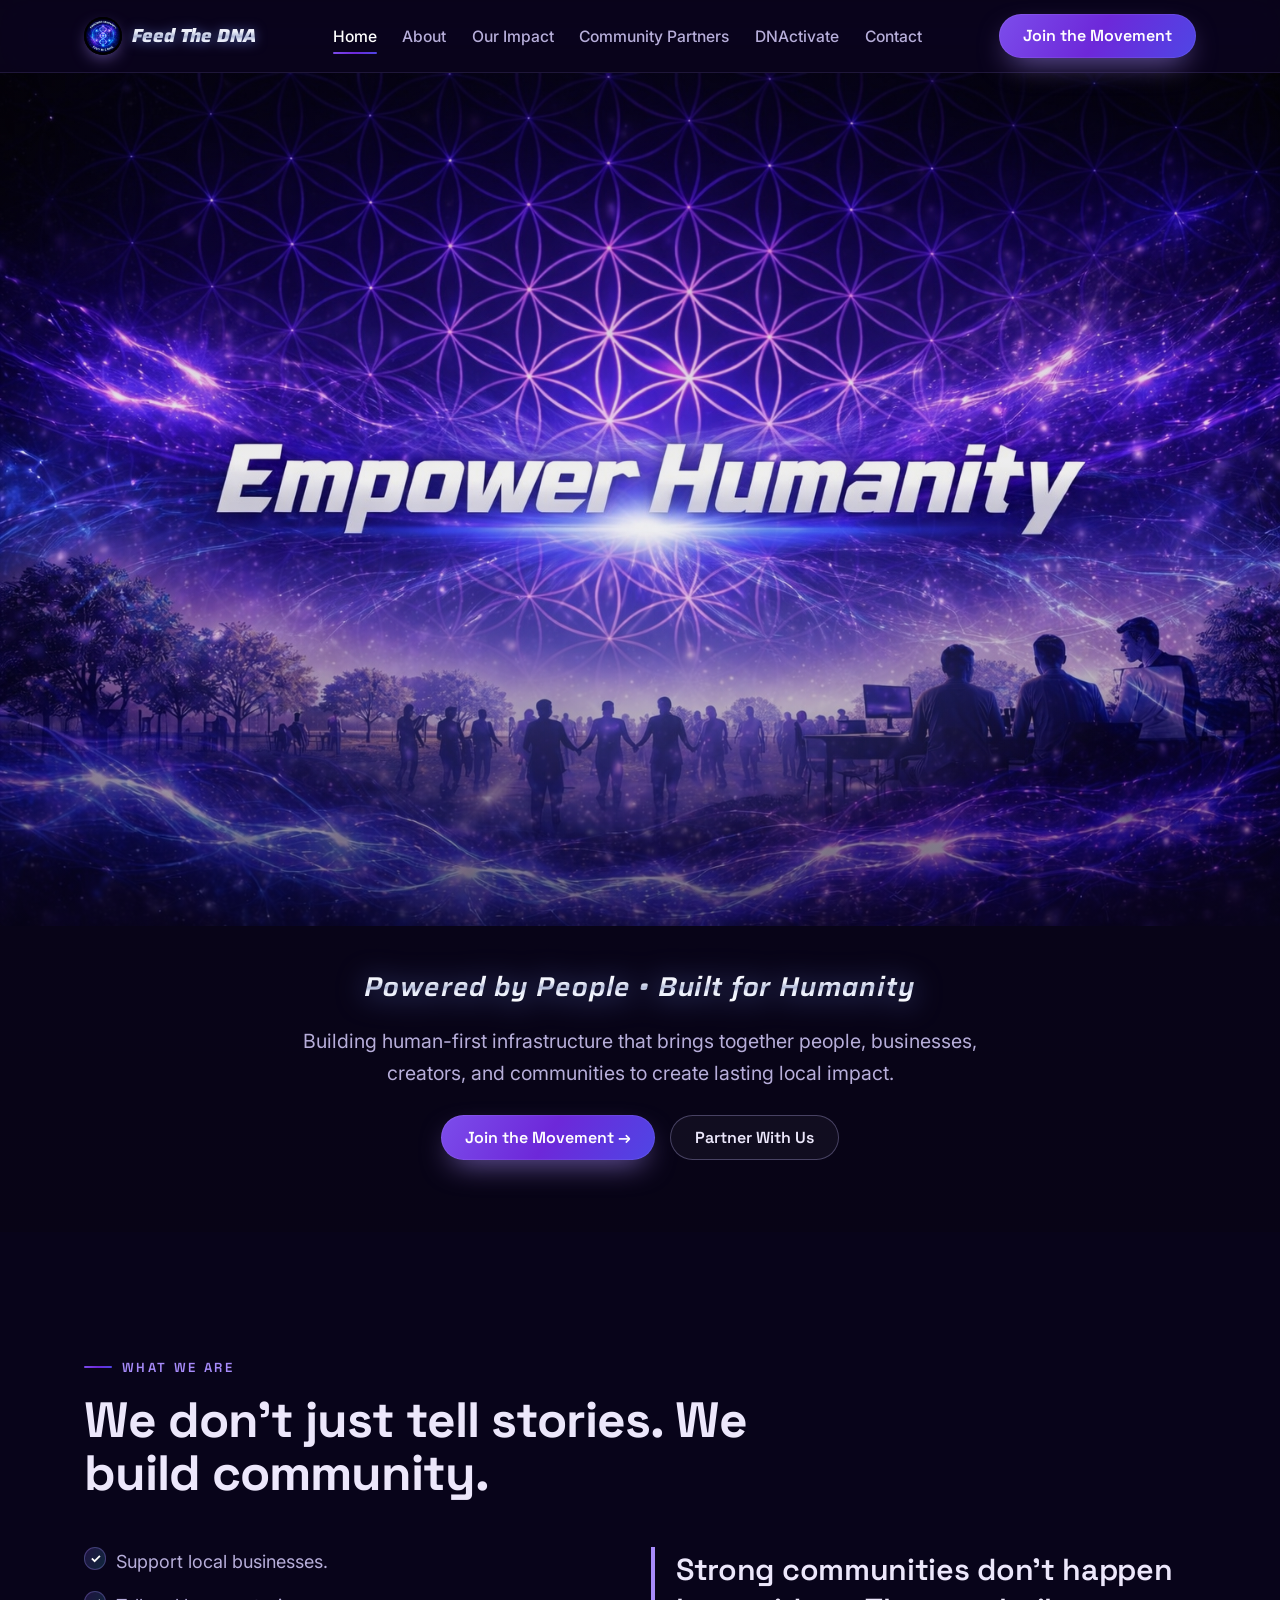
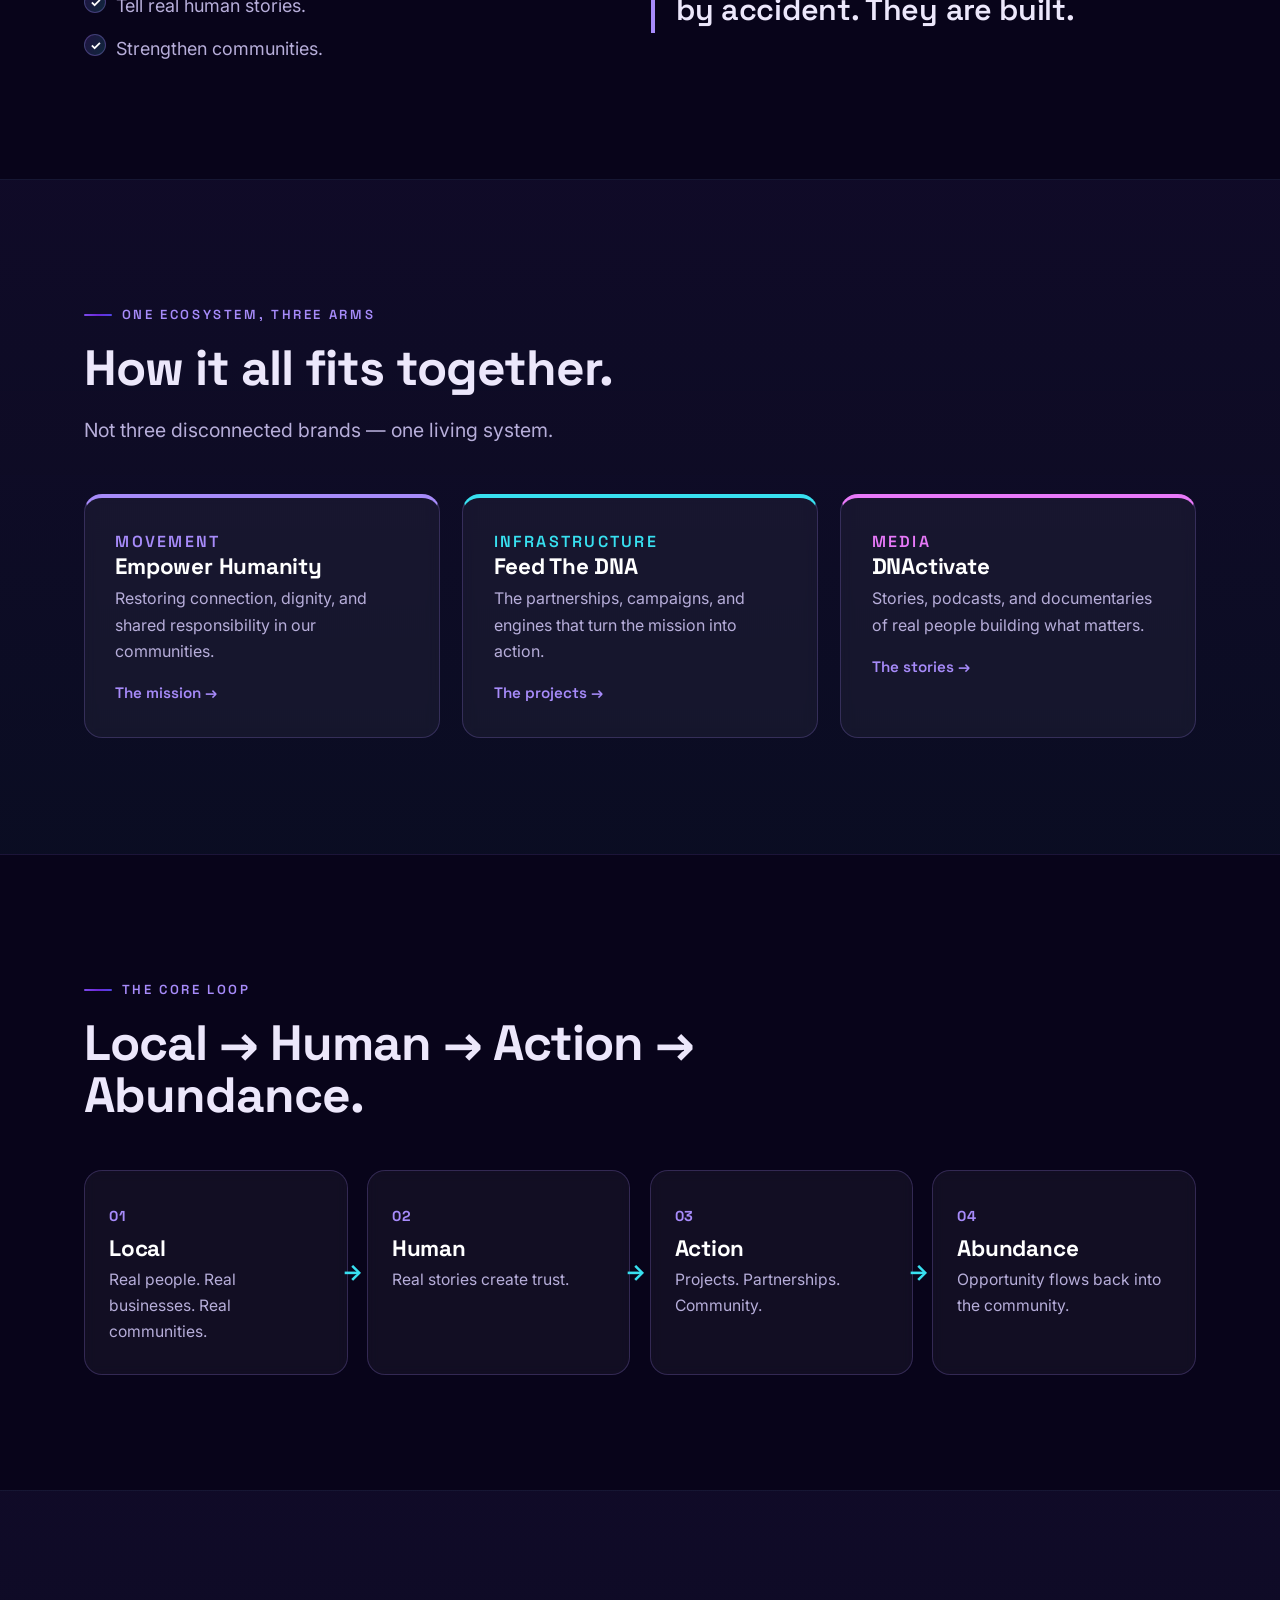
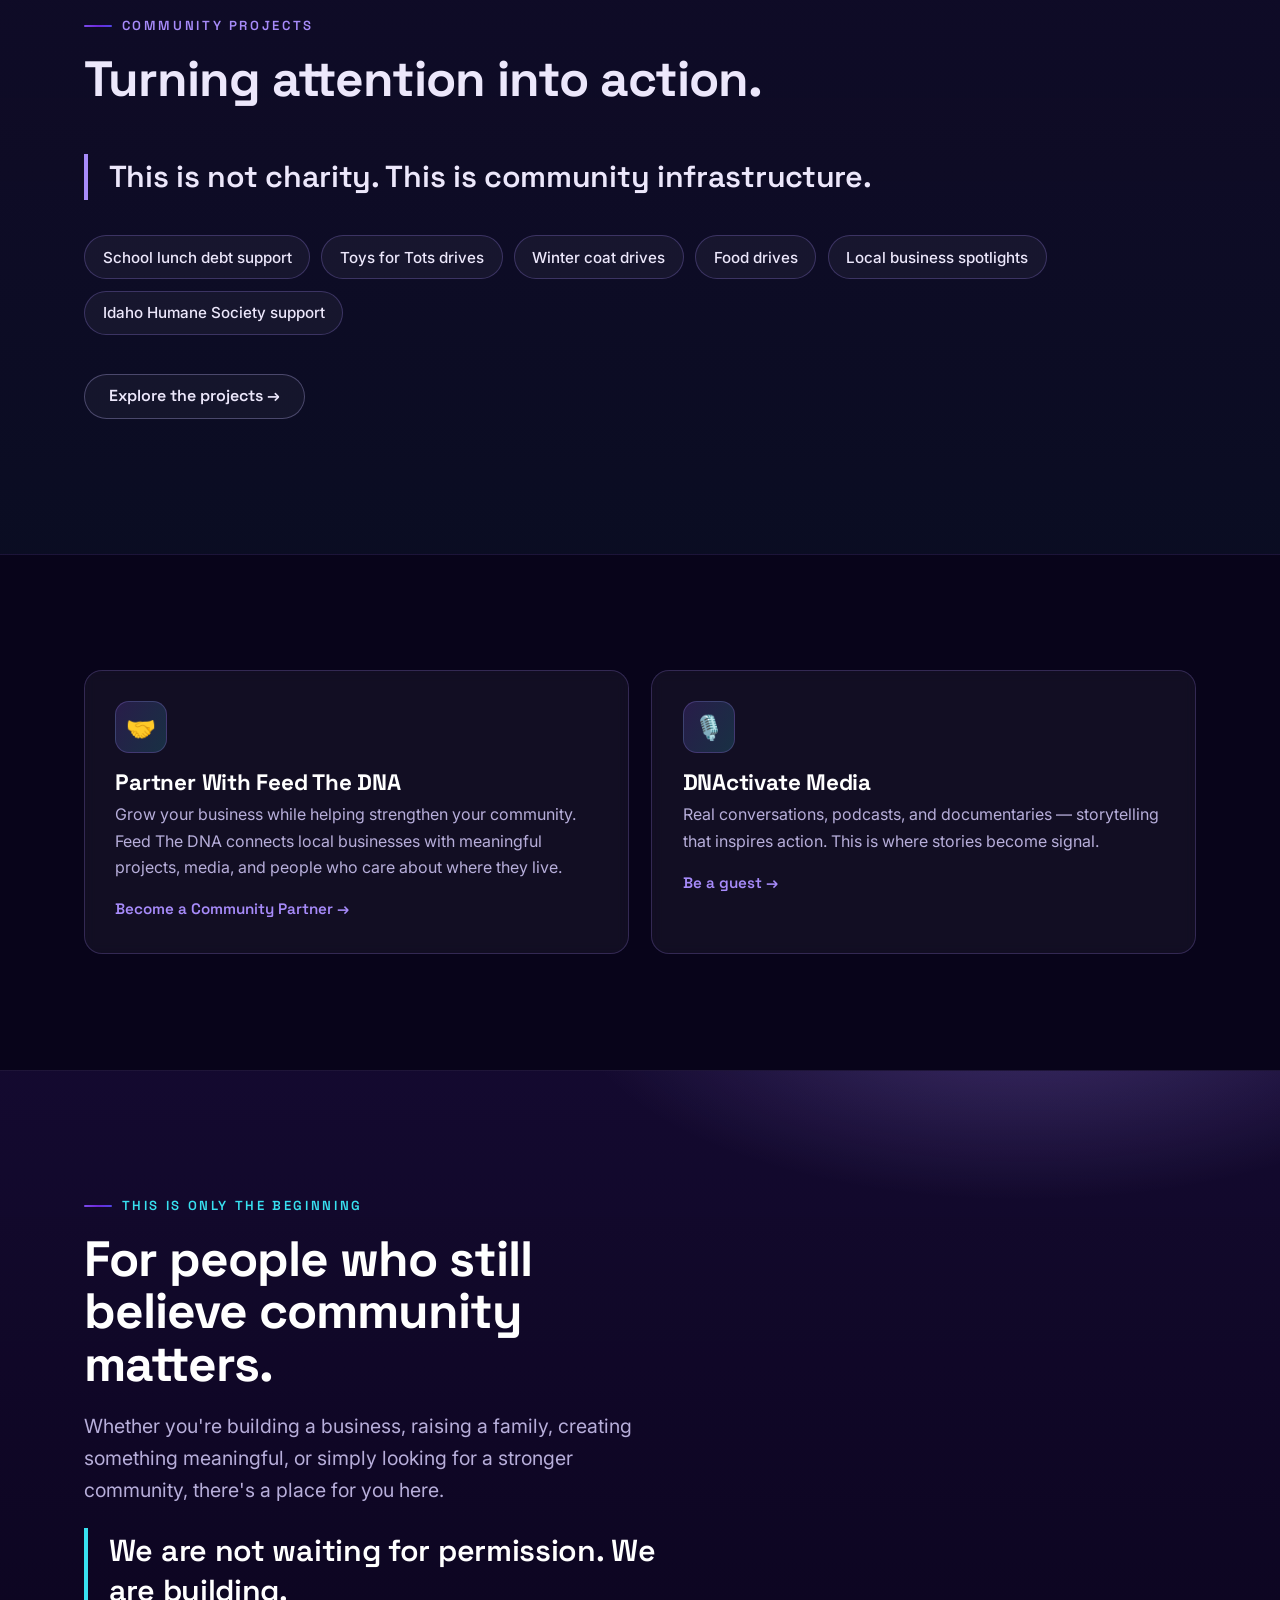
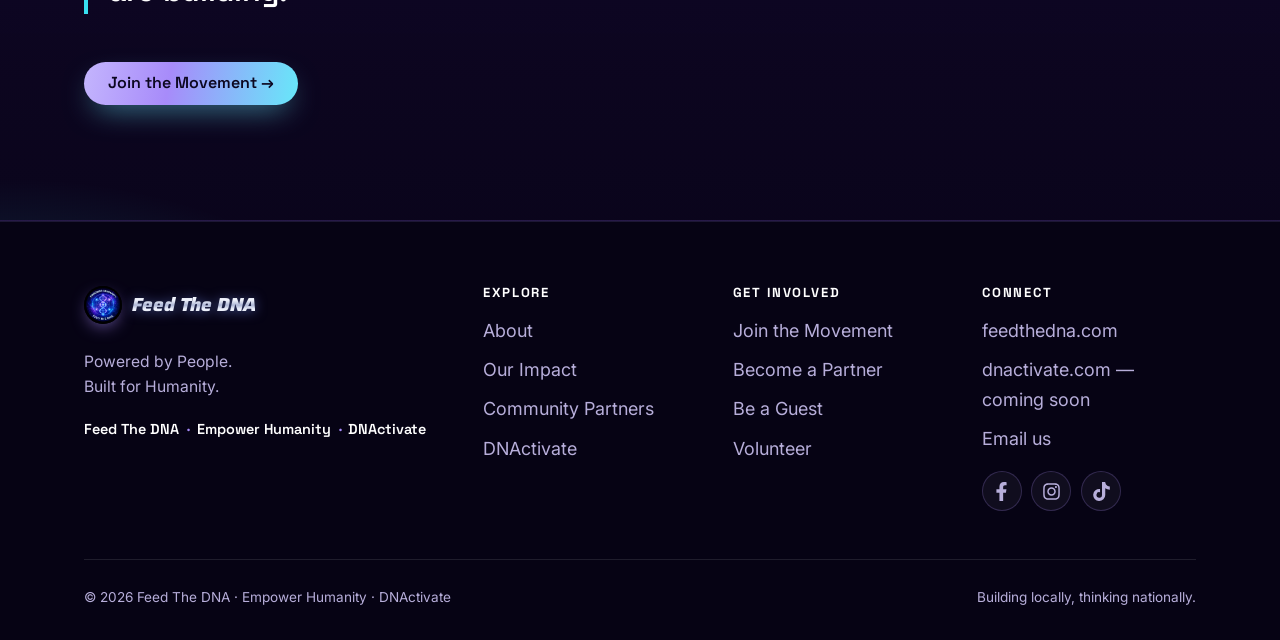
<file: index.html>
<!DOCTYPE html>
<html lang="en">
<head>
  <meta charset="UTF-8" />
  <meta name="viewport" content="width=device-width, initial-scale=1.0" />
  <!-- Google Tag Manager -->
  <script>(function(w,d,s,l,i){w[l]=w[l]||[];w[l].push({'gtm.start':
  new Date().getTime(),event:'gtm.js'});var f=d.getElementsByTagName(s)[0],
  j=d.createElement(s),dl=l!='dataLayer'?'&l='+l:'';j.async=true;j.src=
  'https://www.googletagmanager.com/gtm.js?id='+i+dl;f.parentNode.insertBefore(j,f);
  })(window,document,'script','dataLayer','GTM-PCZTRQVF');</script>
  <!-- End Google Tag Manager -->
  <title>Feed The DNA | Powered by People. Built for Humanity.</title>
  <meta name="description" content="Building human-first infrastructure that brings together people, businesses, creators, and communities to create lasting local impact — out of Idaho, through the Empower Humanity movement and DNActivate media." />
  <meta name="keywords" content="Feed The DNA, Empower Humanity, DNActivate, Idaho community builder, local business support, community infrastructure, human-first media, local podcast Idaho, Boise community projects, small business storytelling, community coalition, grassroots movement, community abundance" />
  <meta property="og:title" content="Feed The DNA | Powered by People. Built for Humanity." />
  <meta property="og:description" content="Building human-first infrastructure that brings together people, businesses, creators, and communities to create lasting local impact." />
  <meta property="og:type" content="website" />
  <link rel="preconnect" href="https://fonts.googleapis.com" />
  <link rel="preconnect" href="https://fonts.gstatic.com" crossorigin />
  <link href="https://fonts.googleapis.com/css2?family=Space+Grotesk:wght@500;600;700&family=Inter:wght@400;500;600&display=swap" rel="stylesheet" />
  <link rel="icon" type="image/png" href="assets/images/feedthedna-badge.png" />
  <link rel="stylesheet" href="css/styles.css" />
</head>
<body>
  <!-- Google Tag Manager (noscript) -->
  <noscript><iframe src="https://www.googletagmanager.com/ns.html?id=GTM-PCZTRQVF"
  height="0" width="0" style="display:none;visibility:hidden"></iframe></noscript>
  <!-- End Google Tag Manager (noscript) -->
  <!-- ===== Navigation ===== -->
  <header class="nav">
    <div class="container nav__inner">
      <a class="brand" href="index.html">
        <span class="brand__mark" aria-hidden="true"><img src="assets/images/feedthedna-badge.png" alt="" /></span>
        <span>Feed&nbsp;The&nbsp;DNA</span>
      </a>
      <nav aria-label="Primary">
        <ul class="nav__links">
          <li><a href="index.html" aria-current="page">Home</a></li>
          <li><a href="about.html">About</a></li>
          <li><a href="projects.html">Our Impact</a></li>
          <li><a href="partner.html">Community Partners</a></li>
          <li><a href="dnactivate.html">DNActivate</a></li>
          <li><a href="contact.html">Contact</a></li>
        </ul>
      </nav>
      <a class="btn btn--primary nav__cta" href="contact.html">Join the Movement</a>
      <button class="nav__toggle" aria-label="Menu" aria-expanded="false"><span></span><span></span><span></span></button>
    </div>
  </header>

  <main>
    <!-- ===== Hero (full-screen banner) ===== -->
    <section class="hero hero--photo hero--empower">
      <div class="container">
        <h1 class="visually-hidden">Feed The DNA — Powered by People. Built for Humanity.</h1>
        <p class="wordmark" style="font-size:clamp(1rem,2.4vw,1.7rem); font-weight:600; line-height:1.2; letter-spacing:.03em; margin:0 0 1.35rem;">Powered by People &bull; Built for Humanity</p>
        <p class="lead">Building human-first infrastructure that brings together people, businesses, creators, and communities to create lasting local impact.</p>
        <div class="hero__actions">
          <a class="btn btn--primary" href="contact.html">Join the Movement &rarr;</a>
          <a class="btn btn--ghost" href="partner.html">Partner With Us</a>
        </div>
      </div>
    </section>

    <!-- ===== What we are ===== -->
    <section class="section">
      <div class="container">
        <div class="section-head reveal">
          <p class="eyebrow">What we are</p>
          <h2>We don't just tell stories. We build community.</h2>
        </div>
        <div class="grid grid--2">
          <div class="reveal">
            <ul class="feature-list">
              <li>Support local businesses.</li>
              <li>Tell real human stories.</li>
              <li>Strengthen communities.</li>
            </ul>
          </div>
          <div class="reveal">
            <p class="callout">Strong communities don't happen by accident. They are built.</p>
          </div>
        </div>
      </div>
    </section>

    <!-- ===== Ecosystem ===== -->
    <section class="section section--alt" id="ecosystem">
      <div class="container">
        <div class="section-head reveal">
          <p class="eyebrow">One ecosystem, three arms</p>
          <h2>How it all fits together.</h2>
          <p class="lead">Not three disconnected brands &mdash; one living system.</p>
        </div>
        <div class="grid grid--3">
          <article class="card eco eco--movement reveal">
            <p class="eco__tag">Movement</p>
            <h3>Empower Humanity</h3>
            <p>Restoring connection, dignity, and shared responsibility in our communities.</p>
            <a class="card__link" href="about.html">The mission &rarr;</a>
          </article>
          <article class="card eco eco--infra reveal">
            <p class="eco__tag">Infrastructure</p>
            <h3>Feed The DNA</h3>
            <p>The partnerships, campaigns, and engines that turn the mission into action.</p>
            <a class="card__link" href="projects.html">The projects &rarr;</a>
          </article>
          <article class="card eco eco--media reveal">
            <p class="eco__tag">Media</p>
            <h3>DNActivate</h3>
            <p>Stories, podcasts, and documentaries of real people building what matters.</p>
            <a class="card__link" href="dnactivate.html">The stories &rarr;</a>
          </article>
        </div>
      </div>
    </section>

    <!-- ===== Operating loop ===== -->
    <section class="section">
      <div class="container">
        <div class="section-head reveal">
          <p class="eyebrow">The core loop</p>
          <h2>Local → Human → Action → Abundance.</h2>
        </div>
        <div class="loop">
          <div class="loop__step reveal"><h3>Local</h3><p>Real people. Real businesses. Real communities.</p></div>
          <div class="loop__step reveal"><h3>Human</h3><p>Real stories create trust.</p></div>
          <div class="loop__step reveal"><h3>Action</h3><p>Projects. Partnerships. Community.</p></div>
          <div class="loop__step reveal"><h3>Abundance</h3><p>Opportunity flows back into the community.</p></div>
        </div>
      </div>
    </section>

    <!-- ===== Projects teaser ===== -->
    <section class="section section--alt">
      <div class="container">
        <div class="section-head reveal">
          <p class="eyebrow">Community projects</p>
          <h2>Turning attention into action.</h2>
        </div>
        <p class="callout reveal" style="margin:0 0 2.2rem;">This is not charity. This is community infrastructure.</p>
        <ul class="pills reveal">
          <li>School lunch debt support</li>
          <li>Toys for Tots drives</li>
          <li>Winter coat drives</li>
          <li>Food drives</li>
          <li>Local business spotlights</li>
          <li>Idaho Humane Society support</li>
        </ul>
        <p class="reveal" style="margin-top:2.4rem;"><a class="btn btn--ghost" href="projects.html">Explore the projects &rarr;</a></p>
      </div>
    </section>

    <!-- ===== Partner + DNActivate split ===== -->
    <section class="section">
      <div class="container">
        <div class="grid grid--2">
          <article class="card reveal">
            <div class="card__icon">🤝</div>
            <h3>Partner With Feed The DNA</h3>
            <p>Grow your business while helping strengthen your community. Feed The DNA connects local businesses with meaningful projects, media, and people who care about where they live.</p>
            <a class="card__link" href="partner.html">Become a Community Partner &rarr;</a>
          </article>
          <article class="card reveal">
            <div class="card__icon">🎙️</div>
            <h3>DNActivate Media</h3>
            <p>Real conversations, podcasts, and documentaries &mdash; storytelling that inspires action. This is where stories become signal.</p>
            <a class="card__link" href="dnactivate.html">Be a guest &rarr;</a>
          </article>
        </div>
      </div>
    </section>

    <!-- ===== This is only the beginning ===== -->
    <section class="section band">
      <div class="container">
        <div class="section-head reveal" style="max-width:54ch;">
          <p class="eyebrow">This is only the beginning</p>
          <h2>For people who still believe community matters.</h2>
          <p class="lead">Whether you're building a business, raising a family, creating something meaningful, or simply looking for a stronger community, there's a place for you here.</p>
          <p class="callout" style="border-color:var(--gold-bright); color:#fff;">We are not waiting for permission. We are building.</p>
        </div>
        <div class="cta-row reveal" style="margin-top:.5rem;">
          <a class="btn btn--gold" href="contact.html">Join the Movement &rarr;</a>
        </div>
      </div>
    </section>
  </main>

  <!-- ===== Footer ===== -->
  <footer class="footer">
    <div class="container">
      <div class="footer__grid">
        <div>
          <a class="brand" href="index.html"><span class="brand__mark" aria-hidden="true"><img src="assets/images/feedthedna-badge.png" alt="" /></span><span>Feed&nbsp;The&nbsp;DNA</span></a>
          <p class="footer__tagline">Powered by People.<br />Built for Humanity.</p>
          <div class="footer__brands"><span>Feed The DNA</span><span>Empower Humanity</span><span>DNActivate</span></div>
        </div>
        <div>
          <h4>Explore</h4>
          <ul>
            <li><a href="about.html">About</a></li>
            <li><a href="projects.html">Our Impact</a></li>
            <li><a href="partner.html">Community Partners</a></li>
            <li><a href="dnactivate.html">DNActivate</a></li>
          </ul>
        </div>
        <div>
          <h4>Get involved</h4>
          <ul>
            <li><a href="contact.html">Join the Movement</a></li>
            <li><a href="partner.html">Become a Partner</a></li>
            <li><a href="dnactivate.html">Be a Guest</a></li>
            <li><a href="contact.html">Volunteer</a></li>
          </ul>
        </div>
        <div>
          <h4>Connect</h4>
          <ul>
            <li><a href="https://www.feedthedna.com" target="_blank" rel="noopener">feedthedna.com</a></li>
            <li><a href="https://www.dnactivate.com" target="_blank" rel="noopener">dnactivate.com &mdash; coming soon</a></li>
            <li><a href="contact.html">Email us</a></li>
          </ul>
          <div class="socials">
            <a class="social" href="https://www.facebook.com/share/1DpHsLjk6c" target="_blank" rel="noopener" aria-label="Facebook"><svg viewBox="0 0 320 512" aria-hidden="true"><path d="M279.14 288l14.22-92.66h-88.91v-60.13c0-25.35 12.42-50.06 52.24-50.06h40.42V6.26S260.43 0 225.36 0c-73.22 0-121.08 44.38-121.08 124.72v70.62H22.89V288h81.39v224h100.17V288z"/></svg></a>
            <a class="social" href="https://www.instagram.com/stantonsonanisland/" target="_blank" rel="noopener" aria-label="Instagram"><svg viewBox="0 0 448 512" aria-hidden="true"><path d="M224.1 141c-63.6 0-114.9 51.3-114.9 114.9s51.3 114.9 114.9 114.9S339 319.5 339 255.9 287.7 141 224.1 141zm0 189.6c-41.1 0-74.7-33.5-74.7-74.7s33.5-74.7 74.7-74.7 74.7 33.5 74.7 74.7-33.6 74.7-74.7 74.7zm146.4-194.3c0 14.9-12 26.8-26.8 26.8-14.9 0-26.8-12-26.8-26.8s12-26.8 26.8-26.8 26.8 12 26.8 26.8zm76.1 27.2c-1.7-35.9-9.9-67.7-36.2-93.9-26.2-26.2-58-34.4-93.9-36.2-37-2.1-147.9-2.1-184.9 0-35.8 1.7-67.6 9.9-93.9 36.1s-34.4 58-36.2 93.9c-2.1 37-2.1 147.9 0 184.9 1.7 35.9 9.9 67.7 36.2 93.9s58 34.4 93.9 36.2c37 2.1 147.9 2.1 184.9 0 35.9-1.7 67.7-9.9 93.9-36.2 26.2-26.2 34.4-58 36.2-93.9 2.1-37 2.1-147.8 0-184.8zM398.8 388c-7.8 19.6-22.9 34.7-42.6 42.6-29.5 11.7-99.5 9-132.1 9s-102.7 2.6-132.1-9c-19.6-7.8-34.7-22.9-42.6-42.6-11.7-29.5-9-99.5-9-132.1s-2.6-102.7 9-132.1c7.8-19.6 22.9-34.7 42.6-42.6 29.5-11.7 99.5-9 132.1-9s102.7-2.6 132.1 9c19.6 7.8 34.7 22.9 42.6 42.6 11.7 29.5 9 99.5 9 132.1s2.7 102.7-9 132.1z"/></svg></a>
            <a class="social" href="https://www.tiktok.com/@stantonsonanisland" target="_blank" rel="noopener" aria-label="TikTok"><svg viewBox="0 0 448 512" aria-hidden="true"><path d="M448 209.91a210.06 210.06 0 0 1-122.77-39.25V349.38A162.55 162.55 0 1 1 185 188.31V278.2a74.62 74.62 0 1 0 52.23 71.18V0h88a121.18 121.18 0 0 0 1.86 22.17h0A122.18 122.18 0 0 0 381 102.39a121.43 121.43 0 0 0 67 20.14z"/></svg></a>
          </div>
        </div>
      </div>
      <div class="footer__bottom">
        <span>© <span data-year>2026</span> Feed The DNA · Empower Humanity · DNActivate</span>
        <span>Building locally, thinking nationally.</span>
      </div>
    </div>
  </footer>

  <script src="js/main.js"></script>
</body>
</html>
</file>
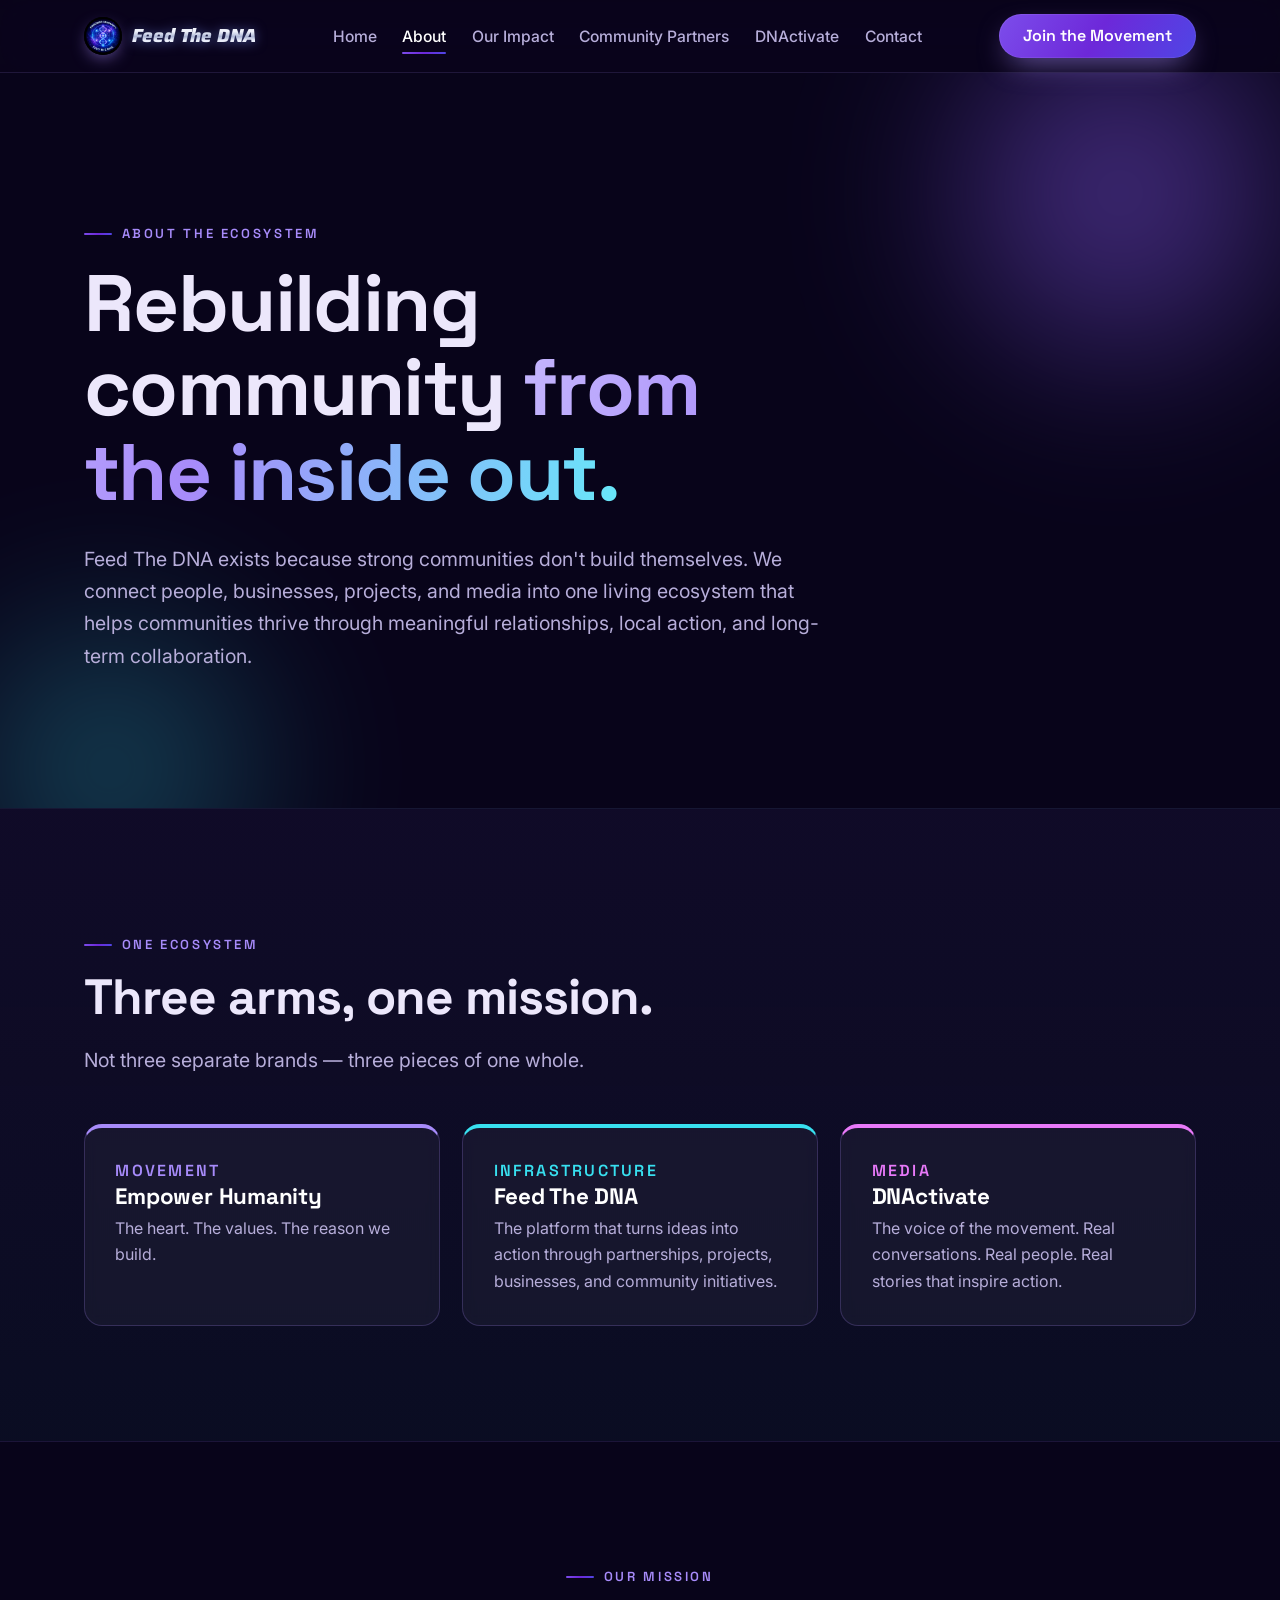
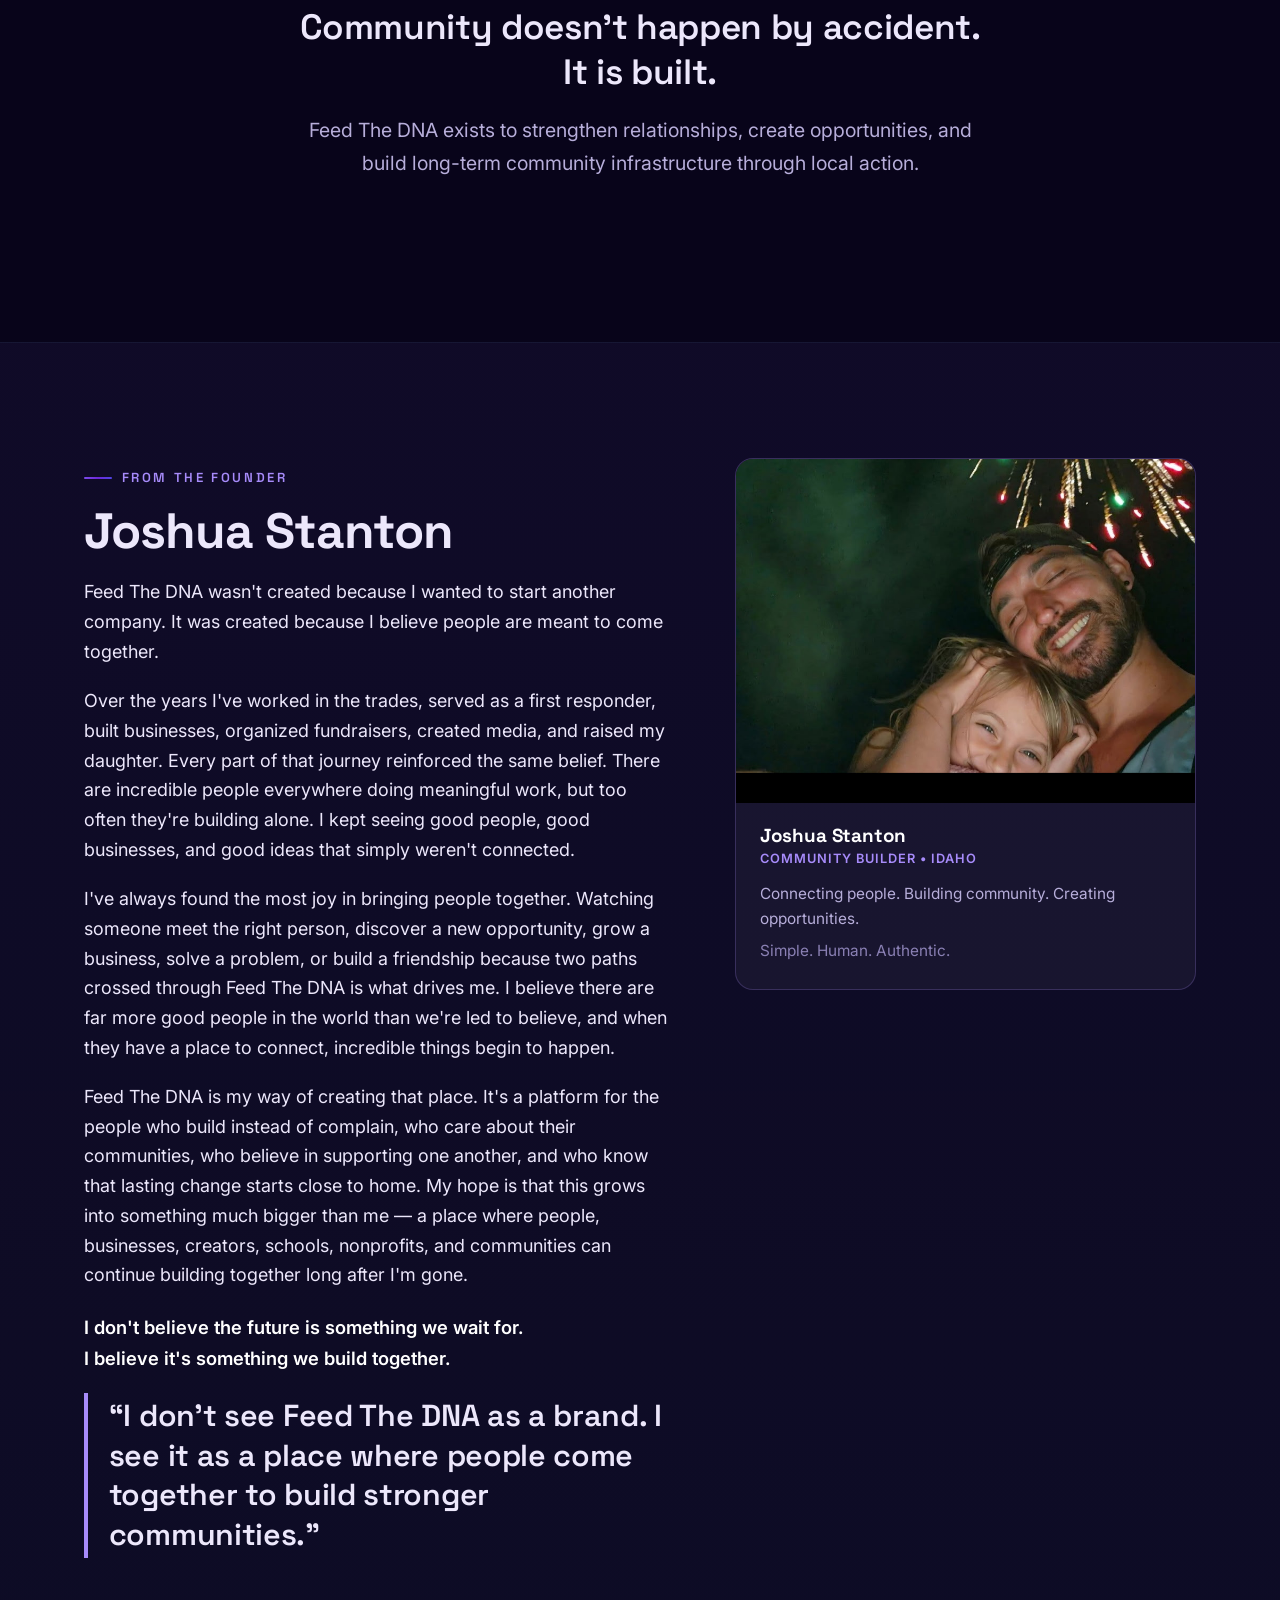
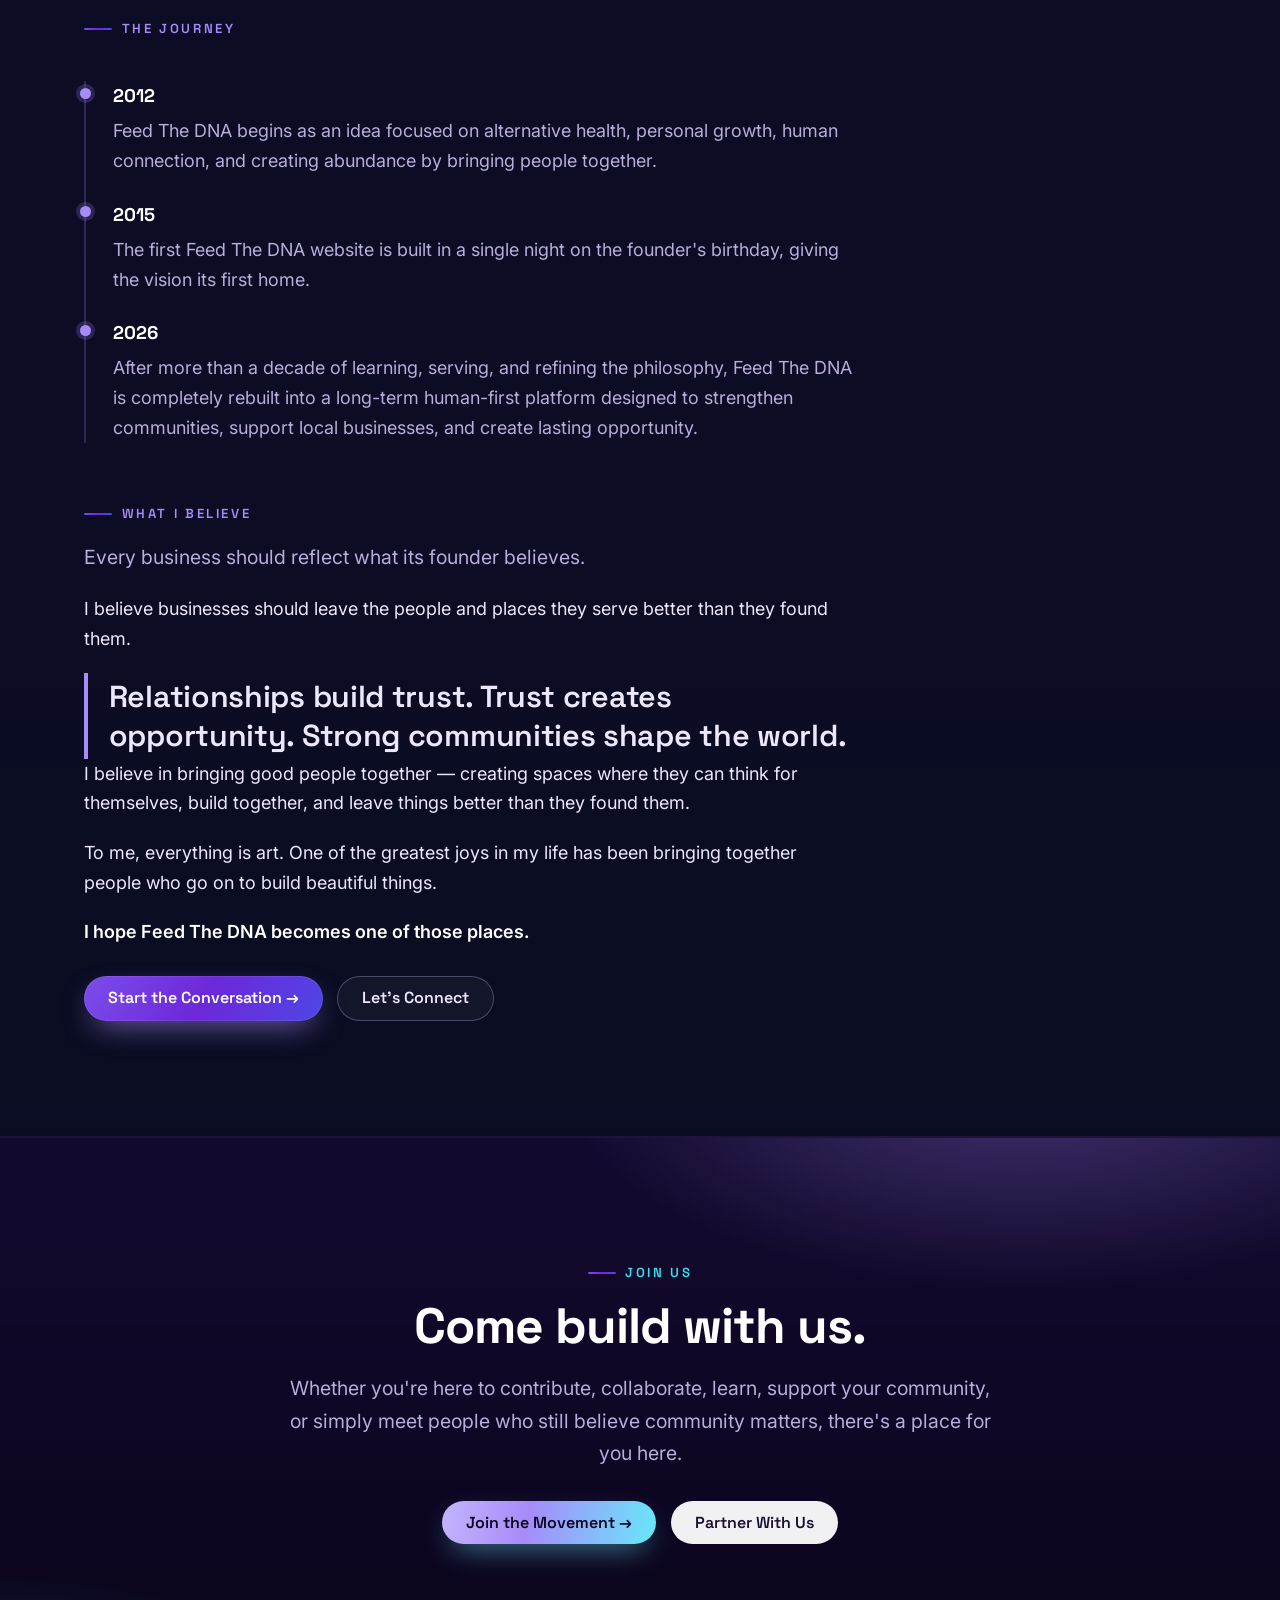
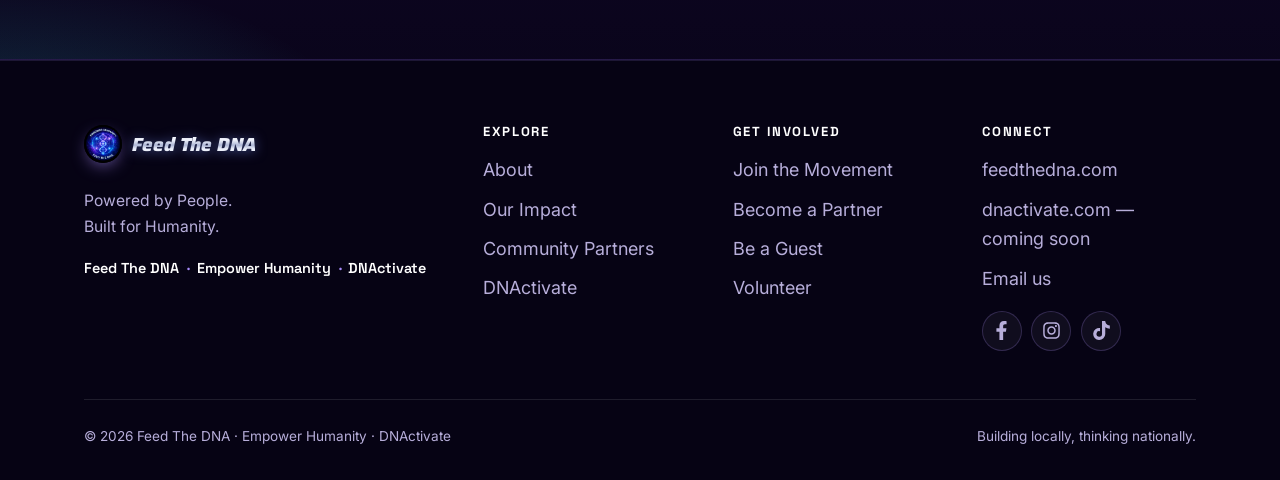
<file: about.html>
<!DOCTYPE html>
<html lang="en">
<head>
  <meta charset="UTF-8" />
  <meta name="viewport" content="width=device-width, initial-scale=1.0" />
  <!-- Google Tag Manager -->
  <script>(function(w,d,s,l,i){w[l]=w[l]||[];w[l].push({'gtm.start':
  new Date().getTime(),event:'gtm.js'});var f=d.getElementsByTagName(s)[0],
  j=d.createElement(s),dl=l!='dataLayer'?'&l='+l:'';j.async=true;j.src=
  'https://www.googletagmanager.com/gtm.js?id='+i+dl;f.parentNode.insertBefore(j,f);
  })(window,document,'script','dataLayer','GTM-PCZTRQVF');</script>
  <!-- End Google Tag Manager -->
  <title>About · The Movement, The Infrastructure, The Media | Feed The DNA</title>
  <meta name="description" content="The story of Feed The DNA, Empower Humanity, and DNActivate — one human-first ecosystem rebuilding community from the inside out, founded by Idaho community builder Joshua Stanton." />
  <meta name="keywords" content="Feed The DNA about, Empower Humanity, DNActivate, Joshua Stanton, Idaho community builder, community infrastructure, human potential, grassroots movement" />
  <link rel="preconnect" href="https://fonts.googleapis.com" />
  <link rel="preconnect" href="https://fonts.gstatic.com" crossorigin />
  <link href="https://fonts.googleapis.com/css2?family=Space+Grotesk:wght@500;600;700&family=Inter:wght@400;500;600&display=swap" rel="stylesheet" />
  <link rel="icon" type="image/png" href="assets/images/feedthedna-badge.png" />
  <link rel="stylesheet" href="css/styles.css" />
</head>
<body>
  <!-- Google Tag Manager (noscript) -->
  <noscript><iframe src="https://www.googletagmanager.com/ns.html?id=GTM-PCZTRQVF"
  height="0" width="0" style="display:none;visibility:hidden"></iframe></noscript>
  <!-- End Google Tag Manager (noscript) -->

  <header class="nav">
    <div class="container nav__inner">
      <a class="brand" href="index.html">
        <span class="brand__mark" aria-hidden="true"><img src="assets/images/feedthedna-badge.png" alt="" /></span>
        <span>Feed&nbsp;The&nbsp;DNA</span>
      </a>
      <nav aria-label="Primary">
        <ul class="nav__links">
          <li><a href="index.html">Home</a></li>
          <li><a href="about.html" aria-current="page">About</a></li>
          <li><a href="projects.html">Our Impact</a></li>
          <li><a href="partner.html">Community Partners</a></li>
          <li><a href="dnactivate.html">DNActivate</a></li>
          <li><a href="contact.html">Contact</a></li>
        </ul>
      </nav>
      <a class="btn btn--primary nav__cta" href="contact.html">Join the Movement</a>
      <button class="nav__toggle" aria-label="Menu" aria-expanded="false"><span></span><span></span><span></span></button>
    </div>
  </header>

  <main>
    <!-- Hero -->
    <section class="hero">
      <div class="hero__bg" aria-hidden="true">
        <div class="hero__blob hero__blob--1"></div>
        <div class="hero__blob hero__blob--2"></div>
      </div>
      <div class="container">
        <p class="eyebrow">About the ecosystem</p>
        <h1 style="max-width:14ch;">Rebuilding community <span class="text-gradient">from the inside out.</span></h1>
        <p class="lead">Feed The DNA exists because strong communities don't build themselves. We connect people, businesses, projects, and media into one living ecosystem that helps communities thrive through meaningful relationships, local action, and long-term collaboration.</p>
      </div>
    </section>

    <!-- Brand architecture -->
    <section class="section section--alt">
      <div class="container">
        <div class="section-head reveal">
          <p class="eyebrow">One ecosystem</p>
          <h2>Three arms, one mission.</h2>
          <p class="lead">Not three separate brands &mdash; three pieces of one whole.</p>
        </div>

        <div class="grid grid--3">
          <article class="card eco eco--movement reveal">
            <p class="eco__tag">Movement</p>
            <h3>Empower Humanity</h3>
            <p>The heart. The values. The reason we build.</p>
          </article>
          <article class="card eco eco--infra reveal">
            <p class="eco__tag">Infrastructure</p>
            <h3>Feed The DNA</h3>
            <p>The platform that turns ideas into action through partnerships, projects, businesses, and community initiatives.</p>
          </article>
          <article class="card eco eco--media reveal">
            <p class="eco__tag">Media</p>
            <h3>DNActivate</h3>
            <p>The voice of the movement. Real conversations. Real people. Real stories that inspire action.</p>
          </article>
        </div>
      </div>
    </section>

    <!-- Mission statement -->
    <section class="section">
      <div class="container">
        <div class="section-head section-head--center reveal">
          <p class="eyebrow" style="justify-content:center;">Our mission</p>
          <p class="callout" style="border:0; padding:0; text-align:center; font-size:clamp(1.5rem,3.2vw,2.2rem);">Community doesn't happen by accident. It is built.</p>
          <p class="lead" style="margin:1.2rem auto 0; max-width:60ch;">Feed The DNA exists to strengthen relationships, create opportunities, and build long-term community infrastructure through local action.</p>
        </div>
      </div>
    </section>

    <!-- Founder -->
    <section class="section section--alt" id="founder">
      <div class="container">
        <div class="hero__grid">
          <div class="reveal">
            <p class="eyebrow">From the founder</p>
            <h2>Joshua Stanton</h2>
            <p>Feed The DNA wasn't created because I wanted to start another company. It was created because I believe people are meant to come together.</p>
            <p>Over the years I've worked in the trades, served as a first responder, built businesses, organized fundraisers, created media, and raised my daughter. Every part of that journey reinforced the same belief. There are incredible people everywhere doing meaningful work, but too often they're building alone. I kept seeing good people, good businesses, and good ideas that simply weren't connected.</p>
            <p>I've always found the most joy in bringing people together. Watching someone meet the right person, discover a new opportunity, grow a business, solve a problem, or build a friendship because two paths crossed through Feed The DNA is what drives me. I believe there are far more good people in the world than we're led to believe, and when they have a place to connect, incredible things begin to happen.</p>
            <p>Feed The DNA is my way of creating that place. It's a platform for the people who build instead of complain, who care about their communities, who believe in supporting one another, and who know that lasting change starts close to home. My hope is that this grows into something much bigger than me &mdash; a place where people, businesses, creators, schools, nonprofits, and communities can continue building together long after I'm gone.</p>
            <p style="font-weight:600; color:#fff; font-size:1.15rem; margin-top:1.4rem;">I don't believe the future is something we wait for.<br />I believe it's something we build together.</p>
            <p class="callout">&ldquo;I don't see Feed The DNA as a brand. I see it as a place where people come together to build stronger communities.&rdquo;</p>
          </div>
          <aside class="person reveal" style="align-self:start;">
            <div class="person__photo"><img src="assets/images/joshua-stanton.jpg" alt="Joshua Stanton" /></div>
            <div class="person__body">
              <h3 class="person__name">Joshua Stanton</h3>
              <p class="person__role">Community Builder • Idaho</p>
              <p class="person__bio">Connecting people. Building community. Creating opportunities.</p>
              <p class="person__bio" style="margin-top:.45rem; color:var(--ink-faint);">Simple. Human. Authentic.</p>
            </div>
          </aside>
        </div>

        <!-- The journey -->
        <div class="reveal" style="margin-top:3.2rem;">
          <p class="eyebrow">The journey</p>
          <div class="timeline">
            <div class="timeline__item">
              <div class="timeline__year">2012</div>
              <p>Feed The DNA begins as an idea focused on alternative health, personal growth, human connection, and creating abundance by bringing people together.</p>
            </div>
            <div class="timeline__item">
              <div class="timeline__year">2015</div>
              <p>The first Feed The DNA website is built in a single night on the founder's birthday, giving the vision its first home.</p>
            </div>
            <div class="timeline__item">
              <div class="timeline__year">2026</div>
              <p>After more than a decade of learning, serving, and refining the philosophy, Feed The DNA is completely rebuilt into a long-term human-first platform designed to strengthen communities, support local businesses, and create lasting opportunity.</p>
            </div>
          </div>
        </div>

        <!-- Founder philosophy -->
        <div class="reveal" style="max-width:70ch; margin-top:3.2rem;">
          <p class="eyebrow">What I believe</p>
          <p class="lead">Every business should reflect what its founder believes.</p>
          <p>I believe businesses should leave the people and places they serve better than they found them.</p>
          <p class="callout">Relationships build trust. Trust creates opportunity. Strong communities shape the world.</p>
          <p>I believe in bringing good people together &mdash; creating spaces where they can think for themselves, build together, and leave things better than they found them.</p>
          <p>To me, everything is art. One of the greatest joys in my life has been bringing together people who go on to build beautiful things.</p>
          <p style="font-weight:600; color:#fff;">I hope Feed The DNA becomes one of those places.</p>
          <div class="cta-row" style="margin-top:1.8rem;">
            <a class="btn btn--primary" href="contact.html">Start the Conversation &rarr;</a>
            <a class="btn btn--ghost" href="contact.html">Let's Connect</a>
          </div>
        </div>
      </div>
    </section>

    <!-- CTA band -->
    <section class="section band">
      <div class="container">
        <div class="section-head section-head--center reveal" style="margin-bottom:2rem;">
          <p class="eyebrow" style="justify-content:center;">Join us</p>
          <h2>Come build with us.</h2>
          <p class="lead" style="margin-inline:auto;">Whether you're here to contribute, collaborate, learn, support your community, or simply meet people who still believe community matters, there's a place for you here.</p>
        </div>
        <div class="cta-row reveal" style="justify-content:center;">
          <a class="btn btn--gold" href="contact.html">Join the Movement &rarr;</a>
          <a class="btn btn--light" href="partner.html">Partner With Us</a>
        </div>
      </div>
    </section>
  </main>

  <footer class="footer">
    <div class="container">
      <div class="footer__grid">
        <div>
          <a class="brand" href="index.html"><span class="brand__mark" aria-hidden="true"><img src="assets/images/feedthedna-badge.png" alt="" /></span><span>Feed&nbsp;The&nbsp;DNA</span></a>
          <p class="footer__tagline">Powered by People.<br />Built for Humanity.</p>
          <div class="footer__brands"><span>Feed The DNA</span><span>Empower Humanity</span><span>DNActivate</span></div>
        </div>
        <div>
          <h4>Explore</h4>
          <ul>
            <li><a href="about.html">About</a></li>
            <li><a href="projects.html">Our Impact</a></li>
            <li><a href="partner.html">Community Partners</a></li>
            <li><a href="dnactivate.html">DNActivate</a></li>
          </ul>
        </div>
        <div>
          <h4>Get involved</h4>
          <ul>
            <li><a href="contact.html">Join the Movement</a></li>
            <li><a href="partner.html">Become a Partner</a></li>
            <li><a href="dnactivate.html">Be a Guest</a></li>
            <li><a href="contact.html">Volunteer</a></li>
          </ul>
        </div>
        <div>
          <h4>Connect</h4>
          <ul>
            <li><a href="https://www.feedthedna.com" target="_blank" rel="noopener">feedthedna.com</a></li>
            <li><a href="https://www.dnactivate.com" target="_blank" rel="noopener">dnactivate.com &mdash; coming soon</a></li>
            <li><a href="contact.html">Email us</a></li>
          </ul>
          <div class="socials">
            <a class="social" href="https://www.facebook.com/share/1DpHsLjk6c" target="_blank" rel="noopener" aria-label="Facebook"><svg viewBox="0 0 320 512" aria-hidden="true"><path d="M279.14 288l14.22-92.66h-88.91v-60.13c0-25.35 12.42-50.06 52.24-50.06h40.42V6.26S260.43 0 225.36 0c-73.22 0-121.08 44.38-121.08 124.72v70.62H22.89V288h81.39v224h100.17V288z"/></svg></a>
            <a class="social" href="https://www.instagram.com/stantonsonanisland/" target="_blank" rel="noopener" aria-label="Instagram"><svg viewBox="0 0 448 512" aria-hidden="true"><path d="M224.1 141c-63.6 0-114.9 51.3-114.9 114.9s51.3 114.9 114.9 114.9S339 319.5 339 255.9 287.7 141 224.1 141zm0 189.6c-41.1 0-74.7-33.5-74.7-74.7s33.5-74.7 74.7-74.7 74.7 33.5 74.7 74.7-33.6 74.7-74.7 74.7zm146.4-194.3c0 14.9-12 26.8-26.8 26.8-14.9 0-26.8-12-26.8-26.8s12-26.8 26.8-26.8 26.8 12 26.8 26.8zm76.1 27.2c-1.7-35.9-9.9-67.7-36.2-93.9-26.2-26.2-58-34.4-93.9-36.2-37-2.1-147.9-2.1-184.9 0-35.8 1.7-67.6 9.9-93.9 36.1s-34.4 58-36.2 93.9c-2.1 37-2.1 147.9 0 184.9 1.7 35.9 9.9 67.7 36.2 93.9s58 34.4 93.9 36.2c37 2.1 147.9 2.1 184.9 0 35.9-1.7 67.7-9.9 93.9-36.2 26.2-26.2 34.4-58 36.2-93.9 2.1-37 2.1-147.8 0-184.8zM398.8 388c-7.8 19.6-22.9 34.7-42.6 42.6-29.5 11.7-99.5 9-132.1 9s-102.7 2.6-132.1-9c-19.6-7.8-34.7-22.9-42.6-42.6-11.7-29.5-9-99.5-9-132.1s-2.6-102.7 9-132.1c7.8-19.6 22.9-34.7 42.6-42.6 29.5-11.7 99.5-9 132.1-9s102.7-2.6 132.1 9c19.6 7.8 34.7 22.9 42.6 42.6 11.7 29.5 9 99.5 9 132.1s2.7 102.7-9 132.1z"/></svg></a>
            <a class="social" href="https://www.tiktok.com/@stantonsonanisland" target="_blank" rel="noopener" aria-label="TikTok"><svg viewBox="0 0 448 512" aria-hidden="true"><path d="M448 209.91a210.06 210.06 0 0 1-122.77-39.25V349.38A162.55 162.55 0 1 1 185 188.31V278.2a74.62 74.62 0 1 0 52.23 71.18V0h88a121.18 121.18 0 0 0 1.86 22.17h0A122.18 122.18 0 0 0 381 102.39a121.43 121.43 0 0 0 67 20.14z"/></svg></a>
          </div>
        </div>
      </div>
      <div class="footer__bottom">
        <span>© <span data-year>2026</span> Feed The DNA · Empower Humanity · DNActivate</span>
        <span>Building locally, thinking nationally.</span>
      </div>
    </div>
  </footer>

  <script src="js/main.js"></script>
</body>
</html>
</file>
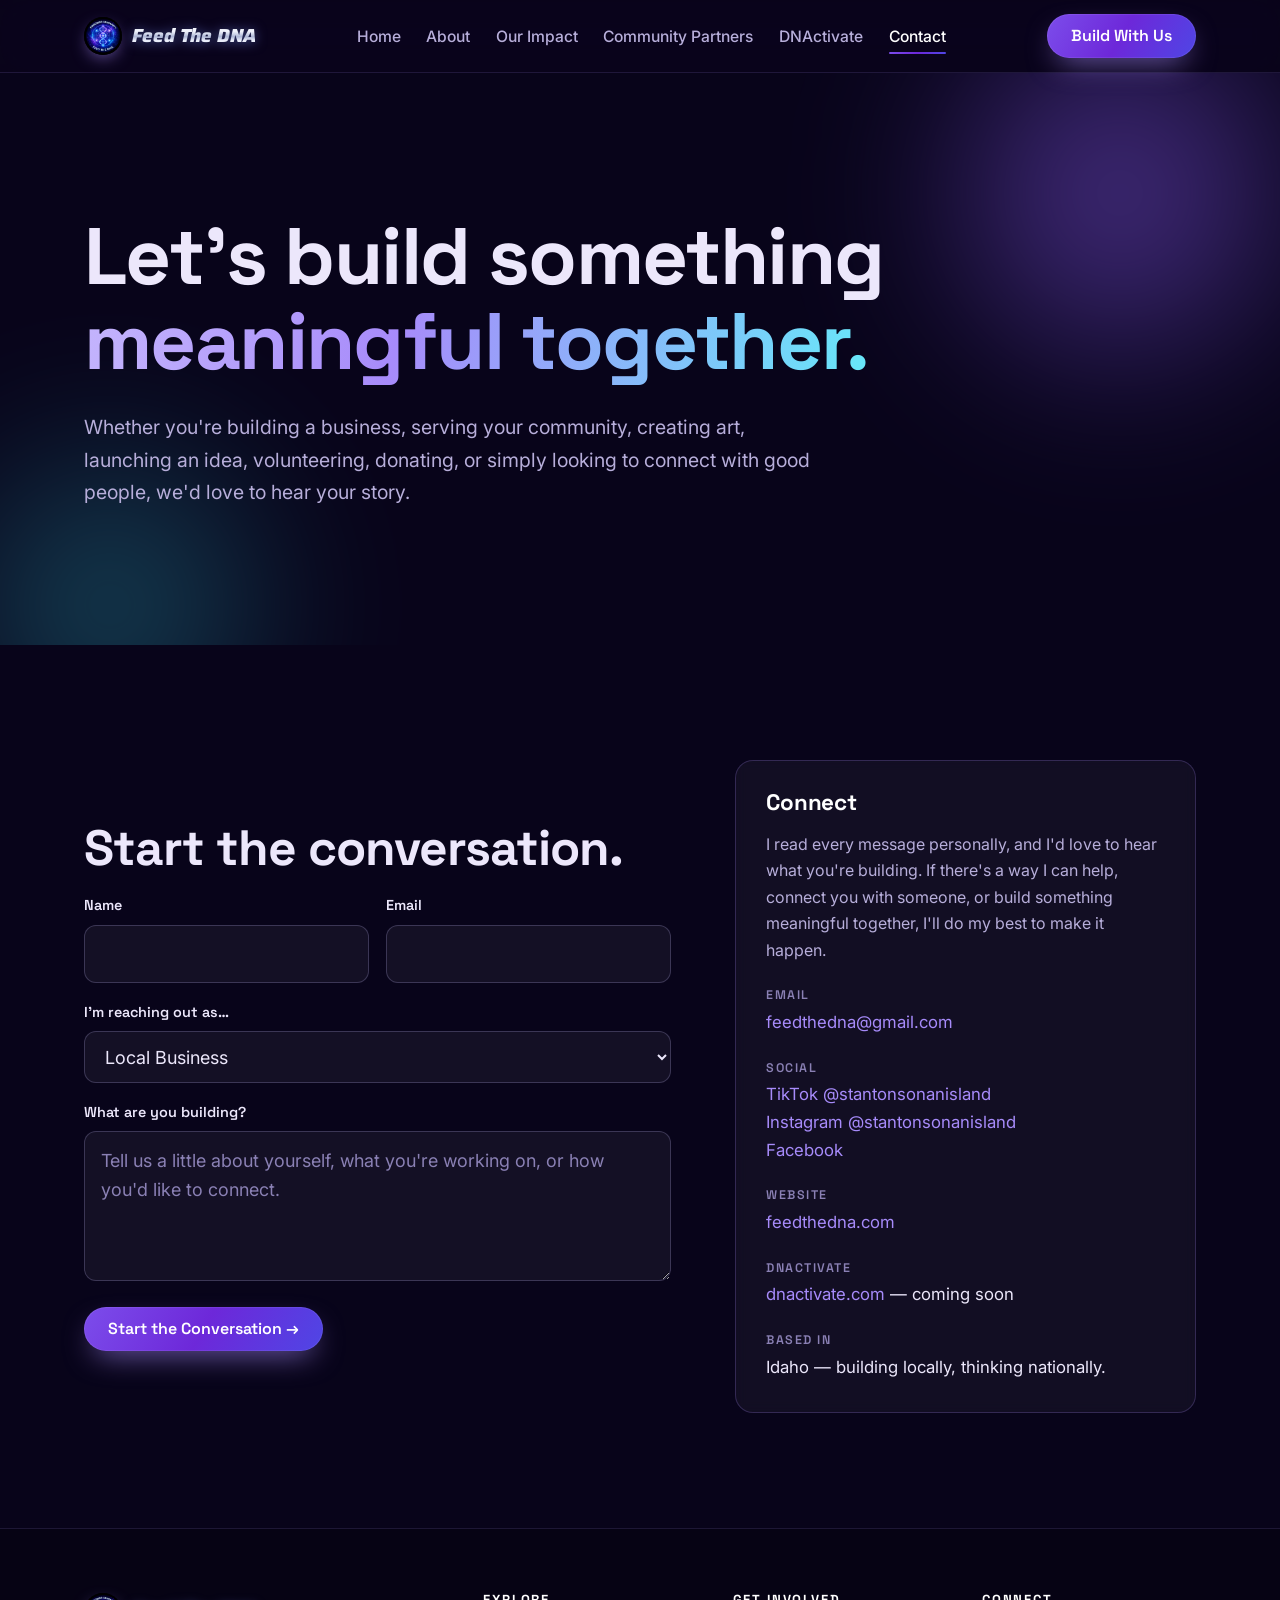
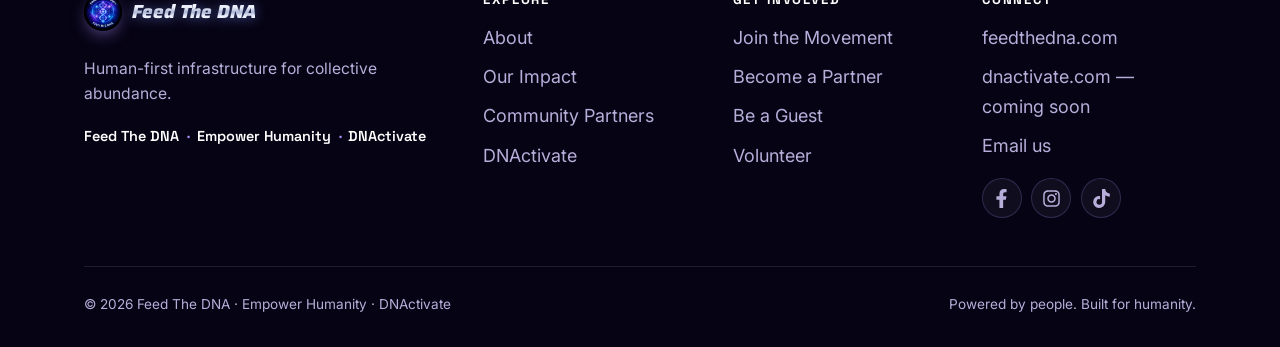
<file: contact.html>
<!DOCTYPE html>
<html lang="en">
<head>
  <meta charset="UTF-8" />
  <meta name="viewport" content="width=device-width, initial-scale=1.0" />
  <!-- Google Tag Manager -->
  <script>(function(w,d,s,l,i){w[l]=w[l]||[];w[l].push({'gtm.start':
  new Date().getTime(),event:'gtm.js'});var f=d.getElementsByTagName(s)[0],
  j=d.createElement(s),dl=l!='dataLayer'?'&l='+l:'';j.async=true;j.src=
  'https://www.googletagmanager.com/gtm.js?id='+i+dl;f.parentNode.insertBefore(j,f);
  })(window,document,'script','dataLayer','GTM-PCZTRQVF');</script>
  <!-- End Google Tag Manager -->
  <title>Contact · Let's Build Together | Feed The DNA</title>
  <meta name="description" content="Whether you're building a business, serving your community, creating, volunteering, donating, or simply looking to connect with good people — we'd love to hear your story. Start the conversation." />
  <meta name="keywords" content="Feed The DNA contact, connect, start the conversation, volunteer, sponsor, community partner, podcast guest, donate, Idaho community" />
  <link rel="preconnect" href="https://fonts.googleapis.com" />
  <link rel="preconnect" href="https://fonts.gstatic.com" crossorigin />
  <link href="https://fonts.googleapis.com/css2?family=Space+Grotesk:wght@500;600;700&family=Inter:wght@400;500;600&display=swap" rel="stylesheet" />
  <link rel="icon" type="image/png" href="assets/images/feedthedna-badge.png" />
  <link rel="stylesheet" href="css/styles.css" />
</head>
<body>
  <!-- Google Tag Manager (noscript) -->
  <noscript><iframe src="https://www.googletagmanager.com/ns.html?id=GTM-PCZTRQVF"
  height="0" width="0" style="display:none;visibility:hidden"></iframe></noscript>
  <!-- End Google Tag Manager (noscript) -->

  <header class="nav">
    <div class="container nav__inner">
      <a class="brand" href="index.html">
        <span class="brand__mark" aria-hidden="true"><img src="assets/images/feedthedna-badge.png" alt="" /></span>
        <span>Feed&nbsp;The&nbsp;DNA</span>
      </a>
      <nav aria-label="Primary">
        <ul class="nav__links">
          <li><a href="index.html">Home</a></li>
          <li><a href="about.html">About</a></li>
          <li><a href="projects.html">Our Impact</a></li>
          <li><a href="partner.html">Community Partners</a></li>
          <li><a href="dnactivate.html">DNActivate</a></li>
          <li><a href="contact.html" aria-current="page">Contact</a></li>
        </ul>
      </nav>
      <a class="btn btn--primary nav__cta" href="#start">Build With Us</a>
      <button class="nav__toggle" aria-label="Menu" aria-expanded="false"><span></span><span></span><span></span></button>
    </div>
  </header>

  <main>
    <!-- Hero -->
    <section class="hero">
      <div class="hero__bg" aria-hidden="true">
        <div class="hero__blob hero__blob--1"></div>
        <div class="hero__blob hero__blob--2"></div>
      </div>
      <div class="container">
        <h1 style="max-width:22ch;">Let's build something <span class="text-gradient">meaningful together.</span></h1>
        <p class="lead">Whether you're building a business, serving your community, creating art, launching an idea, volunteering, donating, or simply looking to connect with good people, we'd love to hear your story.</p>
      </div>
    </section>

    <!-- Form + details -->
    <section class="section" id="start">
      <div class="container">
        <div class="hero__grid">
          <!-- Form -->
          <div class="reveal">
            <h2>Start the conversation.</h2>
            <form class="form" id="contact-form" action="https://api.web3forms.com/submit" method="POST">
              <!-- Web3Forms access key (free, tied to feedthedna@gmail.com). Replace the placeholder below. -->
              <input type="hidden" name="access_key" value="56578508-c13b-45f2-a2ea-641a83e84f8e" />
              <input type="hidden" name="subject" value="New message from the Feed The DNA website" />
              <input type="hidden" name="from_name" value="Feed The DNA website" />
              <!-- Honeypot: bots fill this; humans never see it -->
              <input type="checkbox" name="botcheck" tabindex="-1" autocomplete="off" style="display:none" aria-hidden="true" />
              <div class="row">
                <div>
                  <label for="name">Name</label>
                  <input type="text" id="name" name="name" autocomplete="name" required />
                </div>
                <div>
                  <label for="email">Email</label>
                  <input type="email" id="email" name="email" autocomplete="email" required />
                </div>
              </div>
              <div>
                <label for="role">I'm reaching out as&hellip;</label>
                <select id="role" name="role">
                  <option>Local Business</option>
                  <option>Creator</option>
                  <option>Community Member</option>
                  <option>Volunteer</option>
                  <option>School</option>
                  <option>Nonprofit</option>
                  <option>Sponsor</option>
                  <option>Donor</option>
                  <option>Podcast Guest</option>
                  <option>Just Saying Hello</option>
                </select>
              </div>
              <div>
                <label for="message">What are you building?</label>
                <textarea id="message" name="message" required placeholder="Tell us a little about yourself, what you're working on, or how you'd like to connect."></textarea>
              </div>
              <div>
                <button class="btn btn--primary" type="submit">Start the Conversation &rarr;</button>
              </div>
              <p class="form__status" id="form-status" role="status" aria-live="polite"></p>
            </form>
          </div>

          <!-- Details -->
          <aside class="reveal">
            <div class="card">
              <h3>Connect</h3>
              <p style="margin-top:1rem;">I read every message personally, and I'd love to hear what you're building. If there's a way I can help, connect you with someone, or build something meaningful together, I'll do my best to make it happen.</p>
              <dl class="contact-list" style="margin-top:1.4rem;">
                <div>
                  <dt>Email</dt>
                  <dd><a href="mailto:feedthedna@gmail.com">feedthedna@gmail.com</a></dd>
                </div>
                <div>
                  <dt>Social</dt>
                  <dd><a href="https://www.tiktok.com/@stantonsonanisland" target="_blank" rel="noopener">TikTok @stantonsonanisland</a><br />
                      <a href="https://www.instagram.com/stantonsonanisland/" target="_blank" rel="noopener">Instagram @stantonsonanisland</a><br />
                      <a href="https://www.facebook.com/share/1DpHsLjk6c" target="_blank" rel="noopener">Facebook</a></dd>
                </div>
                <div>
                  <dt>Website</dt>
                  <dd><a href="https://www.feedthedna.com" target="_blank" rel="noopener">feedthedna.com</a></dd>
                </div>
                <div>
                  <dt>DNActivate</dt>
                  <dd><a href="https://www.dnactivate.com" target="_blank" rel="noopener">dnactivate.com</a> &mdash; coming soon</dd>
                </div>
                <div>
                  <dt>Based in</dt>
                  <dd>Idaho &mdash; building locally, thinking nationally.</dd>
                </div>
              </dl>
            </div>
          </aside>
        </div>
      </div>
    </section>
  </main>

  <footer class="footer">
    <div class="container">
      <div class="footer__grid">
        <div>
          <a class="brand" href="index.html"><span class="brand__mark" aria-hidden="true"><img src="assets/images/feedthedna-badge.png" alt="" /></span><span>Feed&nbsp;The&nbsp;DNA</span></a>
          <p class="footer__tagline">Human-first infrastructure for collective abundance.</p>
          <div class="footer__brands"><span>Feed The DNA</span><span>Empower Humanity</span><span>DNActivate</span></div>
        </div>
        <div>
          <h4>Explore</h4>
          <ul>
            <li><a href="about.html">About</a></li>
            <li><a href="projects.html">Our Impact</a></li>
            <li><a href="partner.html">Community Partners</a></li>
            <li><a href="dnactivate.html">DNActivate</a></li>
          </ul>
        </div>
        <div>
          <h4>Get involved</h4>
          <ul>
            <li><a href="contact.html">Join the Movement</a></li>
            <li><a href="partner.html">Become a Partner</a></li>
            <li><a href="dnactivate.html">Be a Guest</a></li>
            <li><a href="contact.html">Volunteer</a></li>
          </ul>
        </div>
        <div>
          <h4>Connect</h4>
          <ul>
            <li><a href="https://www.feedthedna.com" target="_blank" rel="noopener">feedthedna.com</a></li>
            <li><a href="https://www.dnactivate.com" target="_blank" rel="noopener">dnactivate.com &mdash; coming soon</a></li>
            <li><a href="mailto:feedthedna@gmail.com">Email us</a></li>
          </ul>
          <div class="socials">
            <a class="social" href="https://www.facebook.com/share/1DpHsLjk6c" target="_blank" rel="noopener" aria-label="Facebook"><svg viewBox="0 0 320 512" aria-hidden="true"><path d="M279.14 288l14.22-92.66h-88.91v-60.13c0-25.35 12.42-50.06 52.24-50.06h40.42V6.26S260.43 0 225.36 0c-73.22 0-121.08 44.38-121.08 124.72v70.62H22.89V288h81.39v224h100.17V288z"/></svg></a>
            <a class="social" href="https://www.instagram.com/stantonsonanisland/" target="_blank" rel="noopener" aria-label="Instagram"><svg viewBox="0 0 448 512" aria-hidden="true"><path d="M224.1 141c-63.6 0-114.9 51.3-114.9 114.9s51.3 114.9 114.9 114.9S339 319.5 339 255.9 287.7 141 224.1 141zm0 189.6c-41.1 0-74.7-33.5-74.7-74.7s33.5-74.7 74.7-74.7 74.7 33.5 74.7 74.7-33.6 74.7-74.7 74.7zm146.4-194.3c0 14.9-12 26.8-26.8 26.8-14.9 0-26.8-12-26.8-26.8s12-26.8 26.8-26.8 26.8 12 26.8 26.8zm76.1 27.2c-1.7-35.9-9.9-67.7-36.2-93.9-26.2-26.2-58-34.4-93.9-36.2-37-2.1-147.9-2.1-184.9 0-35.8 1.7-67.6 9.9-93.9 36.1s-34.4 58-36.2 93.9c-2.1 37-2.1 147.9 0 184.9 1.7 35.9 9.9 67.7 36.2 93.9s58 34.4 93.9 36.2c37 2.1 147.9 2.1 184.9 0 35.9-1.7 67.7-9.9 93.9-36.2 26.2-26.2 34.4-58 36.2-93.9 2.1-37 2.1-147.8 0-184.8zM398.8 388c-7.8 19.6-22.9 34.7-42.6 42.6-29.5 11.7-99.5 9-132.1 9s-102.7 2.6-132.1-9c-19.6-7.8-34.7-22.9-42.6-42.6-11.7-29.5-9-99.5-9-132.1s-2.6-102.7 9-132.1c7.8-19.6 22.9-34.7 42.6-42.6 29.5-11.7 99.5-9 132.1-9s102.7-2.6 132.1 9c19.6 7.8 34.7 22.9 42.6 42.6 11.7 29.5 9 99.5 9 132.1s2.7 102.7-9 132.1z"/></svg></a>
            <a class="social" href="https://www.tiktok.com/@stantonsonanisland" target="_blank" rel="noopener" aria-label="TikTok"><svg viewBox="0 0 448 512" aria-hidden="true"><path d="M448 209.91a210.06 210.06 0 0 1-122.77-39.25V349.38A162.55 162.55 0 1 1 185 188.31V278.2a74.62 74.62 0 1 0 52.23 71.18V0h88a121.18 121.18 0 0 0 1.86 22.17h0A122.18 122.18 0 0 0 381 102.39a121.43 121.43 0 0 0 67 20.14z"/></svg></a>
          </div>
        </div>
      </div>
      <div class="footer__bottom">
        <span>© <span data-year>2026</span> Feed The DNA · Empower Humanity · DNActivate</span>
        <span>Powered by people. Built for humanity.</span>
      </div>
    </div>
  </footer>

  <script src="js/main.js"></script>
</body>
</html>
</file>
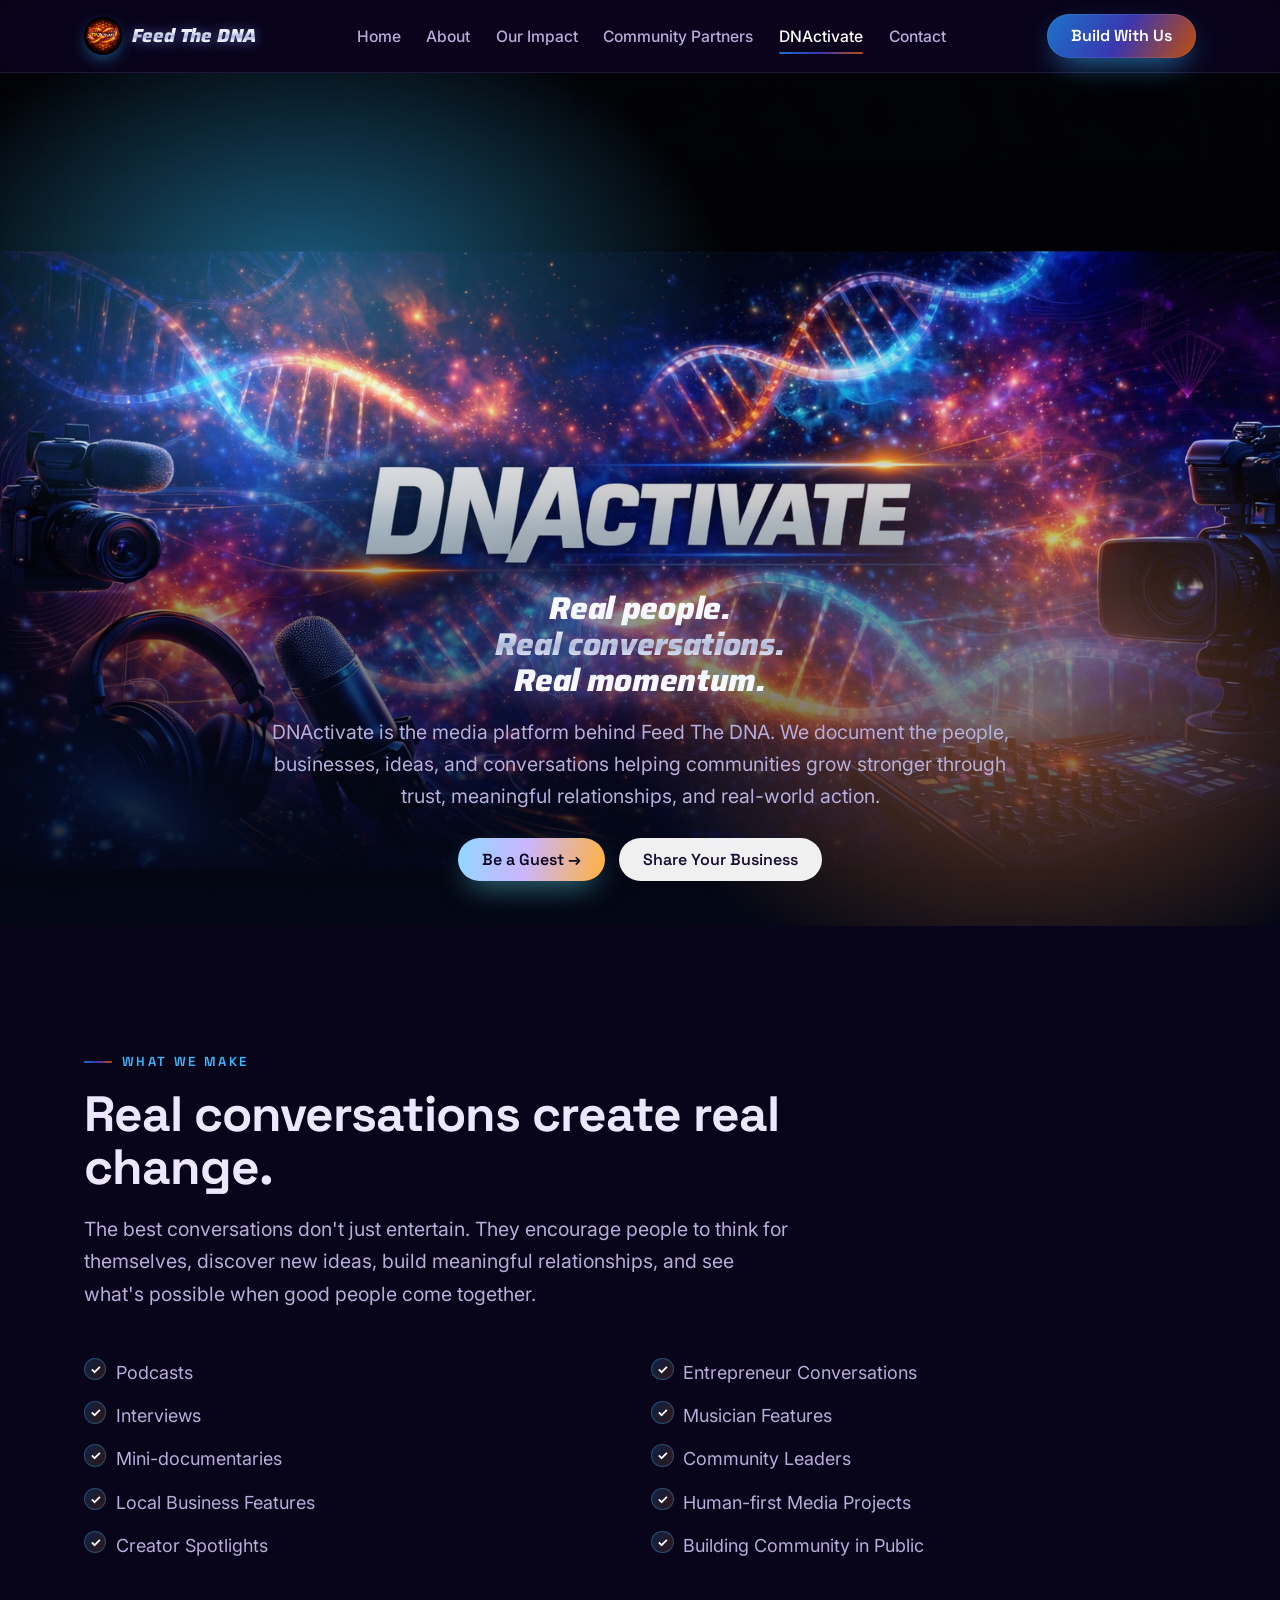
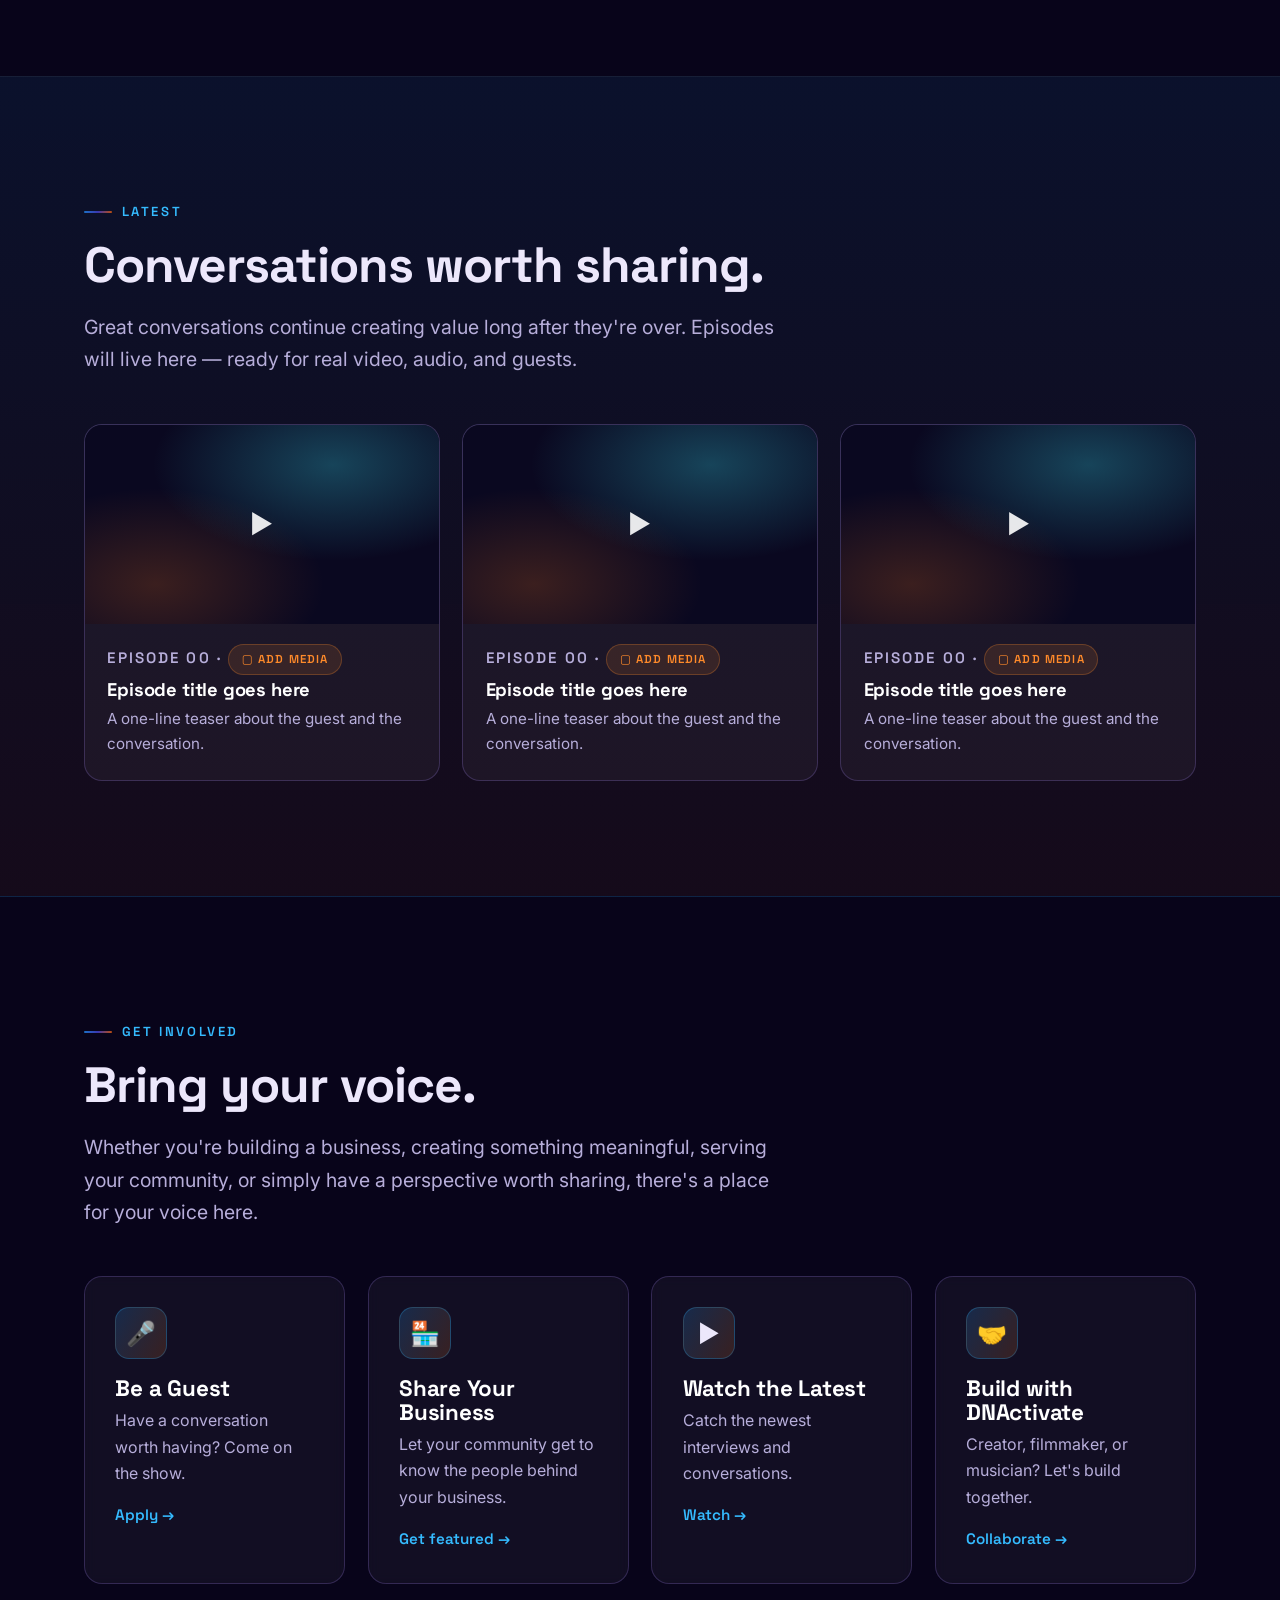
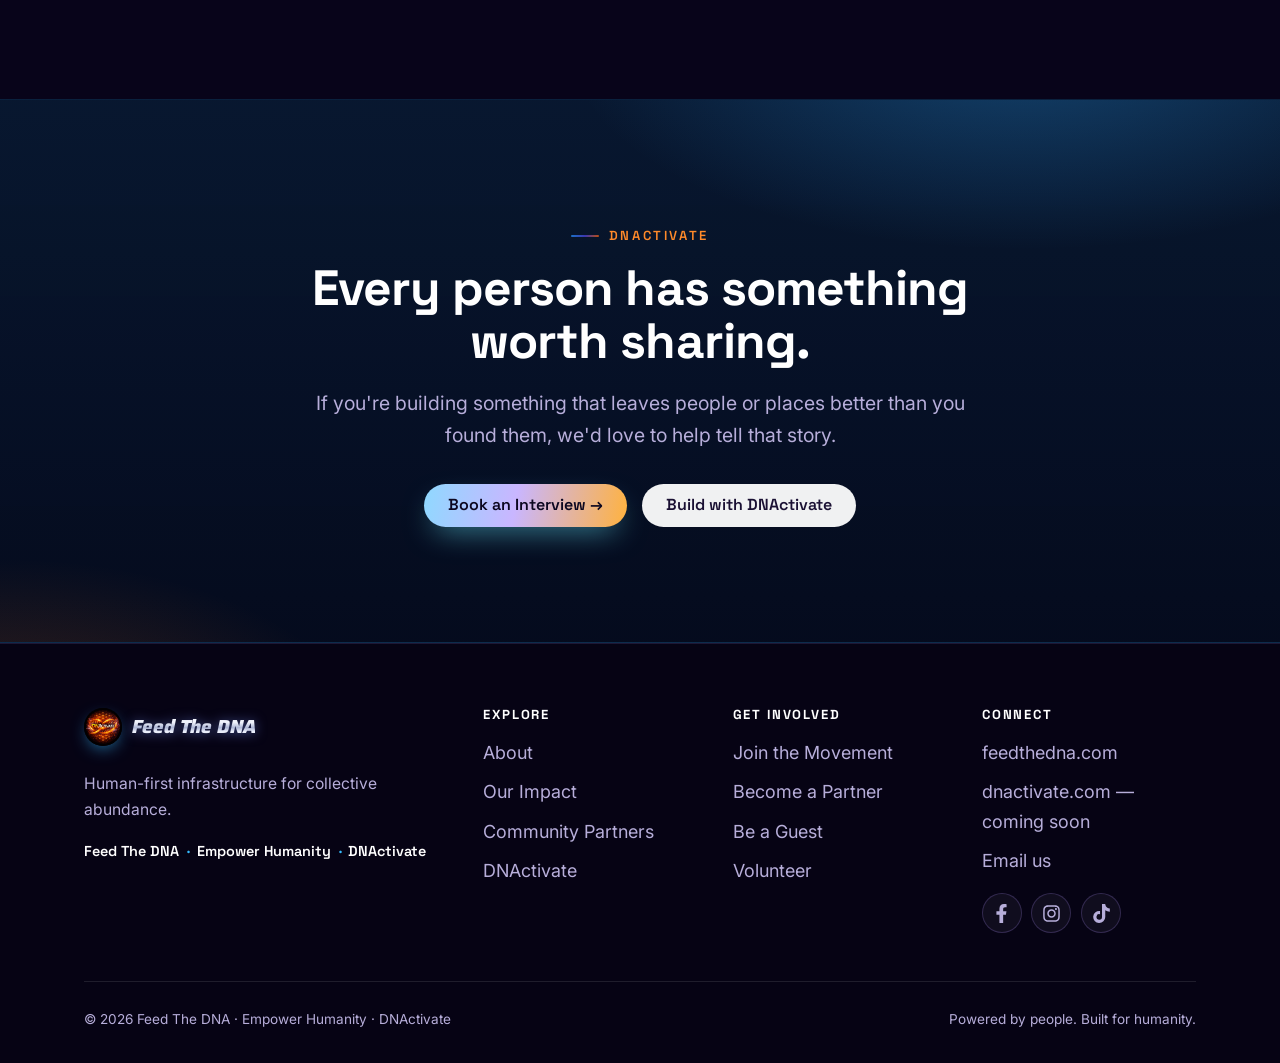
<file: dnactivate.html>
<!DOCTYPE html>
<html lang="en">
<head>
  <meta charset="UTF-8" />
  <meta name="viewport" content="width=device-width, initial-scale=1.0" />
  <!-- Google Tag Manager -->
  <script>(function(w,d,s,l,i){w[l]=w[l]||[];w[l].push({'gtm.start':
  new Date().getTime(),event:'gtm.js'});var f=d.getElementsByTagName(s)[0],
  j=d.createElement(s),dl=l!='dataLayer'?'&l='+l:'';j.async=true;j.src=
  'https://www.googletagmanager.com/gtm.js?id='+i+dl;f.parentNode.insertBefore(j,f);
  })(window,document,'script','dataLayer','GTM-PCZTRQVF');</script>
  <!-- End Google Tag Manager -->
  <title>DNActivate · Real People. Real Conversations. | Feed The DNA</title>
  <meta name="description" content="DNActivate is the media platform behind Feed The DNA — podcasts, interviews, and mini-documentaries documenting the people, businesses, ideas, and conversations helping communities grow stronger." />
  <meta name="keywords" content="DNActivate, human-first media, local podcast Idaho, interviews, mini-documentary, creator features, entrepreneur conversations, community conversations, Boise podcast" />
  <link rel="preconnect" href="https://fonts.googleapis.com" />
  <link rel="preconnect" href="https://fonts.gstatic.com" crossorigin />
  <link href="https://fonts.googleapis.com/css2?family=Space+Grotesk:wght@500;600;700&family=Inter:wght@400;500;600&display=swap" rel="stylesheet" />
  <link rel="icon" type="image/png" href="assets/images/dnactivate-badge.png" />
  <link rel="stylesheet" href="css/styles.css" />
</head>
<body class="page-dna">
  <!-- Google Tag Manager (noscript) -->
  <noscript><iframe src="https://www.googletagmanager.com/ns.html?id=GTM-PCZTRQVF"
  height="0" width="0" style="display:none;visibility:hidden"></iframe></noscript>
  <!-- End Google Tag Manager (noscript) -->

  <header class="nav">
    <div class="container nav__inner">
      <a class="brand" href="index.html">
        <span class="brand__mark" aria-hidden="true"><img src="assets/images/dnactivate-badge.png" alt="" /></span>
        <span>Feed&nbsp;The&nbsp;DNA</span>
      </a>
      <nav aria-label="Primary">
        <ul class="nav__links">
          <li><a href="index.html">Home</a></li>
          <li><a href="about.html">About</a></li>
          <li><a href="projects.html">Our Impact</a></li>
          <li><a href="partner.html">Community Partners</a></li>
          <li><a href="dnactivate.html" aria-current="page">DNActivate</a></li>
          <li><a href="contact.html">Contact</a></li>
        </ul>
      </nav>
      <a class="btn btn--primary nav__cta" href="contact.html">Build With Us</a>
      <button class="nav__toggle" aria-label="Menu" aria-expanded="false"><span></span><span></span><span></span></button>
    </div>
  </header>

  <main>
    <!-- Full-screen banner hero -->
    <section class="hero hero--photo hero--dnactivate">
      <div class="container">
        <h1 class="visually-hidden">DNActivate — Real people. Real conversations. Real momentum.</h1>
        <p class="wordmark wordmark--dna" style="line-height:1.15; margin:0 0 1.1rem;">Real people.<br />Real conversations.<br />Real momentum.</p>
        <p class="lead">DNActivate is the media platform behind Feed The DNA. We document the people, businesses, ideas, and conversations helping communities grow stronger through trust, meaningful relationships, and real-world action.</p>
        <div class="hero__actions">
          <a class="btn btn--gold" href="contact.html">Be a Guest &rarr;</a>
          <a class="btn btn--light" href="contact.html">Share Your Business</a>
        </div>
      </div>
    </section>

    <!-- What we make -->
    <section class="section">
      <div class="container">
        <div class="section-head reveal">
          <p class="eyebrow">What we make</p>
          <h2>Real conversations create real change.</h2>
          <p class="lead">The best conversations don't just entertain. They encourage people to think for themselves, discover new ideas, build meaningful relationships, and see what's possible when good people come together.</p>
        </div>
        <div class="grid grid--2">
          <ul class="feature-list reveal">
            <li>Podcasts</li>
            <li>Interviews</li>
            <li>Mini-documentaries</li>
            <li>Local Business Features</li>
            <li>Creator Spotlights</li>
          </ul>
          <ul class="feature-list reveal">
            <li>Entrepreneur Conversations</li>
            <li>Musician Features</li>
            <li>Community Leaders</li>
            <li>Human-first Media Projects</li>
            <li>Building Community in Public</li>
          </ul>
        </div>
      </div>
    </section>

    <!-- Conversations worth sharing (placeholders) -->
    <section class="section section--alt">
      <div class="container">
        <div class="section-head reveal">
          <p class="eyebrow">Latest</p>
          <h2>Conversations worth sharing.</h2>
          <p class="lead">Great conversations continue creating value long after they're over. Episodes will live here &mdash; ready for real video, audio, and guests.</p>
        </div>
        <div class="grid grid--3">
          <article class="media-card reveal">
            <div class="media-card__thumb"></div>
            <div class="media-card__body">
              <p class="media-card__kicker">Episode 00 · <span class="placeholder-note">▢ Add media</span></p>
              <h3>Episode title goes here</h3>
              <p>A one-line teaser about the guest and the conversation.</p>
            </div>
          </article>
          <article class="media-card reveal">
            <div class="media-card__thumb"></div>
            <div class="media-card__body">
              <p class="media-card__kicker">Episode 00 · <span class="placeholder-note">▢ Add media</span></p>
              <h3>Episode title goes here</h3>
              <p>A one-line teaser about the guest and the conversation.</p>
            </div>
          </article>
          <article class="media-card reveal">
            <div class="media-card__thumb"></div>
            <div class="media-card__body">
              <p class="media-card__kicker">Episode 00 · <span class="placeholder-note">▢ Add media</span></p>
              <h3>Episode title goes here</h3>
              <p>A one-line teaser about the guest and the conversation.</p>
            </div>
          </article>
        </div>
      </div>
    </section>

    <!-- Get involved -->
    <section class="section">
      <div class="container">
        <div class="section-head reveal">
          <p class="eyebrow">Get involved</p>
          <h2>Bring your voice.</h2>
          <p class="lead">Whether you're building a business, creating something meaningful, serving your community, or simply have a perspective worth sharing, there's a place for your voice here.</p>
        </div>
        <div class="grid grid--4">
          <article class="card reveal"><div class="card__icon">🎤</div><h3>Be a Guest</h3><p>Have a conversation worth having? Come on the show.</p><a class="card__link" href="contact.html">Apply &rarr;</a></article>
          <article class="card reveal"><div class="card__icon">🏪</div><h3>Share Your Business</h3><p>Let your community get to know the people behind your business.</p><a class="card__link" href="contact.html">Get featured &rarr;</a></article>
          <article class="card reveal"><div class="card__icon">▶️</div><h3>Watch the Latest</h3><p>Catch the newest interviews and conversations.</p><a class="card__link" href="https://www.tiktok.com/@StantonsOnAnIsland" target="_blank" rel="noopener">Watch &rarr;</a></article>
          <article class="card reveal"><div class="card__icon">🤝</div><h3>Build with DNActivate</h3><p>Creator, filmmaker, or musician? Let's build together.</p><a class="card__link" href="contact.html">Collaborate &rarr;</a></article>
        </div>
      </div>
    </section>

    <!-- CTA band -->
    <section class="section band">
      <div class="container">
        <div class="section-head section-head--center reveal" style="margin-bottom:2rem;">
          <p class="eyebrow" style="justify-content:center;">DNActivate</p>
          <h2>Every person has something worth sharing.</h2>
          <p class="lead" style="margin-inline:auto;">If you're building something that leaves people or places better than you found them, we'd love to help tell that story.</p>
        </div>
        <div class="cta-row reveal" style="justify-content:center;">
          <a class="btn btn--gold" href="contact.html">Book an Interview &rarr;</a>
          <a class="btn btn--light" href="contact.html">Build with DNActivate</a>
        </div>
      </div>
    </section>
  </main>

  <footer class="footer">
    <div class="container">
      <div class="footer__grid">
        <div>
          <a class="brand" href="index.html"><span class="brand__mark" aria-hidden="true"><img src="assets/images/dnactivate-badge.png" alt="" /></span><span>Feed&nbsp;The&nbsp;DNA</span></a>
          <p class="footer__tagline">Human-first infrastructure for collective abundance.</p>
          <div class="footer__brands"><span>Feed The DNA</span><span>Empower Humanity</span><span>DNActivate</span></div>
        </div>
        <div>
          <h4>Explore</h4>
          <ul>
            <li><a href="about.html">About</a></li>
            <li><a href="projects.html">Our Impact</a></li>
            <li><a href="partner.html">Community Partners</a></li>
            <li><a href="dnactivate.html">DNActivate</a></li>
          </ul>
        </div>
        <div>
          <h4>Get involved</h4>
          <ul>
            <li><a href="contact.html">Join the Movement</a></li>
            <li><a href="partner.html">Become a Partner</a></li>
            <li><a href="dnactivate.html">Be a Guest</a></li>
            <li><a href="contact.html">Volunteer</a></li>
          </ul>
        </div>
        <div>
          <h4>Connect</h4>
          <ul>
            <li><a href="https://www.feedthedna.com" target="_blank" rel="noopener">feedthedna.com</a></li>
            <li><a href="https://www.dnactivate.com" target="_blank" rel="noopener">dnactivate.com &mdash; coming soon</a></li>
            <li><a href="contact.html">Email us</a></li>
          </ul>
          <div class="socials">
            <a class="social" href="https://www.facebook.com/share/1DpHsLjk6c" target="_blank" rel="noopener" aria-label="Facebook"><svg viewBox="0 0 320 512" aria-hidden="true"><path d="M279.14 288l14.22-92.66h-88.91v-60.13c0-25.35 12.42-50.06 52.24-50.06h40.42V6.26S260.43 0 225.36 0c-73.22 0-121.08 44.38-121.08 124.72v70.62H22.89V288h81.39v224h100.17V288z"/></svg></a>
            <a class="social" href="https://www.instagram.com/stantonsonanisland/" target="_blank" rel="noopener" aria-label="Instagram"><svg viewBox="0 0 448 512" aria-hidden="true"><path d="M224.1 141c-63.6 0-114.9 51.3-114.9 114.9s51.3 114.9 114.9 114.9S339 319.5 339 255.9 287.7 141 224.1 141zm0 189.6c-41.1 0-74.7-33.5-74.7-74.7s33.5-74.7 74.7-74.7 74.7 33.5 74.7 74.7-33.6 74.7-74.7 74.7zm146.4-194.3c0 14.9-12 26.8-26.8 26.8-14.9 0-26.8-12-26.8-26.8s12-26.8 26.8-26.8 26.8 12 26.8 26.8zm76.1 27.2c-1.7-35.9-9.9-67.7-36.2-93.9-26.2-26.2-58-34.4-93.9-36.2-37-2.1-147.9-2.1-184.9 0-35.8 1.7-67.6 9.9-93.9 36.1s-34.4 58-36.2 93.9c-2.1 37-2.1 147.9 0 184.9 1.7 35.9 9.9 67.7 36.2 93.9s58 34.4 93.9 36.2c37 2.1 147.9 2.1 184.9 0 35.9-1.7 67.7-9.9 93.9-36.2 26.2-26.2 34.4-58 36.2-93.9 2.1-37 2.1-147.8 0-184.8zM398.8 388c-7.8 19.6-22.9 34.7-42.6 42.6-29.5 11.7-99.5 9-132.1 9s-102.7 2.6-132.1-9c-19.6-7.8-34.7-22.9-42.6-42.6-11.7-29.5-9-99.5-9-132.1s-2.6-102.7 9-132.1c7.8-19.6 22.9-34.7 42.6-42.6 29.5-11.7 99.5-9 132.1-9s102.7-2.6 132.1 9c19.6 7.8 34.7 22.9 42.6 42.6 11.7 29.5 9 99.5 9 132.1s2.7 102.7-9 132.1z"/></svg></a>
            <a class="social" href="https://www.tiktok.com/@stantonsonanisland" target="_blank" rel="noopener" aria-label="TikTok"><svg viewBox="0 0 448 512" aria-hidden="true"><path d="M448 209.91a210.06 210.06 0 0 1-122.77-39.25V349.38A162.55 162.55 0 1 1 185 188.31V278.2a74.62 74.62 0 1 0 52.23 71.18V0h88a121.18 121.18 0 0 0 1.86 22.17h0A122.18 122.18 0 0 0 381 102.39a121.43 121.43 0 0 0 67 20.14z"/></svg></a>
          </div>
        </div>
      </div>
      <div class="footer__bottom">
        <span>© <span data-year>2026</span> Feed The DNA · Empower Humanity · DNActivate</span>
        <span>Powered by people. Built for humanity.</span>
      </div>
    </div>
  </footer>

  <script src="js/main.js"></script>
</body>
</html>
</file>
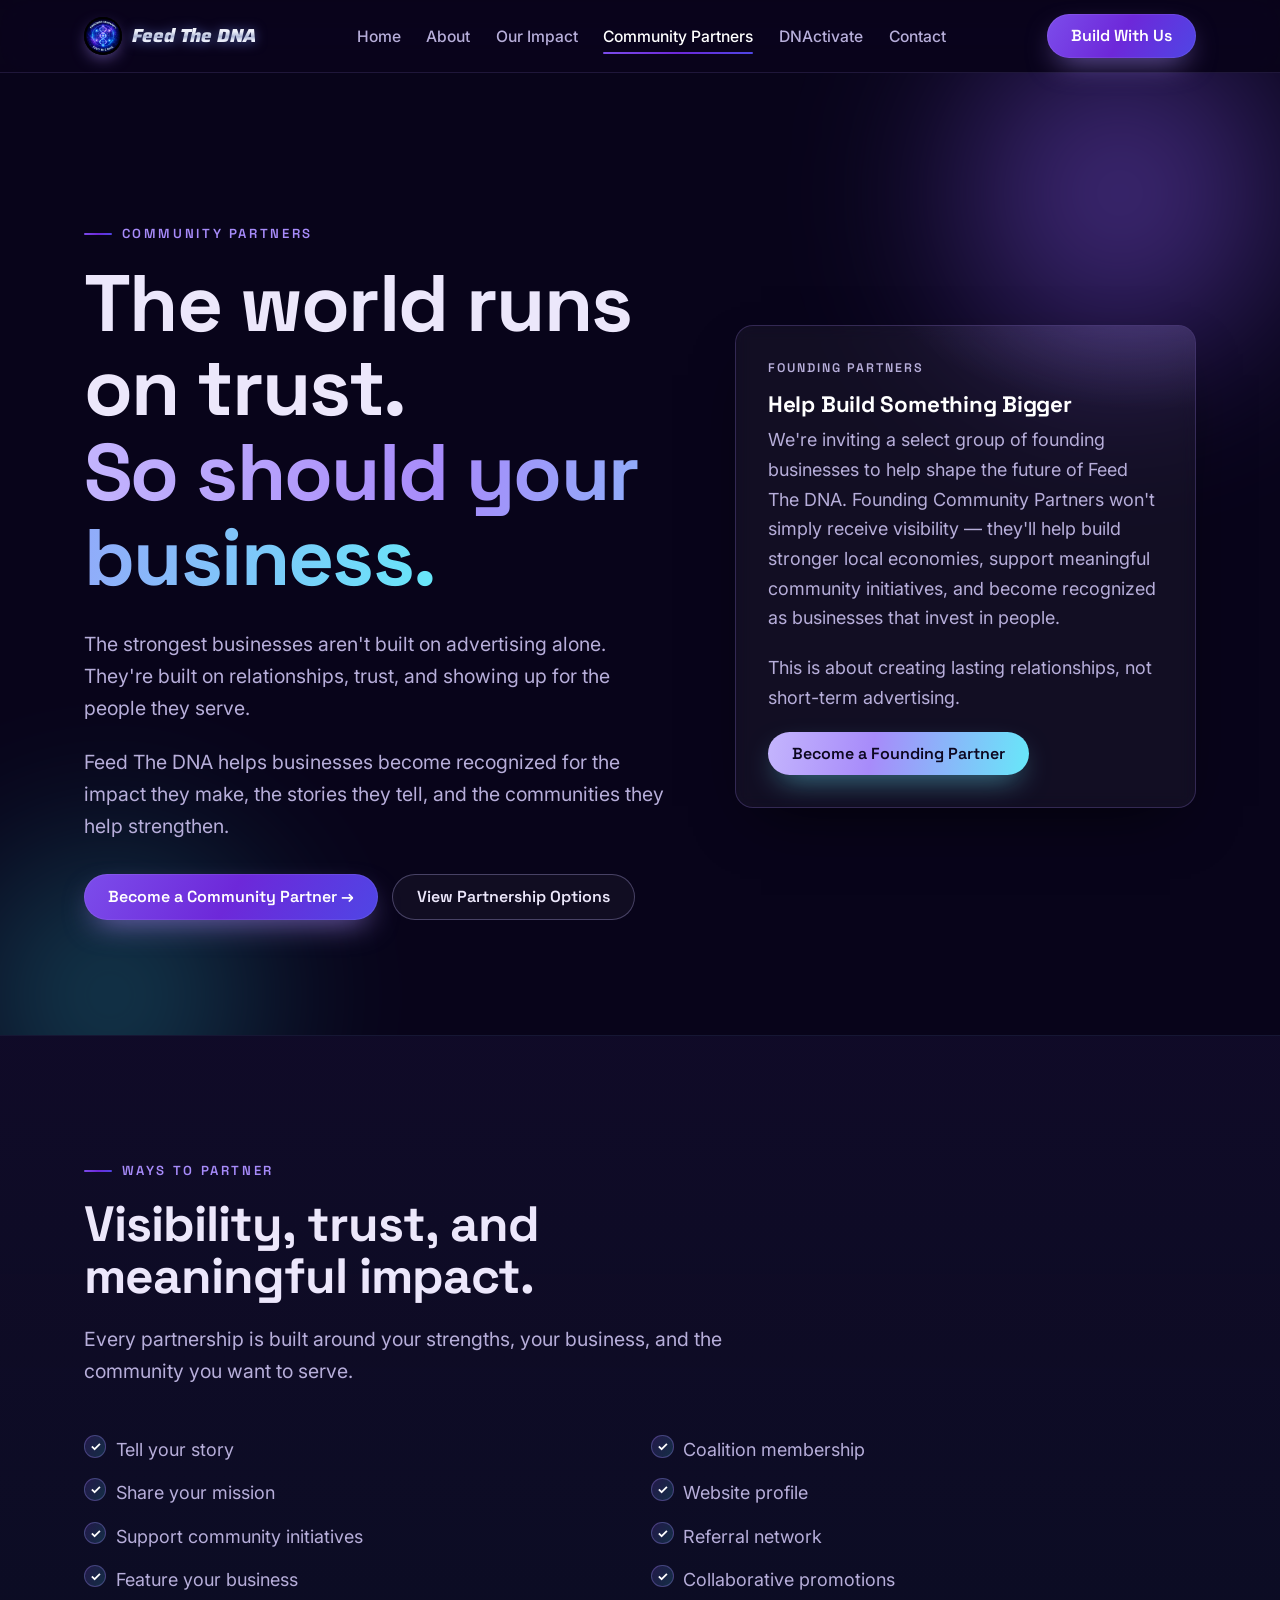
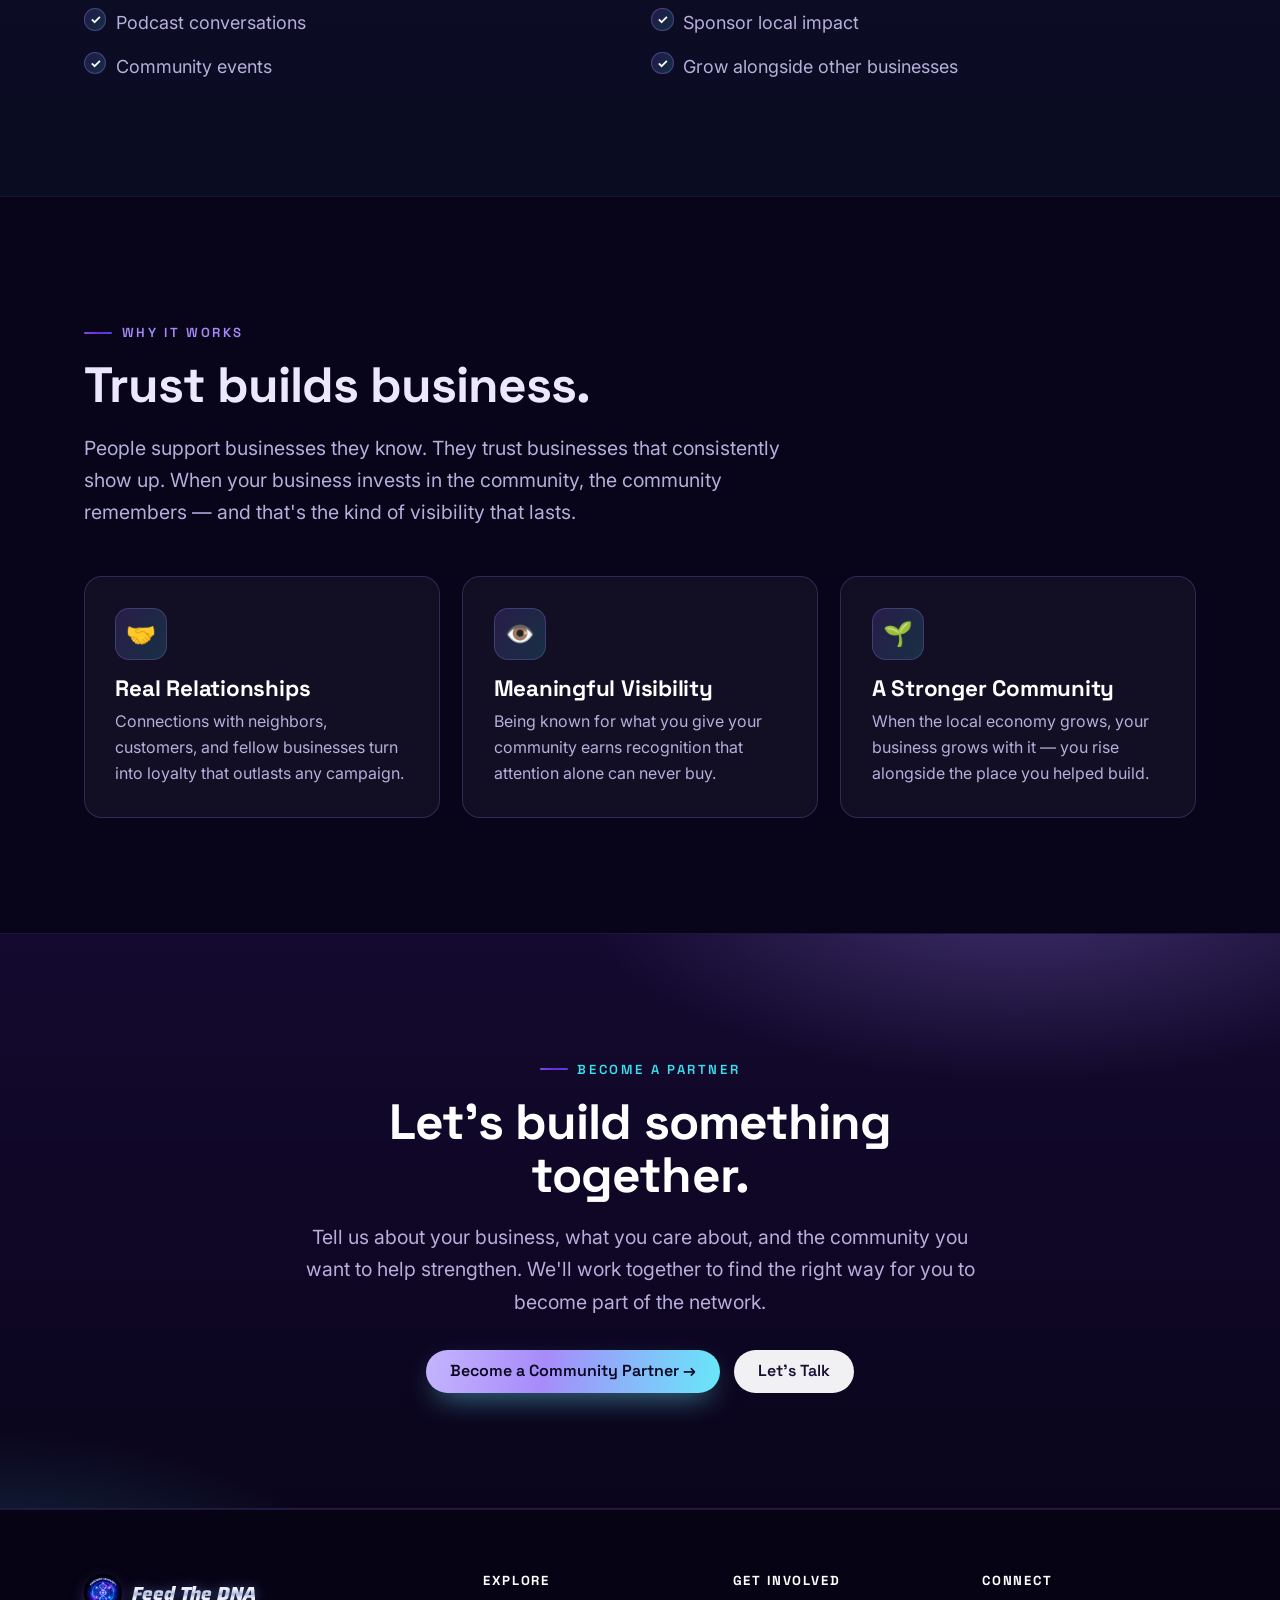
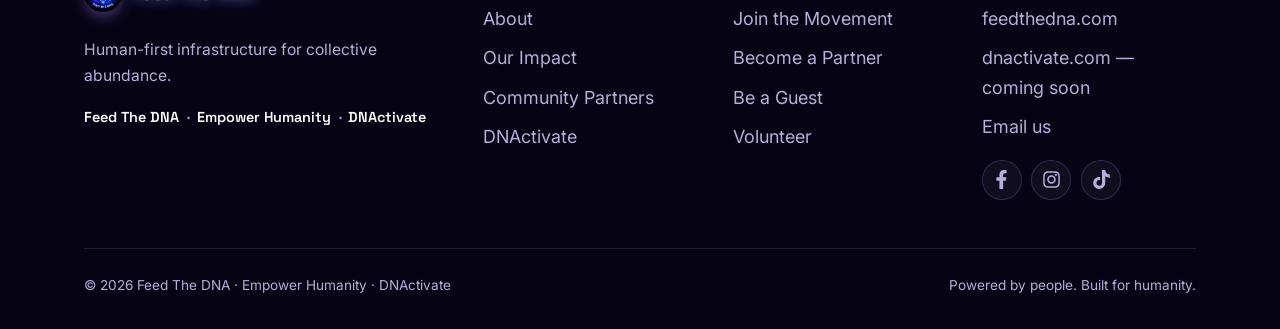
<file: partner.html>
<!DOCTYPE html>
<html lang="en">
<head>
  <meta charset="UTF-8" />
  <meta name="viewport" content="width=device-width, initial-scale=1.0" />
  <!-- Google Tag Manager -->
  <script>(function(w,d,s,l,i){w[l]=w[l]||[];w[l].push({'gtm.start':
  new Date().getTime(),event:'gtm.js'});var f=d.getElementsByTagName(s)[0],
  j=d.createElement(s),dl=l!='dataLayer'?'&l='+l:'';j.async=true;j.src=
  'https://www.googletagmanager.com/gtm.js?id='+i+dl;f.parentNode.insertBefore(j,f);
  })(window,document,'script','dataLayer','GTM-PCZTRQVF');</script>
  <!-- End Google Tag Manager -->
  <title>Community Partners · The World Runs on Trust | Feed The DNA</title>
  <meta name="description" content="Feed The DNA helps businesses become recognized for the impact they make, the stories they tell, and the communities they help strengthen — a community partnership built on trust, relationships, and mutual support." />
  <meta name="keywords" content="community partner, local business, community partnership, founding partner, community coalition, small business storytelling, Idaho local business, local economy, mutual support" />
  <link rel="preconnect" href="https://fonts.googleapis.com" />
  <link rel="preconnect" href="https://fonts.gstatic.com" crossorigin />
  <link href="https://fonts.googleapis.com/css2?family=Space+Grotesk:wght@500;600;700&family=Inter:wght@400;500;600&display=swap" rel="stylesheet" />
  <link rel="icon" type="image/png" href="assets/images/feedthedna-badge.png" />
  <link rel="stylesheet" href="css/styles.css" />
</head>
<body>
  <!-- Google Tag Manager (noscript) -->
  <noscript><iframe src="https://www.googletagmanager.com/ns.html?id=GTM-PCZTRQVF"
  height="0" width="0" style="display:none;visibility:hidden"></iframe></noscript>
  <!-- End Google Tag Manager (noscript) -->

  <header class="nav">
    <div class="container nav__inner">
      <a class="brand" href="index.html">
        <span class="brand__mark" aria-hidden="true"><img src="assets/images/feedthedna-badge.png" alt="" /></span>
        <span>Feed&nbsp;The&nbsp;DNA</span>
      </a>
      <nav aria-label="Primary">
        <ul class="nav__links">
          <li><a href="index.html">Home</a></li>
          <li><a href="about.html">About</a></li>
          <li><a href="projects.html">Our Impact</a></li>
          <li><a href="partner.html" aria-current="page">Community Partners</a></li>
          <li><a href="dnactivate.html">DNActivate</a></li>
          <li><a href="contact.html">Contact</a></li>
        </ul>
      </nav>
      <a class="btn btn--primary nav__cta" href="contact.html">Build With Us</a>
      <button class="nav__toggle" aria-label="Menu" aria-expanded="false"><span></span><span></span><span></span></button>
    </div>
  </header>

  <main>
    <!-- Hero -->
    <section class="hero">
      <div class="hero__bg" aria-hidden="true">
        <div class="hero__blob hero__blob--1"></div>
        <div class="hero__blob hero__blob--2"></div>
      </div>
      <div class="container">
        <div class="hero__grid">
          <div>
            <p class="eyebrow">Community partners</p>
            <h1>The world runs on trust.<br /><span class="text-gradient">So should your business.</span></h1>
            <p class="lead">The strongest businesses aren't built on advertising alone. They're built on relationships, trust, and showing up for the people they serve.</p>
            <p class="lead">Feed The DNA helps businesses become recognized for the impact they make, the stories they tell, and the communities they help strengthen.</p>
            <div class="hero__actions">
              <a class="btn btn--primary" href="contact.html">Become a Community Partner &rarr;</a>
              <a class="btn btn--ghost" href="#options">View Partnership Options</a>
            </div>
          </div>
          <aside class="hero__card reveal">
            <p class="hero__card-tag">Founding partners</p>
            <h3>Help Build Something Bigger</h3>
            <p>We're inviting a select group of founding businesses to help shape the future of Feed The DNA. Founding Community Partners won't simply receive visibility &mdash; they'll help build stronger local economies, support meaningful community initiatives, and become recognized as businesses that invest in people.</p>
            <p>This is about creating lasting relationships, not short-term advertising.</p>
            <a class="btn btn--gold" href="contact.html">Become a Founding Partner</a>
          </aside>
        </div>
      </div>
    </section>

    <!-- Partnership options -->
    <section class="section section--alt" id="options">
      <div class="container">
        <div class="section-head reveal">
          <p class="eyebrow">Ways to partner</p>
          <h2>Visibility, trust, and meaningful impact.</h2>
          <p class="lead">Every partnership is built around your strengths, your business, and the community you want to serve.</p>
        </div>
        <div class="grid grid--2">
          <ul class="feature-list reveal">
            <li>Tell your story</li>
            <li>Share your mission</li>
            <li>Support community initiatives</li>
            <li>Feature your business</li>
            <li>Podcast conversations</li>
            <li>Community events</li>
          </ul>
          <ul class="feature-list reveal">
            <li>Coalition membership</li>
            <li>Website profile</li>
            <li>Referral network</li>
            <li>Collaborative promotions</li>
            <li>Sponsor local impact</li>
            <li>Grow alongside other businesses</li>
          </ul>
        </div>
      </div>
    </section>

    <!-- Why it works -->
    <section class="section">
      <div class="container">
        <div class="section-head reveal">
          <p class="eyebrow">Why it works</p>
          <h2>Trust builds business.</h2>
          <p class="lead">People support businesses they know. They trust businesses that consistently show up. When your business invests in the community, the community remembers &mdash; and that's the kind of visibility that lasts.</p>
        </div>
        <div class="grid grid--3">
          <article class="card reveal"><div class="card__icon">🤝</div><h3>Real Relationships</h3><p>Connections with neighbors, customers, and fellow businesses turn into loyalty that outlasts any campaign.</p></article>
          <article class="card reveal"><div class="card__icon">👁️</div><h3>Meaningful Visibility</h3><p>Being known for what you give your community earns recognition that attention alone can never buy.</p></article>
          <article class="card reveal"><div class="card__icon">🌱</div><h3>A Stronger Community</h3><p>When the local economy grows, your business grows with it &mdash; you rise alongside the place you helped build.</p></article>
        </div>
      </div>
    </section>

    <!-- CTA band -->
    <section class="section band">
      <div class="container">
        <div class="section-head section-head--center reveal" style="margin-bottom:2rem;">
          <p class="eyebrow" style="justify-content:center;">Become a partner</p>
          <h2>Let's build something together.</h2>
          <p class="lead" style="margin-inline:auto;">Tell us about your business, what you care about, and the community you want to help strengthen. We'll work together to find the right way for you to become part of the network.</p>
        </div>
        <div class="cta-row reveal" style="justify-content:center;">
          <a class="btn btn--gold" href="contact.html">Become a Community Partner &rarr;</a>
          <a class="btn btn--light" href="contact.html">Let's Talk</a>
        </div>
      </div>
    </section>
  </main>

  <footer class="footer">
    <div class="container">
      <div class="footer__grid">
        <div>
          <a class="brand" href="index.html"><span class="brand__mark" aria-hidden="true"><img src="assets/images/feedthedna-badge.png" alt="" /></span><span>Feed&nbsp;The&nbsp;DNA</span></a>
          <p class="footer__tagline">Human-first infrastructure for collective abundance.</p>
          <div class="footer__brands"><span>Feed The DNA</span><span>Empower Humanity</span><span>DNActivate</span></div>
        </div>
        <div>
          <h4>Explore</h4>
          <ul>
            <li><a href="about.html">About</a></li>
            <li><a href="projects.html">Our Impact</a></li>
            <li><a href="partner.html">Community Partners</a></li>
            <li><a href="dnactivate.html">DNActivate</a></li>
          </ul>
        </div>
        <div>
          <h4>Get involved</h4>
          <ul>
            <li><a href="contact.html">Join the Movement</a></li>
            <li><a href="partner.html">Become a Partner</a></li>
            <li><a href="dnactivate.html">Be a Guest</a></li>
            <li><a href="contact.html">Volunteer</a></li>
          </ul>
        </div>
        <div>
          <h4>Connect</h4>
          <ul>
            <li><a href="https://www.feedthedna.com" target="_blank" rel="noopener">feedthedna.com</a></li>
            <li><a href="https://www.dnactivate.com" target="_blank" rel="noopener">dnactivate.com &mdash; coming soon</a></li>
            <li><a href="contact.html">Email us</a></li>
          </ul>
          <div class="socials">
            <a class="social" href="https://www.facebook.com/share/1DpHsLjk6c" target="_blank" rel="noopener" aria-label="Facebook"><svg viewBox="0 0 320 512" aria-hidden="true"><path d="M279.14 288l14.22-92.66h-88.91v-60.13c0-25.35 12.42-50.06 52.24-50.06h40.42V6.26S260.43 0 225.36 0c-73.22 0-121.08 44.38-121.08 124.72v70.62H22.89V288h81.39v224h100.17V288z"/></svg></a>
            <a class="social" href="https://www.instagram.com/stantonsonanisland/" target="_blank" rel="noopener" aria-label="Instagram"><svg viewBox="0 0 448 512" aria-hidden="true"><path d="M224.1 141c-63.6 0-114.9 51.3-114.9 114.9s51.3 114.9 114.9 114.9S339 319.5 339 255.9 287.7 141 224.1 141zm0 189.6c-41.1 0-74.7-33.5-74.7-74.7s33.5-74.7 74.7-74.7 74.7 33.5 74.7 74.7-33.6 74.7-74.7 74.7zm146.4-194.3c0 14.9-12 26.8-26.8 26.8-14.9 0-26.8-12-26.8-26.8s12-26.8 26.8-26.8 26.8 12 26.8 26.8zm76.1 27.2c-1.7-35.9-9.9-67.7-36.2-93.9-26.2-26.2-58-34.4-93.9-36.2-37-2.1-147.9-2.1-184.9 0-35.8 1.7-67.6 9.9-93.9 36.1s-34.4 58-36.2 93.9c-2.1 37-2.1 147.9 0 184.9 1.7 35.9 9.9 67.7 36.2 93.9s58 34.4 93.9 36.2c37 2.1 147.9 2.1 184.9 0 35.9-1.7 67.7-9.9 93.9-36.2 26.2-26.2 34.4-58 36.2-93.9 2.1-37 2.1-147.8 0-184.8zM398.8 388c-7.8 19.6-22.9 34.7-42.6 42.6-29.5 11.7-99.5 9-132.1 9s-102.7 2.6-132.1-9c-19.6-7.8-34.7-22.9-42.6-42.6-11.7-29.5-9-99.5-9-132.1s-2.6-102.7 9-132.1c7.8-19.6 22.9-34.7 42.6-42.6 29.5-11.7 99.5-9 132.1-9s102.7-2.6 132.1 9c19.6 7.8 34.7 22.9 42.6 42.6 11.7 29.5 9 99.5 9 132.1s2.7 102.7-9 132.1z"/></svg></a>
            <a class="social" href="https://www.tiktok.com/@stantonsonanisland" target="_blank" rel="noopener" aria-label="TikTok"><svg viewBox="0 0 448 512" aria-hidden="true"><path d="M448 209.91a210.06 210.06 0 0 1-122.77-39.25V349.38A162.55 162.55 0 1 1 185 188.31V278.2a74.62 74.62 0 1 0 52.23 71.18V0h88a121.18 121.18 0 0 0 1.86 22.17h0A122.18 122.18 0 0 0 381 102.39a121.43 121.43 0 0 0 67 20.14z"/></svg></a>
          </div>
        </div>
      </div>
      <div class="footer__bottom">
        <span>© <span data-year>2026</span> Feed The DNA · Empower Humanity · DNActivate</span>
        <span>Powered by people. Built for humanity.</span>
      </div>
    </div>
  </footer>

  <script src="js/main.js"></script>
</body>
</html>
</file>
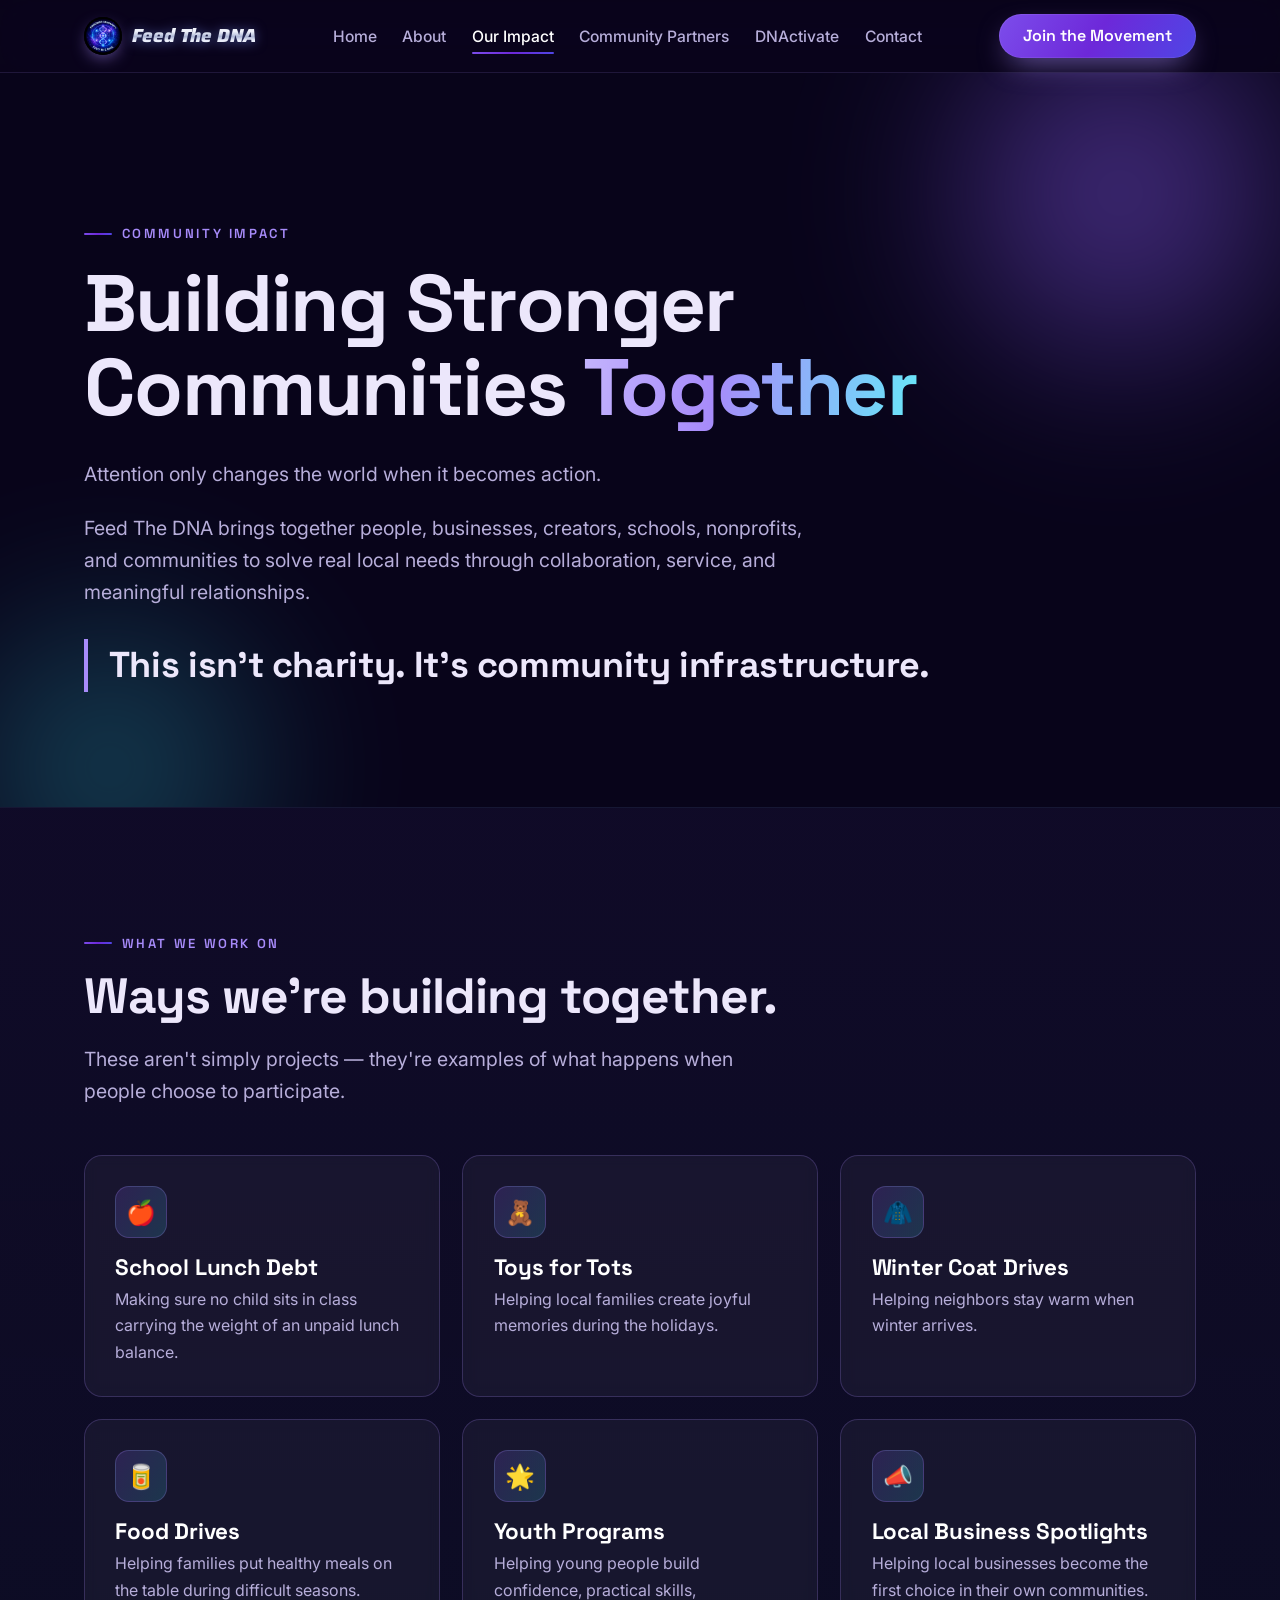
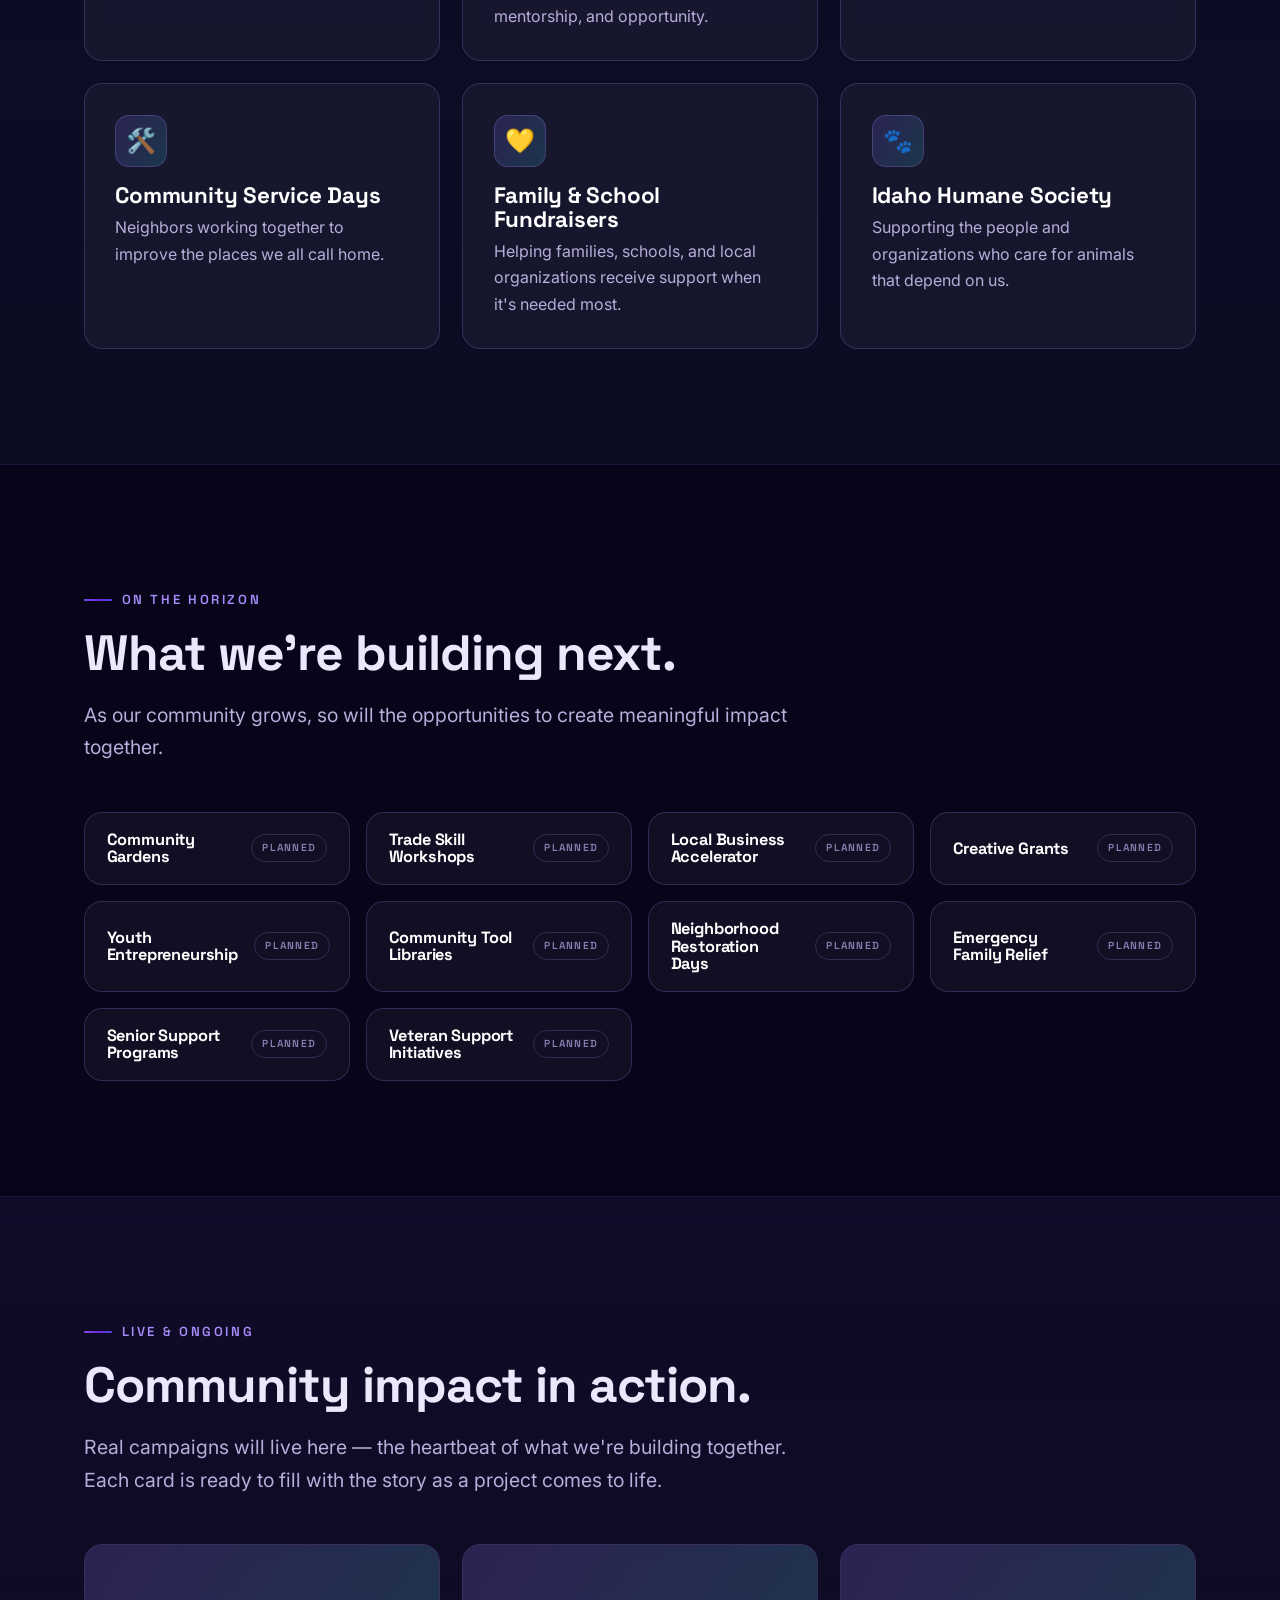
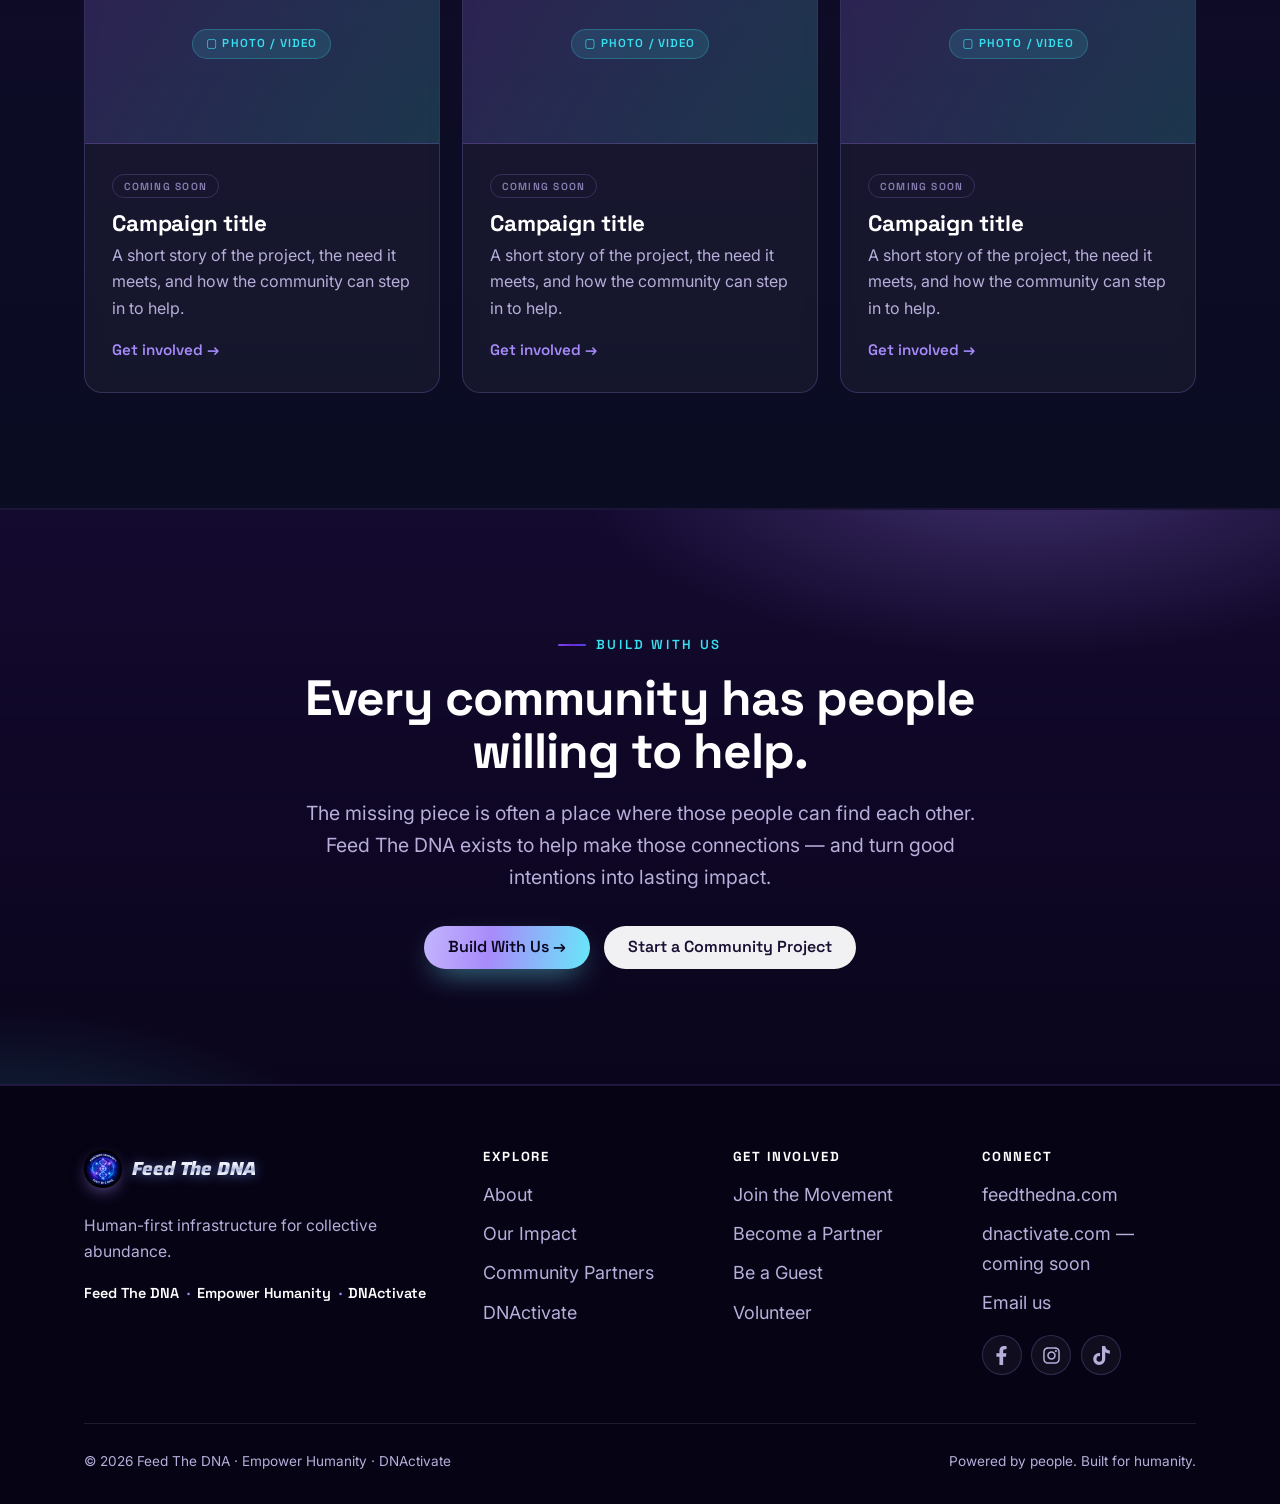
<file: projects.html>
<!DOCTYPE html>
<html lang="en">
<head>
  <meta charset="UTF-8" />
  <meta name="viewport" content="width=device-width, initial-scale=1.0" />
  <!-- Google Tag Manager -->
  <script>(function(w,d,s,l,i){w[l]=w[l]||[];w[l].push({'gtm.start':
  new Date().getTime(),event:'gtm.js'});var f=d.getElementsByTagName(s)[0],
  j=d.createElement(s),dl=l!='dataLayer'?'&l='+l:'';j.async=true;j.src=
  'https://www.googletagmanager.com/gtm.js?id='+i+dl;f.parentNode.insertBefore(j,f);
  })(window,document,'script','dataLayer','GTM-PCZTRQVF');</script>
  <!-- End Google Tag Manager -->
  <title>Community Impact · Building Stronger Communities Together | Feed The DNA</title>
  <meta name="description" content="See what happens when people build together — school lunch debt, food and coat drives, Toys for Tots, youth programs, local business spotlights, and more across Idaho. This isn't charity. It's community infrastructure." />
  <meta name="keywords" content="Boise community projects, school lunch debt fundraiser, Idaho community, food drive, Toys for Tots, local business spotlight, youth programs, community infrastructure, Idaho Humane Society" />
  <link rel="preconnect" href="https://fonts.googleapis.com" />
  <link rel="preconnect" href="https://fonts.gstatic.com" crossorigin />
  <link href="https://fonts.googleapis.com/css2?family=Space+Grotesk:wght@500;600;700&family=Inter:wght@400;500;600&display=swap" rel="stylesheet" />
  <link rel="icon" type="image/png" href="assets/images/feedthedna-badge.png" />
  <link rel="stylesheet" href="css/styles.css" />
</head>
<body>
  <!-- Google Tag Manager (noscript) -->
  <noscript><iframe src="https://www.googletagmanager.com/ns.html?id=GTM-PCZTRQVF"
  height="0" width="0" style="display:none;visibility:hidden"></iframe></noscript>
  <!-- End Google Tag Manager (noscript) -->

  <header class="nav">
    <div class="container nav__inner">
      <a class="brand" href="index.html">
        <span class="brand__mark" aria-hidden="true"><img src="assets/images/feedthedna-badge.png" alt="" /></span>
        <span>Feed&nbsp;The&nbsp;DNA</span>
      </a>
      <nav aria-label="Primary">
        <ul class="nav__links">
          <li><a href="index.html">Home</a></li>
          <li><a href="about.html">About</a></li>
          <li><a href="projects.html" aria-current="page">Our Impact</a></li>
          <li><a href="partner.html">Community Partners</a></li>
          <li><a href="dnactivate.html">DNActivate</a></li>
          <li><a href="contact.html">Contact</a></li>
        </ul>
      </nav>
      <a class="btn btn--primary nav__cta" href="contact.html">Join the Movement</a>
      <button class="nav__toggle" aria-label="Menu" aria-expanded="false"><span></span><span></span><span></span></button>
    </div>
  </header>

  <main>
    <!-- Hero -->
    <section class="hero">
      <div class="hero__bg" aria-hidden="true">
        <div class="hero__blob hero__blob--1"></div>
        <div class="hero__blob hero__blob--2"></div>
      </div>
      <div class="container">
        <p class="eyebrow">Community impact</p>
        <h1 style="max-width:18ch;">Building Stronger Communities <span class="text-gradient">Together</span></h1>
        <p class="lead">Attention only changes the world when it becomes action.</p>
        <p class="lead">Feed The DNA brings together people, businesses, creators, schools, nonprofits, and communities to solve real local needs through collaboration, service, and meaningful relationships.</p>
        <p class="callout" style="margin-top:1.9rem; font-size:clamp(1.55rem,3.4vw,2.25rem); font-weight:700;">This isn't charity. It's community infrastructure.</p>
      </div>
    </section>

    <!-- Project categories -->
    <section class="section section--alt">
      <div class="container">
        <div class="section-head reveal">
          <p class="eyebrow">What we work on</p>
          <h2>Ways we're building together.</h2>
          <p class="lead">These aren't simply projects &mdash; they're examples of what happens when people choose to participate.</p>
        </div>
        <div class="grid grid--3">
          <article class="card reveal"><div class="card__icon">🍎</div><h3>School Lunch Debt</h3><p>Making sure no child sits in class carrying the weight of an unpaid lunch balance.</p></article>
          <article class="card reveal"><div class="card__icon">🧸</div><h3>Toys for Tots</h3><p>Helping local families create joyful memories during the holidays.</p></article>
          <article class="card reveal"><div class="card__icon">🧥</div><h3>Winter Coat Drives</h3><p>Helping neighbors stay warm when winter arrives.</p></article>
          <article class="card reveal"><div class="card__icon">🥫</div><h3>Food Drives</h3><p>Helping families put healthy meals on the table during difficult seasons.</p></article>
          <article class="card reveal"><div class="card__icon">🌟</div><h3>Youth Programs</h3><p>Helping young people build confidence, practical skills, mentorship, and opportunity.</p></article>
          <article class="card reveal"><div class="card__icon">📣</div><h3>Local Business Spotlights</h3><p>Helping local businesses become the first choice in their own communities.</p></article>
          <article class="card reveal"><div class="card__icon">🛠️</div><h3>Community Service Days</h3><p>Neighbors working together to improve the places we all call home.</p></article>
          <article class="card reveal"><div class="card__icon">💛</div><h3>Family &amp; School Fundraisers</h3><p>Helping families, schools, and local organizations receive support when it's needed most.</p></article>
          <article class="card reveal"><div class="card__icon">🐾</div><h3>Idaho Humane Society</h3><p>Supporting the people and organizations who care for animals that depend on us.</p></article>
        </div>
      </div>
    </section>

    <!-- Future community initiatives -->
    <section class="section">
      <div class="container">
        <div class="section-head reveal">
          <p class="eyebrow">On the horizon</p>
          <h2>What we're building next.</h2>
          <p class="lead">As our community grows, so will the opportunities to create meaningful impact together.</p>
        </div>
        <!-- Activate an initiative: switch the badge to "Active", add a description + card__link, then promote it into "Community impact in action" below. -->
        <div class="future-grid reveal">
          <article class="card card--future"><h3>Community Gardens</h3><span class="status-badge">Planned</span></article>
          <article class="card card--future"><h3>Trade Skill Workshops</h3><span class="status-badge">Planned</span></article>
          <article class="card card--future"><h3>Local Business Accelerator</h3><span class="status-badge">Planned</span></article>
          <article class="card card--future"><h3>Creative Grants</h3><span class="status-badge">Planned</span></article>
          <article class="card card--future"><h3>Youth Entrepreneurship</h3><span class="status-badge">Planned</span></article>
          <article class="card card--future"><h3>Community Tool Libraries</h3><span class="status-badge">Planned</span></article>
          <article class="card card--future"><h3>Neighborhood Restoration Days</h3><span class="status-badge">Planned</span></article>
          <article class="card card--future"><h3>Emergency Family Relief</h3><span class="status-badge">Planned</span></article>
          <article class="card card--future"><h3>Senior Support Programs</h3><span class="status-badge">Planned</span></article>
          <article class="card card--future"><h3>Veteran Support Initiatives</h3><span class="status-badge">Planned</span></article>
        </div>
      </div>
    </section>

    <!-- Community impact in action — campaign cards (structure ready; rich content added later) -->
    <section class="section section--alt">
      <div class="container">
        <div class="section-head reveal">
          <p class="eyebrow">Live &amp; ongoing</p>
          <h2>Community impact in action.</h2>
          <p class="lead">Real campaigns will live here &mdash; the heartbeat of what we're building together. Each card is ready to fill with the story as a project comes to life.</p>
        </div>
        <!--
          Each card is structured to grow. As a campaign goes live, fill in:
          photo/video · progress bar · funds raised · goal · community partners ·
          volunteers · business sponsors · updates · success stories ·
          DNActivate interview · share buttons.
        -->
        <div class="grid grid--3">
          <article class="card campaign reveal">
            <div class="campaign__media" aria-hidden="true"><span class="placeholder-note">▢ Photo / video</span></div>
            <div class="campaign__body">
              <span class="status-badge">Coming soon</span>
              <h3 style="margin-top:.85rem;">Campaign title</h3>
              <p>A short story of the project, the need it meets, and how the community can step in to help.</p>
              <a class="card__link" href="contact.html">Get involved &rarr;</a>
            </div>
          </article>
          <article class="card campaign reveal">
            <div class="campaign__media" aria-hidden="true"><span class="placeholder-note">▢ Photo / video</span></div>
            <div class="campaign__body">
              <span class="status-badge">Coming soon</span>
              <h3 style="margin-top:.85rem;">Campaign title</h3>
              <p>A short story of the project, the need it meets, and how the community can step in to help.</p>
              <a class="card__link" href="contact.html">Get involved &rarr;</a>
            </div>
          </article>
          <article class="card campaign reveal">
            <div class="campaign__media" aria-hidden="true"><span class="placeholder-note">▢ Photo / video</span></div>
            <div class="campaign__body">
              <span class="status-badge">Coming soon</span>
              <h3 style="margin-top:.85rem;">Campaign title</h3>
              <p>A short story of the project, the need it meets, and how the community can step in to help.</p>
              <a class="card__link" href="contact.html">Get involved &rarr;</a>
            </div>
          </article>
        </div>
      </div>
    </section>

    <!-- CTA band -->
    <section class="section band">
      <div class="container">
        <div class="section-head section-head--center reveal" style="margin-bottom:2rem;">
          <p class="eyebrow" style="justify-content:center;">Build with us</p>
          <h2>Every community has people willing to help.</h2>
          <p class="lead" style="margin-inline:auto;">The missing piece is often a place where those people can find each other. Feed The DNA exists to help make those connections &mdash; and turn good intentions into lasting impact.</p>
        </div>
        <div class="cta-row reveal" style="justify-content:center;">
          <a class="btn btn--gold" href="contact.html">Build With Us &rarr;</a>
          <a class="btn btn--light" href="contact.html">Start a Community Project</a>
        </div>
      </div>
    </section>
  </main>

  <footer class="footer">
    <div class="container">
      <div class="footer__grid">
        <div>
          <a class="brand" href="index.html"><span class="brand__mark" aria-hidden="true"><img src="assets/images/feedthedna-badge.png" alt="" /></span><span>Feed&nbsp;The&nbsp;DNA</span></a>
          <p class="footer__tagline">Human-first infrastructure for collective abundance.</p>
          <div class="footer__brands"><span>Feed The DNA</span><span>Empower Humanity</span><span>DNActivate</span></div>
        </div>
        <div>
          <h4>Explore</h4>
          <ul>
            <li><a href="about.html">About</a></li>
            <li><a href="projects.html">Our Impact</a></li>
            <li><a href="partner.html">Community Partners</a></li>
            <li><a href="dnactivate.html">DNActivate</a></li>
          </ul>
        </div>
        <div>
          <h4>Get involved</h4>
          <ul>
            <li><a href="contact.html">Join the Movement</a></li>
            <li><a href="partner.html">Become a Partner</a></li>
            <li><a href="dnactivate.html">Be a Guest</a></li>
            <li><a href="contact.html">Volunteer</a></li>
          </ul>
        </div>
        <div>
          <h4>Connect</h4>
          <ul>
            <li><a href="https://www.feedthedna.com" target="_blank" rel="noopener">feedthedna.com</a></li>
            <li><a href="https://www.dnactivate.com" target="_blank" rel="noopener">dnactivate.com &mdash; coming soon</a></li>
            <li><a href="contact.html">Email us</a></li>
          </ul>
          <div class="socials">
            <a class="social" href="https://www.facebook.com/share/1DpHsLjk6c" target="_blank" rel="noopener" aria-label="Facebook"><svg viewBox="0 0 320 512" aria-hidden="true"><path d="M279.14 288l14.22-92.66h-88.91v-60.13c0-25.35 12.42-50.06 52.24-50.06h40.42V6.26S260.43 0 225.36 0c-73.22 0-121.08 44.38-121.08 124.72v70.62H22.89V288h81.39v224h100.17V288z"/></svg></a>
            <a class="social" href="https://www.instagram.com/stantonsonanisland/" target="_blank" rel="noopener" aria-label="Instagram"><svg viewBox="0 0 448 512" aria-hidden="true"><path d="M224.1 141c-63.6 0-114.9 51.3-114.9 114.9s51.3 114.9 114.9 114.9S339 319.5 339 255.9 287.7 141 224.1 141zm0 189.6c-41.1 0-74.7-33.5-74.7-74.7s33.5-74.7 74.7-74.7 74.7 33.5 74.7 74.7-33.6 74.7-74.7 74.7zm146.4-194.3c0 14.9-12 26.8-26.8 26.8-14.9 0-26.8-12-26.8-26.8s12-26.8 26.8-26.8 26.8 12 26.8 26.8zm76.1 27.2c-1.7-35.9-9.9-67.7-36.2-93.9-26.2-26.2-58-34.4-93.9-36.2-37-2.1-147.9-2.1-184.9 0-35.8 1.7-67.6 9.9-93.9 36.1s-34.4 58-36.2 93.9c-2.1 37-2.1 147.9 0 184.9 1.7 35.9 9.9 67.7 36.2 93.9s58 34.4 93.9 36.2c37 2.1 147.9 2.1 184.9 0 35.9-1.7 67.7-9.9 93.9-36.2 26.2-26.2 34.4-58 36.2-93.9 2.1-37 2.1-147.8 0-184.8zM398.8 388c-7.8 19.6-22.9 34.7-42.6 42.6-29.5 11.7-99.5 9-132.1 9s-102.7 2.6-132.1-9c-19.6-7.8-34.7-22.9-42.6-42.6-11.7-29.5-9-99.5-9-132.1s-2.6-102.7 9-132.1c7.8-19.6 22.9-34.7 42.6-42.6 29.5-11.7 99.5-9 132.1-9s102.7-2.6 132.1 9c19.6 7.8 34.7 22.9 42.6 42.6 11.7 29.5 9 99.5 9 132.1s2.7 102.7-9 132.1z"/></svg></a>
            <a class="social" href="https://www.tiktok.com/@stantonsonanisland" target="_blank" rel="noopener" aria-label="TikTok"><svg viewBox="0 0 448 512" aria-hidden="true"><path d="M448 209.91a210.06 210.06 0 0 1-122.77-39.25V349.38A162.55 162.55 0 1 1 185 188.31V278.2a74.62 74.62 0 1 0 52.23 71.18V0h88a121.18 121.18 0 0 0 1.86 22.17h0A122.18 122.18 0 0 0 381 102.39a121.43 121.43 0 0 0 67 20.14z"/></svg></a>
          </div>
        </div>
      </div>
      <div class="footer__bottom">
        <span>© <span data-year>2026</span> Feed The DNA · Empower Humanity · DNActivate</span>
        <span>Powered by people. Built for humanity.</span>
      </div>
    </div>
  </footer>

  <script src="js/main.js"></script>
</body>
</html>
</file>
<file: css/styles.css>
/* ==========================================================================
   Feed the DNA — Empower Humanity · DNActivate
   Cosmic / sacred-geometry theme. Deep violet space, chrome wordmarks,
   Flower-of-Life motif. DNActivate page overrides to a blue/orange DNA palette.
   ========================================================================== */
@import url('https://fonts.googleapis.com/css2?family=Saira:ital,wght@1,600;1,700;1,800;1,900&display=swap');

/* ---- Design tokens ----------------------------------------------------- */
:root {
  /* Cosmic neutrals */
  --bg-0:        #08041A;   /* near-black violet (page base) */
  --bg-1:        #0E0726;
  --bg-2:        #160A33;
  --ink:         #ECE7FB;   /* light text */
  --ink-soft:    #B7AEDA;
  --ink-faint:   #8A80B4;

  /* Accents */
  --accent:      #A78BFA;   /* violet — links, eyebrows */
  --accent-2:    #38E0F0;   /* cyan — secondary glow */
  --magenta:     #E879F9;
  --grad-primary: linear-gradient(120deg, #7C4DEB 0%, #6D28D9 50%, #4F46E5 100%);
  --grad-text:    linear-gradient(100deg, #C4B5FD 0%, #A78BFA 40%, #67E8F9 100%);
  --grad-soft:    linear-gradient(120deg, rgba(139,92,246,.18), rgba(56,224,240,.16));

  /* Chrome wordmark gradient */
  --chrome: linear-gradient(180deg, #ffffff 0%, #eef1fb 36%, #aeb7d6 52%, #e9edfa 64%, #ffffff 100%);

  /* Glass surfaces */
  --panel:       rgba(255,255,255,.045);
  --panel-2:     rgba(255,255,255,.07);
  --panel-brd:   color-mix(in srgb, var(--accent) 22%, transparent);

  /* Legacy aliases (kept so older references still resolve) */
  --flame: var(--grad-primary);
  --flame-soft: var(--grad-soft);
  --text-grad: var(--grad-text);
  --gold: var(--accent);
  --gold-bright: var(--accent-2);
  --copper: var(--accent);
  --olive: var(--accent-2);

  /* Type */
  --font-chrome: "Saira", "Space Grotesk", system-ui, sans-serif;
  --font-display: "Space Grotesk", "Segoe UI", system-ui, sans-serif;
  --font-body: "Inter", "Segoe UI", system-ui, -apple-system, sans-serif;

  /* Structure */
  --maxw: 1160px;
  --radius: 18px;
  --radius-sm: 12px;
  --shadow: 0 24px 60px -26px rgba(0,0,0,.75);
  --shadow-soft: 0 14px 40px -22px color-mix(in srgb, var(--accent) 55%, transparent);
  --ease: cubic-bezier(.22,.61,.36,1);
}

/* DNActivate page palette override (blue + orange DNA) */
body.page-dna {
  --accent:   #35BBFF;
  --accent-2: #FF8A2A;
  --magenta:  #FF7A18;
  --grad-primary: linear-gradient(120deg, #1B73C8 0%, #3A37B0 50%, #C24E08 100%);
  --grad-text:    linear-gradient(100deg, #8FD9FF 0%, #C9B6FF 45%, #FFB23E 100%);
  --grad-soft:    linear-gradient(120deg, rgba(46,168,255,.18), rgba(255,122,24,.16));
}

/* ---- Reset / base ------------------------------------------------------ */
*, *::before, *::after { box-sizing: border-box; }
html { scroll-behavior: smooth; -webkit-text-size-adjust: 100%; background: var(--bg-0); }
body {
  margin: 0;
  font-family: var(--font-body);
  font-size: 18px;
  line-height: 1.65;
  color: var(--ink);
  background: var(--bg-0);
  -webkit-font-smoothing: antialiased;
  text-rendering: optimizeLegibility;
  position: relative;
}

/* Global cosmic background — glows + base (no-JS friendly) */
body::before {
  content: ""; position: fixed; inset: 0; z-index: -2; pointer-events: none;
  background:
    radial-gradient(1000px 560px at 50% -8%, rgba(139,92,246,.40), transparent 60%),
    radial-gradient(760px 620px at 10% 16%, rgba(76,29,149,.42), transparent 62%),
    radial-gradient(820px 640px at 92% 26%, rgba(37,99,235,.26), transparent 60%),
    radial-gradient(700px 700px at 70% 108%, rgba(124,58,237,.3), transparent 60%),
    linear-gradient(180deg, #0A0520 0%, #0D0726 42%, #08041A 100%);
}
/* Flower-of-Life dome + starfield */
body::after {
  content: ""; position: fixed; inset: 0; z-index: -1; pointer-events: none;
  background:
    url('../assets/flower-of-life.svg') center -110px / min(880px, 128vw) auto no-repeat,
    radial-gradient(1.4px 1.4px at 12% 22%, rgba(255,255,255,.7), transparent 60%),
    radial-gradient(1.2px 1.2px at 28% 64%, rgba(255,255,255,.55), transparent 60%),
    radial-gradient(1.6px 1.6px at 48% 32%, rgba(255,255,255,.65), transparent 60%),
    radial-gradient(1.2px 1.2px at 66% 72%, rgba(199,210,254,.6), transparent 60%),
    radial-gradient(1.5px 1.5px at 82% 18%, rgba(255,255,255,.6), transparent 60%),
    radial-gradient(1.1px 1.1px at 90% 56%, rgba(255,255,255,.5), transparent 60%),
    radial-gradient(1.3px 1.3px at 38% 88%, rgba(255,255,255,.5), transparent 60%);
  opacity: .6;
}
/* DNActivate: drop the violet flower-of-life dome, keep only the starfield */
body.page-dna::after {
  opacity: .4;
  background:
    radial-gradient(1.4px 1.4px at 12% 22%, rgba(255,255,255,.7), transparent 60%),
    radial-gradient(1.2px 1.2px at 28% 64%, rgba(255,255,255,.55), transparent 60%),
    radial-gradient(1.6px 1.6px at 48% 32%, rgba(255,255,255,.65), transparent 60%),
    radial-gradient(1.2px 1.2px at 66% 72%, rgba(199,210,254,.6), transparent 60%),
    radial-gradient(1.5px 1.5px at 82% 18%, rgba(255,255,255,.6), transparent 60%),
    radial-gradient(1.1px 1.1px at 90% 56%, rgba(255,255,255,.5), transparent 60%),
    radial-gradient(1.3px 1.3px at 38% 88%, rgba(255,255,255,.5), transparent 60%);
}
/* DNActivate: recolor the global cosmic wash to blue + orange */
body.page-dna::before {
  background:
    radial-gradient(1000px 560px at 50% -8%, rgba(46,168,255,.40), transparent 60%),
    radial-gradient(760px 620px at 10% 16%, rgba(37,99,235,.34), transparent 62%),
    radial-gradient(820px 640px at 90% 28%, rgba(255,122,24,.26), transparent 60%),
    radial-gradient(720px 700px at 72% 112%, rgba(255,138,42,.22), transparent 60%),
    linear-gradient(180deg, #04122A 0%, #06122B 44%, #050A1E 100%);
}

img { max-width: 100%; display: block; }
a { color: var(--accent); text-decoration: none; }
a:hover { text-decoration: underline; }

h1, h2, h3, h4 {
  font-family: var(--font-display);
  line-height: 1.06;
  letter-spacing: -0.02em;
  margin: 0 0 .4em;
  font-weight: 700;
  color: var(--ink);
}
h1 { font-size: clamp(2.6rem, 7vw, 5rem); }
h2 { font-size: clamp(2rem, 4.5vw, 3.1rem); }
h3 { font-size: 1.4rem; letter-spacing: -0.01em; }
p { margin: 0 0 1.1em; }

.container { width: 100%; max-width: var(--maxw); margin-inline: auto; padding-inline: 24px; }
.section { padding: clamp(64px, 9vw, 116px) 0; position: relative; }
.section--tight { padding: clamp(48px, 6vw, 80px) 0; }
.section--alt {
  background: linear-gradient(180deg, rgba(124,92,220,.07), rgba(56,224,240,.04));
  border-block: 1px solid rgba(168,140,255,.08);
}

.eyebrow {
  font-family: var(--font-display);
  font-weight: 600;
  font-size: .82rem;
  letter-spacing: .2em;
  text-transform: uppercase;
  color: var(--accent);
  margin: 0 0 1rem;
  display: inline-flex;
  align-items: center;
  gap: .6rem;
}
.eyebrow::before { content: ""; width: 28px; height: 2px; background: var(--grad-primary); border-radius: 2px; }
.lead { font-size: 1.22rem; color: var(--ink-soft); max-width: 62ch; }

/* Heading accents */
.text-gradient {
  background: var(--grad-text);
  -webkit-background-clip: text; background-clip: text; color: transparent;
}
.text-chrome, .wordmark {
  font-family: var(--font-chrome);
  font-style: italic;
  font-weight: 800;
  letter-spacing: -.01em;
  background: var(--chrome);
  -webkit-background-clip: text; background-clip: text; color: transparent;
  filter: drop-shadow(0 2px 14px rgba(120,150,255,.55));
}

.callout {
  font-family: var(--font-display);
  font-weight: 600;
  font-size: clamp(1.3rem, 2.6vw, 1.9rem);
  line-height: 1.3; letter-spacing: -.01em;
  border-left: 4px solid var(--accent);
  padding: .2rem 0 .2rem 1.3rem; margin: 0;
}

.visually-hidden {
  position: absolute !important; width: 1px; height: 1px; padding: 0; margin: -1px;
  overflow: hidden; clip: rect(0 0 0 0); white-space: nowrap; border: 0;
}

/* ---- Buttons ----------------------------------------------------------- */
.btn {
  display: inline-flex; align-items: center; gap: .55rem;
  font-family: var(--font-display); font-weight: 600; font-size: 1rem;
  padding: .85rem 1.5rem; border-radius: 999px; border: 0; cursor: pointer;
  transition: transform .25s var(--ease), box-shadow .25s var(--ease), background .25s var(--ease), color .25s var(--ease);
  text-decoration: none; line-height: 1;
}
.btn--primary {
  background: var(--grad-primary); color: #fff;
  box-shadow: 0 12px 30px -10px color-mix(in srgb, var(--accent) 72%, transparent), inset 0 0 0 1px rgba(255,255,255,.08);
}
.btn--primary:hover { transform: translateY(-2px); box-shadow: 0 18px 40px -10px color-mix(in srgb, var(--accent-2) 55%, transparent); text-decoration: none; }
.btn--ghost { background: rgba(255,255,255,.04); color: var(--ink); border: 1.5px solid rgba(199,189,255,.3); }
.btn--ghost:hover { border-color: var(--accent); color: #fff; transform: translateY(-2px); text-decoration: none; box-shadow: 0 0 0 3px rgba(167,139,250,.18); }
.btn--light { background: rgba(255,255,255,.94); color: #1a1033; }
.btn--light:hover { transform: translateY(-2px); text-decoration: none; box-shadow: 0 14px 30px -12px rgba(255,255,255,.4); }
.btn--gold { background: var(--grad-text); color: #0c0720; box-shadow: 0 12px 30px -10px rgba(103,232,249,.6); }
.btn--gold:hover { transform: translateY(-2px); text-decoration: none; }
.cta-row { display: flex; flex-wrap: wrap; gap: .9rem; }

/* Visible keyboard focus (WCAG 2.4.7) */
a:focus-visible, .btn:focus-visible, .nav__links a:focus-visible, .brand:focus-visible,
.card__link:focus-visible, .nav__toggle:focus-visible, input:focus-visible,
textarea:focus-visible, select:focus-visible {
  outline: 2px solid var(--accent-2);
  outline-offset: 3px;
  border-radius: 6px;
}

/* ---- Navigation -------------------------------------------------------- */
.nav {
  position: sticky; top: 0; z-index: 50;
  background: rgba(10,5,26,.72);
  backdrop-filter: saturate(150%) blur(14px);
  border-bottom: 1px solid rgba(168,140,255,.14);
}
.nav__inner { display: flex; align-items: center; justify-content: space-between; gap: 1.5rem; height: 72px; }
.brand { display: inline-flex; align-items: center; gap: .6rem; font-family: var(--font-chrome); font-style: italic; font-weight: 800; font-size: 1.18rem; color: var(--ink); letter-spacing: -.01em; }
.brand:hover { text-decoration: none; }
.brand span:not(.brand__mark) {
  background: var(--chrome); -webkit-background-clip: text; background-clip: text; color: transparent;
  filter: drop-shadow(0 1px 6px rgba(120,150,255,.5));
}
.brand__mark {
  width: 38px; height: 38px; border-radius: 50%; overflow: hidden; background: #05030f;
  box-shadow: 0 6px 18px -6px color-mix(in srgb, var(--accent) 80%, transparent); flex: none;
}
.brand__mark img { width: 100%; height: 100%; object-fit: cover; display: block; }

/* Social icon links */
.socials { display: flex; gap: .6rem; margin-top: 1.1rem; }
.social {
  width: 40px; height: 40px; border-radius: 50%; display: grid; place-items: center;
  background: var(--panel); border: 1px solid var(--panel-brd); color: var(--ink-soft);
  transition: transform .2s var(--ease), border-color .2s var(--ease), color .2s var(--ease), box-shadow .2s var(--ease);
}
.social:hover { color: #fff; border-color: var(--accent); transform: translateY(-2px); box-shadow: 0 0 0 3px color-mix(in srgb, var(--accent) 18%, transparent); text-decoration: none; }
.social svg { width: 19px; height: 19px; fill: currentColor; }
.nav__links { display: flex; align-items: center; gap: 1.6rem; list-style: none; margin: 0; padding: 0; }
.nav__links a { color: var(--ink-soft); font-weight: 500; font-size: .98rem; position: relative; padding: .25rem 0; }
.nav__links a:hover, .nav__links a[aria-current="page"] { color: #fff; text-decoration: none; }
.nav__links a[aria-current="page"]::after { content: ""; position: absolute; left: 0; right: 0; bottom: -4px; height: 2px; background: var(--grad-primary); border-radius: 2px; }
.nav__cta { display: inline-flex; }
.nav__toggle { display: none; background: none; border: 0; cursor: pointer; padding: 8px; }
.nav__toggle span { display: block; width: 24px; height: 2px; background: var(--ink); margin: 5px 0; border-radius: 2px; transition: .25s var(--ease); }

/* ---- Hero (text) ------------------------------------------------------- */
.hero { position: relative; overflow: hidden; padding: clamp(72px, 11vw, 148px) 0 clamp(64px, 9vw, 116px); }
.hero__bg { position: absolute; inset: 0; z-index: 0; pointer-events: none; }
.hero__blob { position: absolute; border-radius: 50%; filter: blur(70px); opacity: .55; }
.hero__blob--1 { width: 480px; height: 480px; background: radial-gradient(circle, #8B5CF6, transparent 70%); top: -120px; right: -80px; }
.hero__blob--2 { width: 440px; height: 440px; background: radial-gradient(circle, #38E0F0, transparent 70%); bottom: -180px; left: -110px; opacity: .32; }
.hero .container { position: relative; z-index: 1; }
.hero__grid { display: grid; grid-template-columns: 1.12fr .88fr; gap: clamp(2rem, 5vw, 4rem); align-items: center; }
.hero h1 { margin-bottom: .35em; }
.hero__actions { display: flex; flex-wrap: wrap; gap: .9rem; margin-top: 2rem; }
.hero__stats { display: flex; gap: 2.2rem; margin-top: 3rem; flex-wrap: wrap; }
.stat__num { font-family: var(--font-display); font-weight: 700; font-size: 1.9rem; line-height: 1; }
.stat__label { font-size: .9rem; color: var(--ink-soft); margin-top: .35rem; }

/* ---- Hero (full-screen photo) ----------------------------------------- */
.hero--photo {
  position: relative; min-height: clamp(560px, 88vh, 940px);
  display: flex; align-items: flex-end;
  padding: clamp(96px, 14vh, 168px) 0 clamp(48px, 8vh, 104px);
  background-position: center; background-size: cover; background-repeat: no-repeat;
  overflow: hidden;
}
/* Cosmic overlay — adds glow/geometry, enhances the photo and carries the look in the image-less fallback */
.hero--photo::after { content: ""; position: absolute; inset: 0; z-index: 1; pointer-events: none; mix-blend-mode: screen; }
.hero--empower::after {
  background:
    radial-gradient(720px 240px at 50% 52%, rgba(150,180,255,.28), transparent 70%);
}
.hero--dnactivate::after {
  background:
    radial-gradient(680px 460px at 24% 26%, rgba(53,187,255,.5), transparent 62%),
    radial-gradient(620px 460px at 80% 74%, rgba(255,138,42,.42), transparent 64%);
}
/* When the window is NARROWER than the banner (aspect < 3:2, the banner's own
   aspect), stack the banner ABOVE the copy instead of overlaying it. With cover,
   a narrower window fills the height and locks the baked-in wordmark to center,
   so overlaid text collides — stacking shows the full banner cleanly, copy below. */
@media (max-aspect-ratio: 3/2) {
  .hero--photo {
    display: block;
    min-height: 0;
    padding: calc(66.7vw + 2.75rem) 0 clamp(40px, 9vw, 72px); /* clear the banner + breathing room below the wordmark; 66.7vw = its full-width height at 3:2 */
    background-size: 100% auto;        /* full-width banner at its natural height */
    background-position: top center;
    background-color: var(--bg-0);
  }
}
.hero--photo .container { position: relative; z-index: 2; text-align: center; }
.hero--photo .lead { margin-inline: auto; }
.hero--photo .hero__actions { justify-content: center; margin-top: 1.6rem; }
.hero--photo .eyebrow { justify-content: center; }
.hero--empower {
  background-image:
    linear-gradient(180deg, rgba(8,4,22,.28) 0%, rgba(8,4,22,.04) 38%, rgba(8,4,22,.52) 74%, rgba(8,4,22,.96) 100%),
    url('../assets/images/empower-humanity.png');
}
.hero--dnactivate {
  background-image:
    linear-gradient(180deg, rgba(4,7,22,.30) 0%, rgba(4,7,22,.04) 38%, rgba(4,7,22,.58) 74%, rgba(4,7,22,.97) 100%),
    url('../assets/images/dnactivate.png');
}
/* DNActivate's three-line subtitle. Size it off viewport HEIGHT so it stays
   compact on short/wide screens (clearing the banner's baked-in wordmark) yet
   grows large and readable on tall 4K displays. */
.wordmark--dna { font-size: clamp(1.45rem, 3.5vh, 2.55rem); }
/* When the window is at least as wide as the banner (aspect >= 3:2), it overlays:
   lift the baked-in wordmark into the upper band so the copy below never collides. */
@media (min-aspect-ratio: 3/2) {
  .hero--dnactivate { background-position: center 70%; }
}
/* Narrow landscape (narrower than the banner but not portrait): instead of the
   stacked treatment, size the hero to the banner's own 3:2 so the full banner
   shows uncropped, and overlay the copy on the lower art — no crop, no dead gap. */
@media (min-aspect-ratio: 3/4) and (max-aspect-ratio: 3/2) {
  .hero--dnactivate {
    display: flex;
    aspect-ratio: 3 / 2;
    min-height: 0;
    padding: clamp(40px, 6vh, 110px) 0 clamp(34px, 5vh, 80px);
    background-size: cover;
    background-position: center;
    background-color: transparent;
  }
}

/* Glass info card (used in two-col heroes) */
.hero__card {
  background: var(--panel); border: 1px solid var(--panel-brd);
  border-radius: var(--radius); padding: 2rem; box-shadow: var(--shadow);
  backdrop-filter: blur(8px); position: relative; overflow: hidden;
}
.hero__card::before { content: ""; position: absolute; inset: 0; background: radial-gradient(440px 220px at 90% -10%, rgba(167,139,250,.28), transparent 60%); }
.hero__card > * { position: relative; z-index: 1; }
.hero__card h3 { color: #fff; }
.hero__card p { color: var(--ink-soft); }
.hero__card-tag { font-family: var(--font-display); font-weight: 600; font-size: .78rem; letter-spacing: .16em; text-transform: uppercase; color: var(--accent-2); }

/* ---- Section header ---------------------------------------------------- */
.section-head { max-width: 64ch; margin-bottom: 3rem; }
.section-head--center { margin-inline: auto; text-align: center; }

/* ---- Cards / grids ----------------------------------------------------- */
.grid { display: grid; gap: 1.4rem; }
.grid--3 { grid-template-columns: repeat(3, 1fr); }
.grid--2 { grid-template-columns: repeat(2, 1fr); }
.grid--4 { grid-template-columns: repeat(4, 1fr); }

.card {
  background: var(--panel); border: 1px solid var(--panel-brd);
  border-radius: var(--radius); padding: 1.9rem;
  backdrop-filter: blur(6px);
  transition: transform .3s var(--ease), box-shadow .3s var(--ease), border-color .3s var(--ease);
}
.card:hover { transform: translateY(-4px); box-shadow: var(--shadow-soft); border-color: rgba(167,139,250,.4); }
.card__icon { width: 52px; height: 52px; border-radius: 14px; background: var(--grad-soft); display: grid; place-items: center; font-size: 1.5rem; margin-bottom: 1.1rem; border: 1px solid color-mix(in srgb, var(--accent) 24%, transparent); }
.card h3 { margin-bottom: .4rem; color: #fff; }
.card p { color: var(--ink-soft); margin: 0; font-size: 1rem; }
.card__link { display: inline-block; margin-top: 1rem; font-family: var(--font-display); font-weight: 600; font-size: .95rem; }

/* Ecosystem cards — cosmic trio */
.eco { border-top: 4px solid var(--accent); }
.eco--movement { border-top-color: #A78BFA; }
.eco--infra    { border-top-color: #38E0F0; }
.eco--media    { border-top-color: #E879F9; }
.eco__tag { font-family: var(--font-display); font-weight: 600; font-size: .78rem; letter-spacing: .14em; text-transform: uppercase; color: var(--ink-faint); margin-bottom: .4rem; }
.eco--movement .eco__tag { color: #A78BFA; }
.eco--infra .eco__tag { color: #38E0F0; }
.eco--media .eco__tag { color: #E879F9; }

/* ---- Operating loop ---------------------------------------------------- */
.loop { display: grid; grid-template-columns: repeat(4, 1fr); gap: 1.2rem; counter-reset: step; }
.loop__step { position: relative; background: var(--panel); border: 1px solid var(--panel-brd); border-radius: var(--radius); padding: 1.8rem 1.5rem; backdrop-filter: blur(6px); }
.loop__step::before { counter-increment: step; content: "0" counter(step); font-family: var(--font-display); font-weight: 700; font-size: .9rem; color: var(--accent); letter-spacing: .05em; }
.loop__step h3 { margin: .5rem 0 .4rem; color: #fff; }
.loop__step p { color: var(--ink-soft); font-size: .98rem; margin: 0; }
.loop__step:not(:last-child)::after { content: "→"; position: absolute; right: -1.05rem; top: 50%; transform: translateY(-50%); color: var(--accent-2); font-size: 1.4rem; font-weight: 700; z-index: 2; }

/* ---- Feature / pill lists --------------------------------------------- */
.feature-list { list-style: none; margin: 0; padding: 0; display: grid; gap: .85rem; }
.feature-list li { position: relative; padding-left: 2rem; color: var(--ink-soft); }
.feature-list li::before { content: "✓"; position: absolute; left: 0; top: 0; width: 1.4rem; height: 1.4rem; border-radius: 50%; background: var(--grad-soft); color: #fff; display: grid; place-items: center; font-size: .8rem; font-weight: 700; border: 1px solid color-mix(in srgb, var(--accent) 30%, transparent); }
.pills { display: flex; flex-wrap: wrap; gap: .7rem; padding: 0; margin: 0; list-style: none; }
.pills li { background: var(--panel); border: 1px solid color-mix(in srgb, var(--accent) 26%, transparent); border-radius: 999px; padding: .55rem 1.1rem; font-size: .95rem; font-weight: 500; color: var(--ink); transition: border-color .2s var(--ease), transform .2s var(--ease), box-shadow .2s var(--ease); }
.pills li:hover { border-color: var(--accent); transform: translateY(-2px); box-shadow: 0 0 0 3px rgba(167,139,250,.14); }

/* ---- Person / media cards --------------------------------------------- */
.person { background: var(--panel); border: 1px solid var(--panel-brd); border-radius: var(--radius); overflow: hidden; transition: transform .3s var(--ease), box-shadow .3s var(--ease); }
.person:hover { transform: translateY(-4px); box-shadow: var(--shadow-soft); }
.person__photo { aspect-ratio: 4 / 3; background: var(--grad-primary); display: grid; place-items: center; color: #fff; font-family: var(--font-chrome); font-style: italic; font-weight: 800; font-size: 2.4rem; }
.person__photo img { width: 100%; height: 100%; object-fit: cover; }
.person__body { padding: 1.4rem 1.5rem 1.6rem; }
.person__name { font-family: var(--font-display); font-weight: 700; font-size: 1.18rem; margin: 0 0 .15rem; color: #fff; }
.person__role { color: var(--accent); font-size: .8rem; font-weight: 600; letter-spacing: .08em; text-transform: uppercase; margin-bottom: .7rem; }
.person__bio { color: var(--ink-soft); font-size: .96rem; margin: 0; }

.media-card { background: var(--panel); border: 1px solid var(--panel-brd); border-radius: var(--radius); overflow: hidden; transition: transform .3s var(--ease), box-shadow .3s var(--ease); }
.media-card:hover { transform: translateY(-4px); box-shadow: var(--shadow-soft); }
.media-card__thumb { aspect-ratio: 16 / 9; background: #0a0820; position: relative; display: grid; place-items: center; }
.media-card__thumb::after { content: "▶"; color: rgba(255,255,255,.9); font-size: 1.6rem; z-index: 1; }
.media-card__thumb::before { content: ""; position: absolute; inset: 0; background: radial-gradient(300px 160px at 70% 20%, rgba(56,224,240,.28), transparent 60%), radial-gradient(280px 160px at 20% 80%, rgba(255,122,24,.2), transparent 60%); }
.media-card__body { padding: 1.3rem 1.4rem 1.5rem; }
.media-card__kicker { font-family: var(--font-display); font-weight: 600; font-size: .72rem; letter-spacing: .14em; text-transform: uppercase; color: var(--accent-2); }
.media-card h3 { font-size: 1.15rem; margin: .3rem 0 .4rem; color: #fff; }
.media-card p { color: var(--ink-soft); font-size: .95rem; margin: 0; }

/* Placeholder marker */
.placeholder-note { display: inline-flex; align-items: center; gap: .5rem; font-family: var(--font-display); font-weight: 600; font-size: .72rem; letter-spacing: .1em; text-transform: uppercase; color: var(--accent-2); background: color-mix(in srgb, var(--accent-2) 12%, transparent); border: 1px solid color-mix(in srgb, var(--accent-2) 26%, transparent); border-radius: 999px; padding: .3rem .8rem; }

/* ---- Future initiatives — compact "planned" cards, ready to activate ---- */
.future-grid { display: grid; grid-template-columns: repeat(auto-fill, minmax(232px, 1fr)); gap: 1rem; }
.card--future { display: flex; align-items: center; justify-content: space-between; gap: 1rem; padding: 1.15rem 1.35rem; }
.card--future h3 { margin: 0; font-size: 1.02rem; }
.status-badge { font-family: var(--font-display); font-weight: 600; font-size: .64rem; letter-spacing: .12em; text-transform: uppercase; color: var(--ink-faint); border: 1px solid var(--panel-brd); border-radius: 999px; padding: .3rem .65rem; white-space: nowrap; flex: none; }

/* ---- Community impact in action — campaign cards (structure ready) ------ */
.campaign { padding: 0; overflow: hidden; }
.campaign__media { aspect-ratio: 16 / 9; display: grid; place-items: center; background: var(--grad-soft); border-bottom: 1px solid var(--panel-brd); }
.campaign__body { padding: 1.55rem 1.7rem 1.75rem; }

/* ---- Founder timeline -------------------------------------------------- */
.timeline { display: grid; gap: 1.5rem; margin: 1.6rem 0 0; padding-left: 1.7rem; border-left: 2px solid var(--panel-brd); max-width: 70ch; }
.timeline__item { position: relative; }
.timeline__item::before { content: ""; position: absolute; left: calc(-1.7rem - 6px); top: .4rem; width: 11px; height: 11px; border-radius: 50%; background: var(--accent); box-shadow: 0 0 0 4px color-mix(in srgb, var(--accent) 20%, transparent); }
.timeline__year { font-family: var(--font-display); font-weight: 700; color: #fff; font-size: 1.15rem; margin-bottom: .3rem; }
.timeline p { color: var(--ink-soft); margin: 0; }

/* ---- Dark band --------------------------------------------------------- */
.band { background: linear-gradient(180deg, rgba(22,10,51,.85), rgba(10,5,28,.92)); color: var(--ink); position: relative; overflow: hidden; border-block: 1px solid rgba(168,140,255,.12); }
.band::before { content: ""; position: absolute; inset: 0; background: radial-gradient(760px 340px at 80% -10%, rgba(167,139,250,.3), transparent 60%), radial-gradient(620px 320px at 0% 120%, rgba(56,224,240,.22), transparent 60%); }
.band .container { position: relative; z-index: 1; }
.band h2, .band h3 { color: #fff; }
.band p { color: var(--ink-soft); }
.band .eyebrow { color: var(--accent-2); }

/* DNActivate page: flip alt-section tint and CTA band to blue/orange */
body.page-dna .section--alt { background: linear-gradient(180deg, rgba(46,168,255,.08), rgba(255,122,24,.05)); border-block-color: rgba(46,168,255,.12); }
body.page-dna .band { background: linear-gradient(180deg, rgba(8,26,51,.85), rgba(4,12,30,.92)); border-block-color: rgba(46,168,255,.14); }
body.page-dna .band::before { background: radial-gradient(760px 340px at 80% -10%, rgba(46,168,255,.3), transparent 60%), radial-gradient(620px 320px at 0% 120%, rgba(255,122,24,.22), transparent 60%); }

/* ---- Forms ------------------------------------------------------------- */
.signup { display: flex; gap: .7rem; flex-wrap: wrap; max-width: 480px; }
.signup input[type="email"] { flex: 1 1 220px; padding: .9rem 1.1rem; border-radius: 999px; border: 1px solid rgba(199,189,255,.3); background: rgba(255,255,255,.07); color: #fff; font-size: 1rem; font-family: var(--font-body); }
.signup input::placeholder { color: var(--ink-faint); }
.signup input:focus { outline: 2px solid var(--accent); outline-offset: 1px; }

.form { display: grid; gap: 1.1rem; max-width: 600px; }
.form .row { display: grid; grid-template-columns: 1fr 1fr; gap: 1.1rem; }
.form label { font-family: var(--font-display); font-weight: 600; font-size: .9rem; display: block; margin-bottom: .4rem; color: var(--ink); }
.form input, .form textarea, .form select { width: 100%; padding: .85rem 1rem; border-radius: var(--radius-sm); border: 1.5px solid rgba(199,189,255,.22); background: rgba(255,255,255,.05); font: inherit; color: var(--ink); }
.form input::placeholder, .form textarea::placeholder { color: var(--ink-faint); }
.form select option { color: #16102b; }
.form input:focus, .form textarea:focus, .form select:focus { outline: none; border-color: var(--accent); box-shadow: 0 0 0 3px rgba(167,139,250,.2); }
.form textarea { min-height: 150px; resize: vertical; }
.form button[disabled] { opacity: .6; cursor: progress; }
.form__status { margin: 0; font-weight: 500; min-height: 1.2em; color: var(--ink-soft); }
.form__status:empty { display: none; }
.form__status.is-ok { color: #5BE6A8; }
.form__status.is-err { color: #FF8E8E; }

/* ---- Contact details --------------------------------------------------- */
.contact-list { list-style: none; margin: 0; padding: 0; display: grid; gap: 1.3rem; }
.contact-list dt { font-family: var(--font-display); font-weight: 600; font-size: .78rem; letter-spacing: .12em; text-transform: uppercase; color: var(--ink-faint); margin-bottom: .2rem; }
.contact-list dd { margin: 0; font-size: 1.05rem; }

/* ---- Footer ------------------------------------------------------------ */
.footer { background: rgba(7,4,18,.7); color: var(--ink-soft); padding: 64px 0 32px; border-top: 1px solid rgba(168,140,255,.14); position: relative; }
.footer__grid { display: grid; grid-template-columns: 1.7fr 1fr 1fr 1fr; gap: 2.2rem; margin-bottom: 3rem; }
.footer h4 { color: #fff; font-size: .82rem; letter-spacing: .14em; text-transform: uppercase; margin-bottom: 1rem; }
.footer ul { list-style: none; margin: 0; padding: 0; display: grid; gap: .6rem; }
.footer a { color: var(--ink-soft); }
.footer a:hover { color: #fff; text-decoration: none; }
.footer__tagline { max-width: 36ch; font-size: .98rem; margin-top: 1rem; }
.footer__brands { display: flex; flex-wrap: wrap; gap: .5rem 1.1rem; margin-top: 1rem; font-family: var(--font-display); font-weight: 600; font-size: .9rem; color: #fff; }
.footer__brands span { position: relative; }
.footer__brands span:not(:last-child)::after { content: "·"; position: absolute; right: -.7rem; color: var(--accent); }
.footer__bottom { border-top: 1px solid rgba(255,255,255,.1); padding-top: 1.6rem; display: flex; justify-content: space-between; gap: 1rem; flex-wrap: wrap; font-size: .85rem; }

/* ---- Reveal-on-scroll -------------------------------------------------- */
.reveal { opacity: 0; transform: translateY(22px); transition: opacity .7s var(--ease), transform .7s var(--ease); }
.reveal.is-visible { opacity: 1; transform: none; }

/* ---- Responsive -------------------------------------------------------- */
@media (max-width: 960px) {
  .loop { grid-template-columns: repeat(2, 1fr); }
  .loop__step:nth-child(2)::after { display: none; }
}
@media (max-width: 900px) {
  .hero__grid { grid-template-columns: 1fr; }
  .grid--3, .grid--4 { grid-template-columns: repeat(2, 1fr); }
  .footer__grid { grid-template-columns: 1fr 1fr; }
}
@media (max-width: 720px) {
  body { font-size: 17px; }
  .nav__links {
    position: fixed; inset: 72px 0 auto 0; flex-direction: column; align-items: flex-start; gap: 0;
    background: rgba(10,5,26,.97); padding: 1rem 24px 1.5rem; border-bottom: 1px solid rgba(168,140,255,.18);
    box-shadow: var(--shadow); transform: translateY(-130%); transition: transform .3s var(--ease); backdrop-filter: blur(14px);
  }
  .nav__links.is-open { transform: none; }
  .nav__links li { width: 100%; }
  .nav__links a { display: block; padding: .8rem 0; width: 100%; }
  .nav__cta { display: none; }
  .nav__toggle { display: block; }
  .grid--3, .grid--4, .grid--2 { grid-template-columns: 1fr; }
  .loop { grid-template-columns: 1fr; }
  .loop__step::after { display: none !important; }
  .form .row { grid-template-columns: 1fr; }
  .footer__grid { grid-template-columns: 1fr 1fr; }
  .hero__stats { gap: 1.5rem; }
}
@media (max-width: 460px) { .footer__grid { grid-template-columns: 1fr; } }

@media (prefers-reduced-motion: reduce) {
  * { animation: none !important; transition: none !important; scroll-behavior: auto !important; }
  .reveal { opacity: 1; transform: none; }
}
</file>
